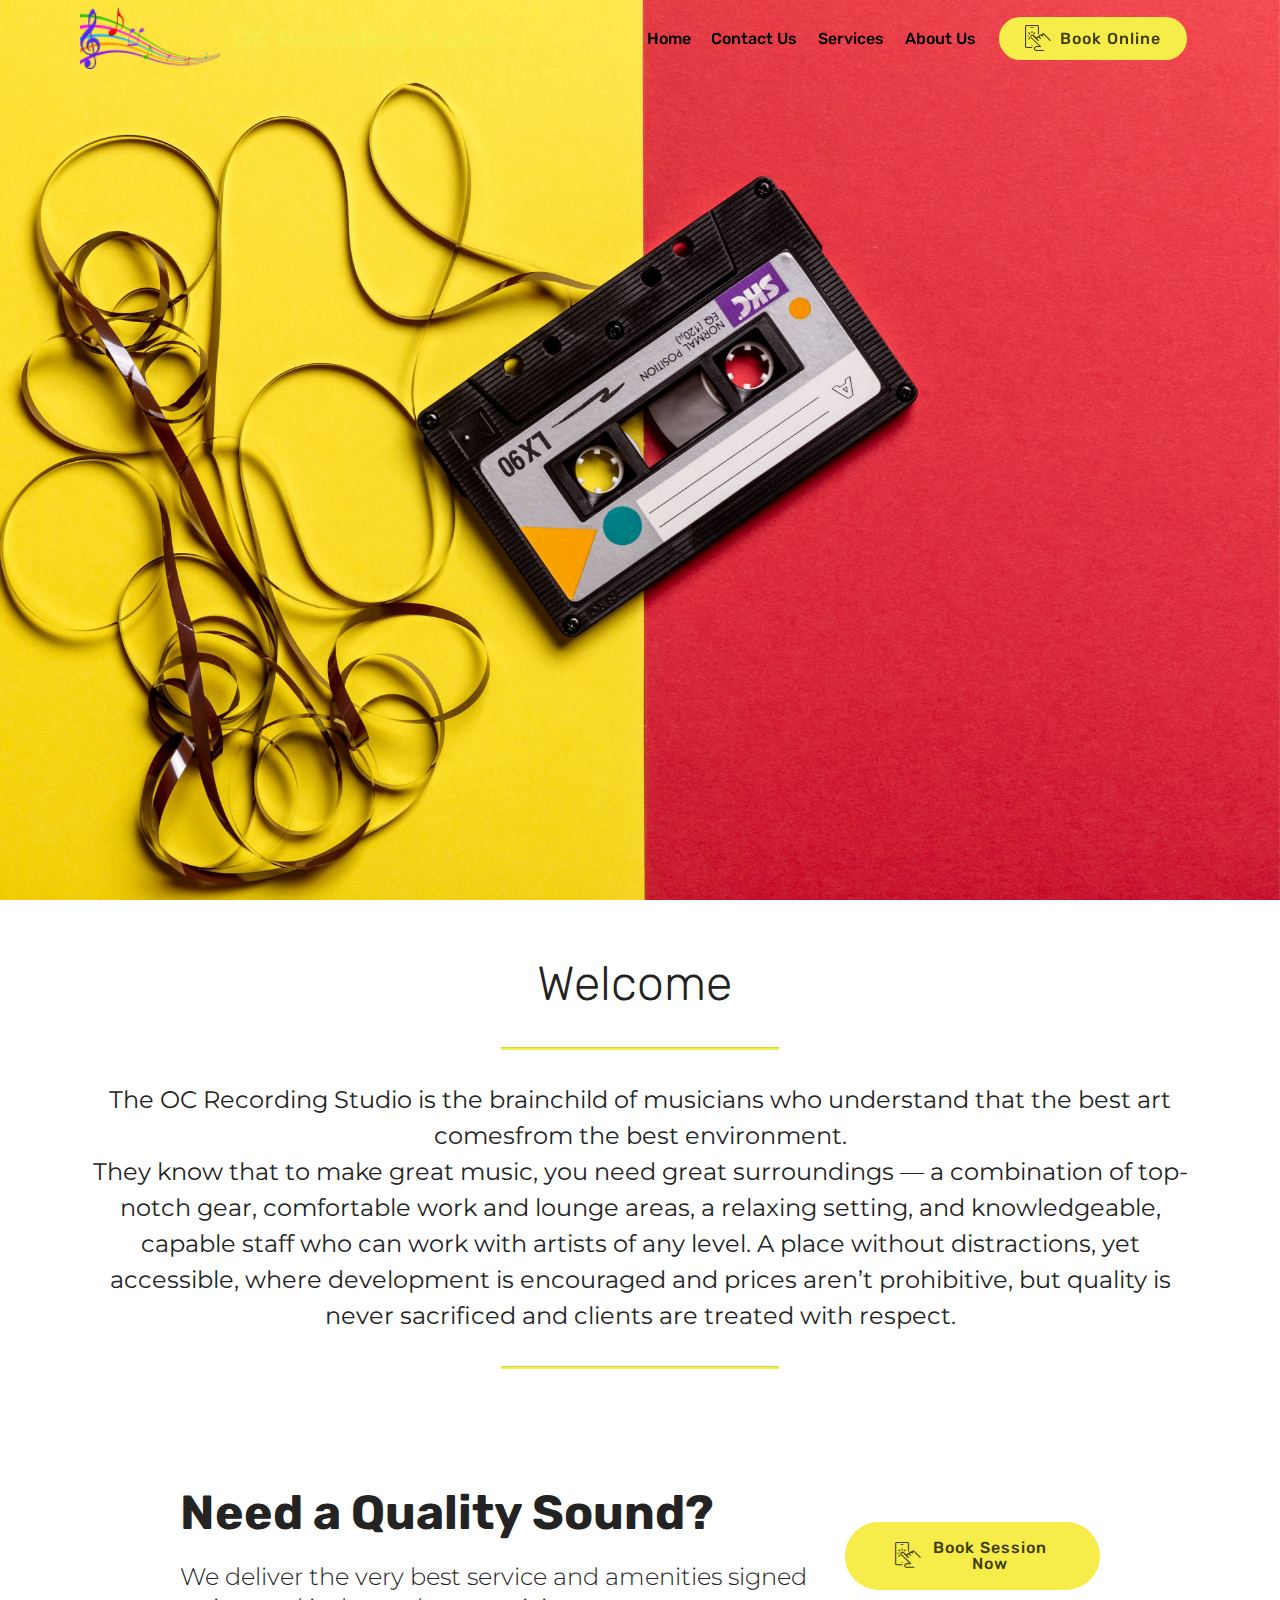
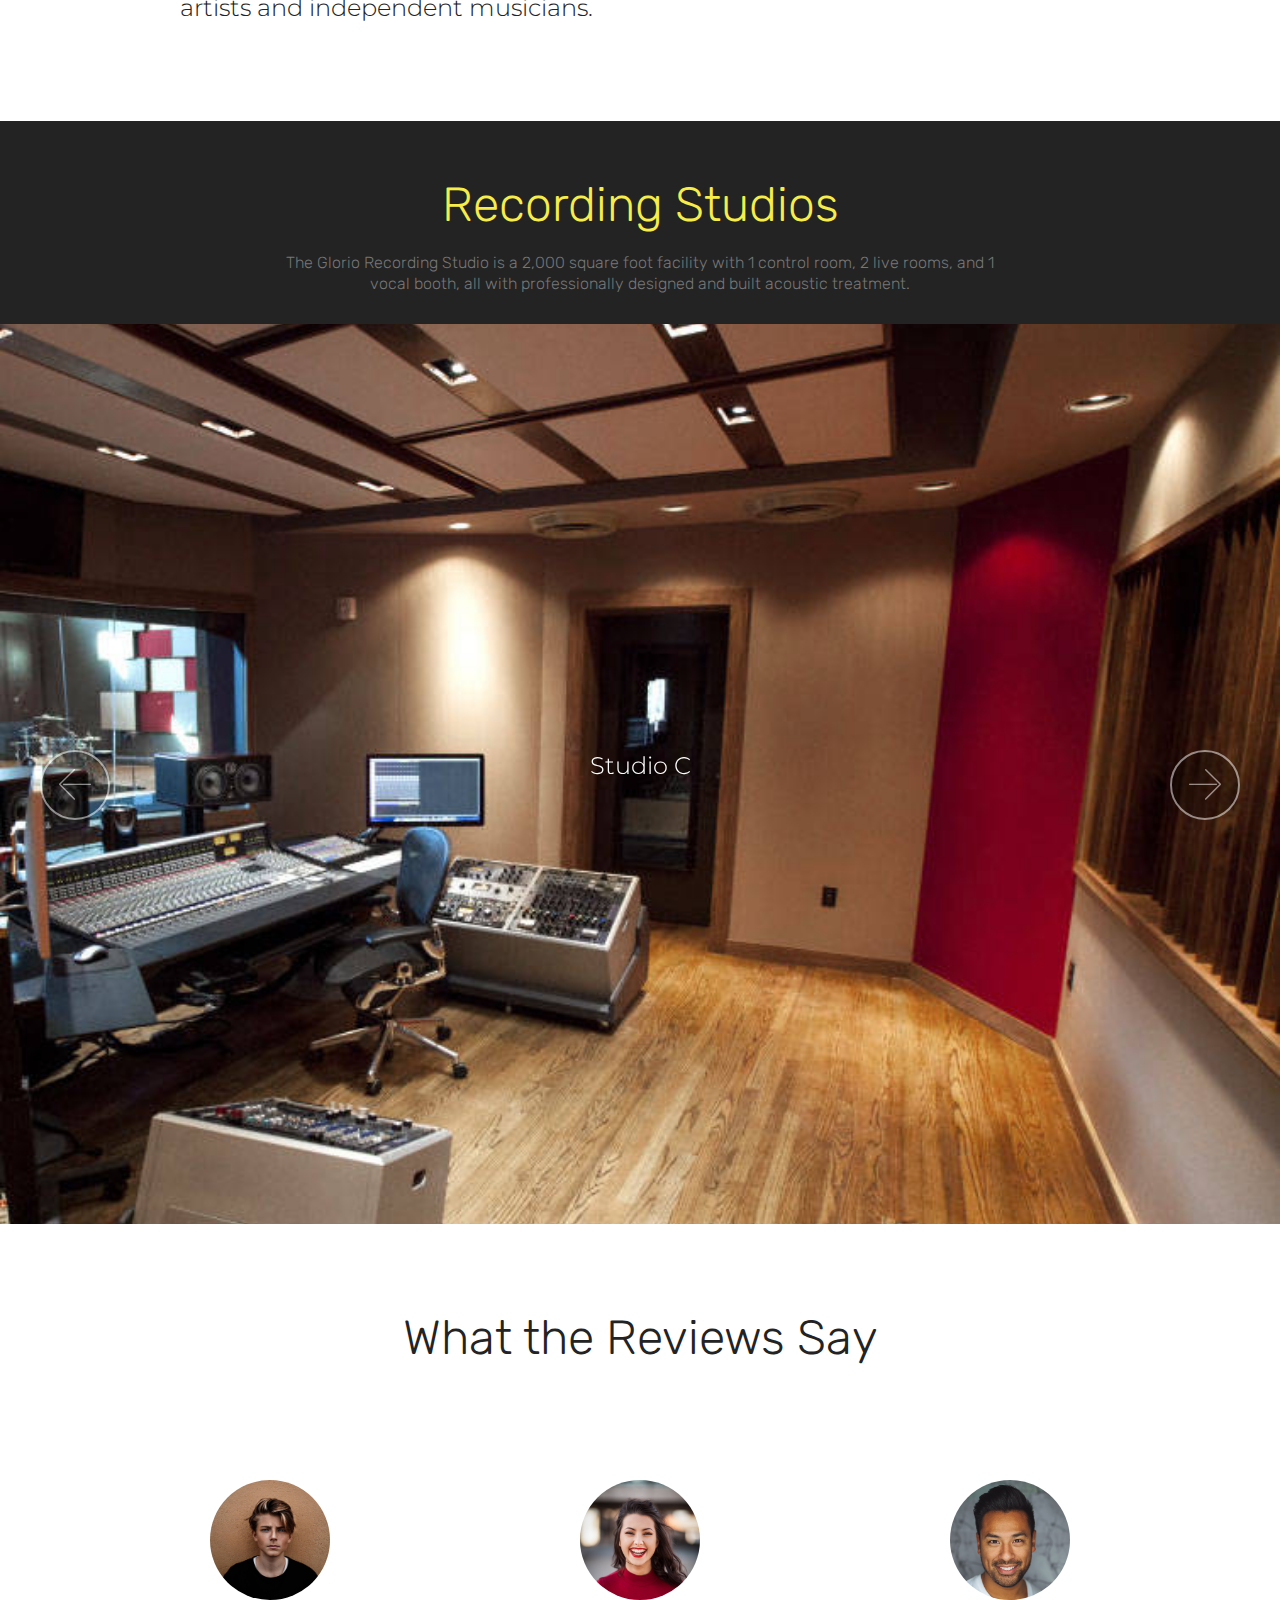
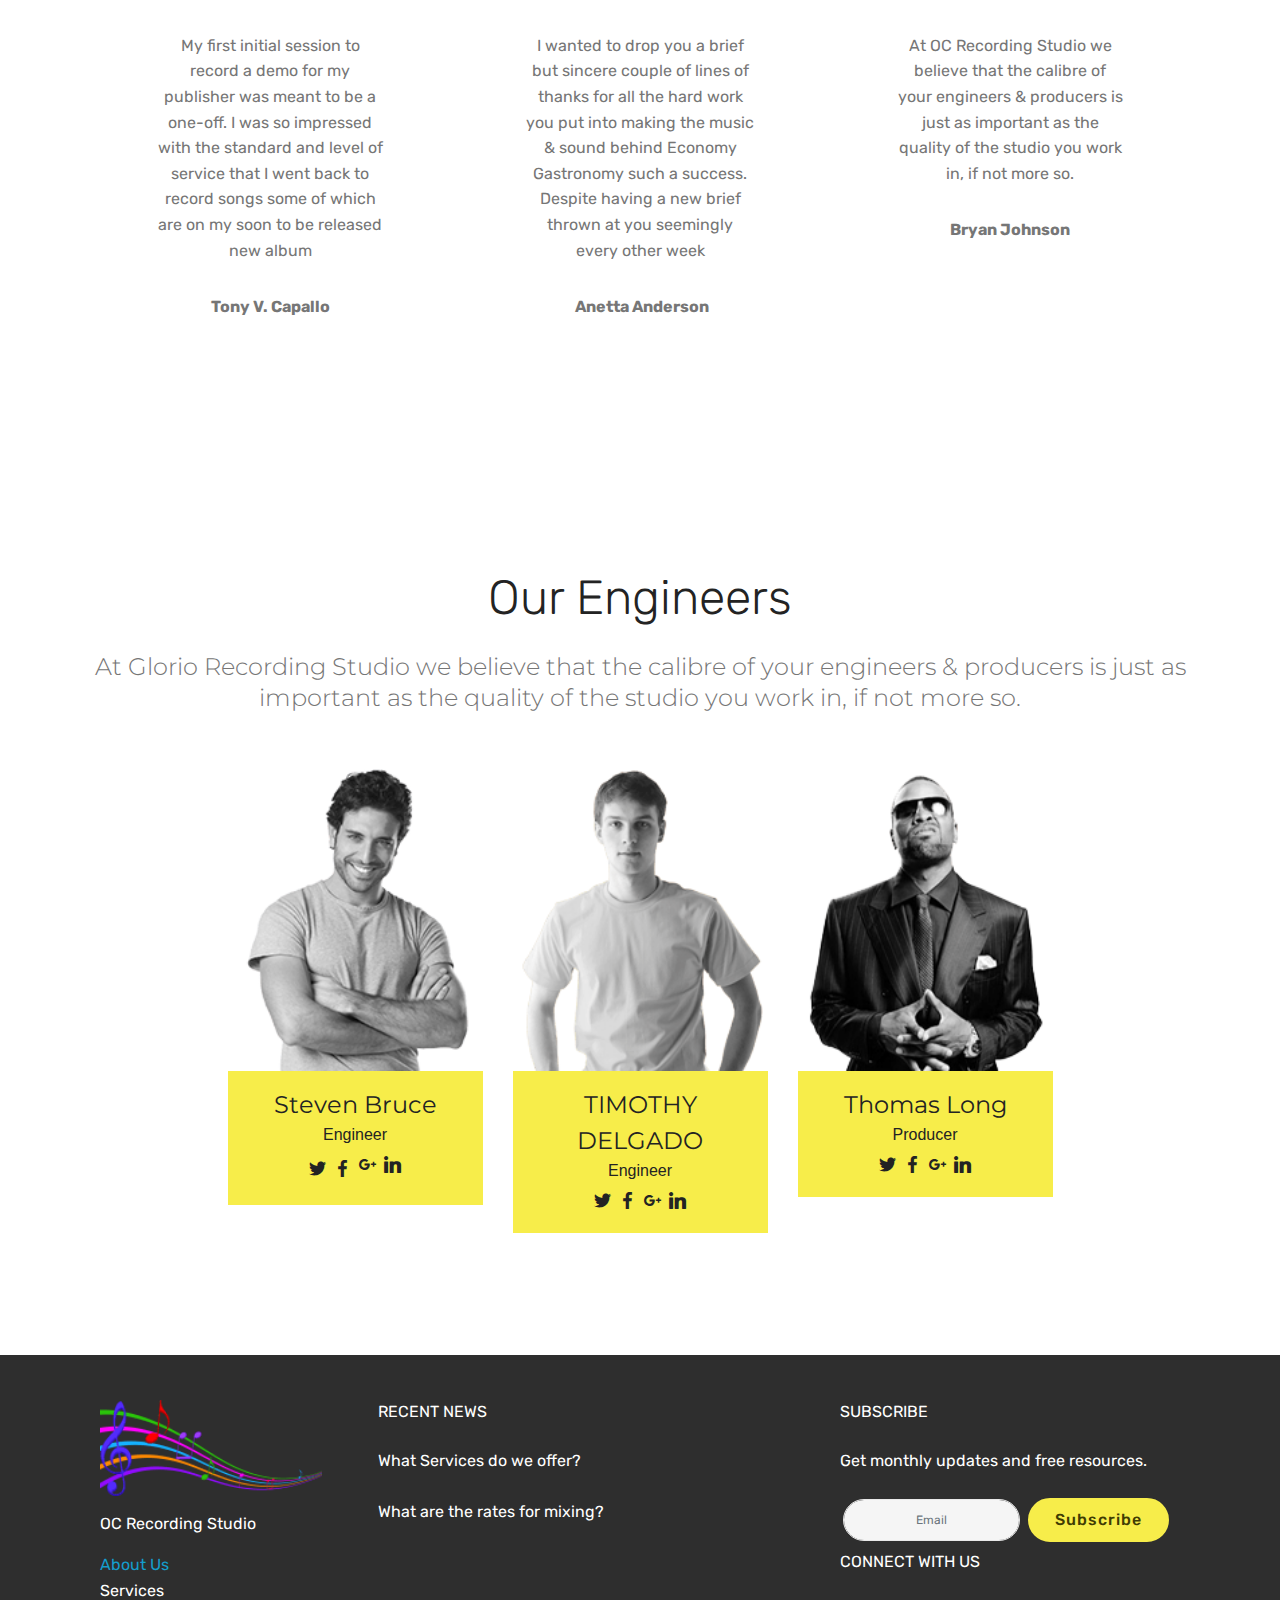
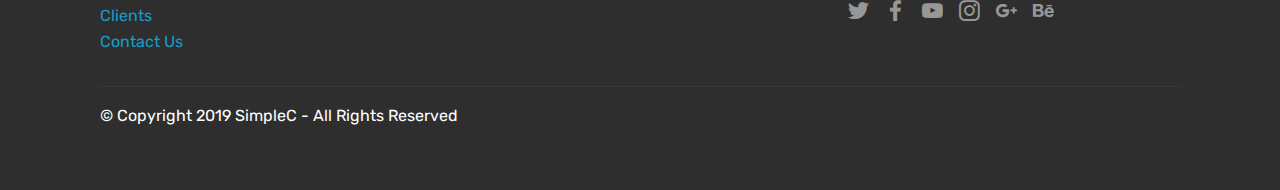
<file: index.html>
<!DOCTYPE html>
<html  >
<head>
  <!-- Site made with Mobirise Website Builder v4.10.7, https://mobirise.com -->
  <meta charset="UTF-8">
  <meta http-equiv="X-UA-Compatible" content="IE=edge">
  <meta name="generator" content="Mobirise v4.10.7, mobirise.com">
  <meta name="viewport" content="width=device-width, initial-scale=1, minimum-scale=1">
  <link rel="shortcut icon" href="assets/images/music-notes-clip-art-122x53.png" type="image/x-icon">
  <meta name="description" content="">
  
  <title>Home</title>
  <link rel="stylesheet" href="assets/web/assets/mobirise-icons/mobirise-icons.css">
  <link rel="stylesheet" href="assets/tether/tether.min.css">
  <link rel="stylesheet" href="assets/soundcloud-plugin/style.css">
  <link rel="stylesheet" href="assets/bootstrap/css/bootstrap.min.css">
  <link rel="stylesheet" href="assets/bootstrap/css/bootstrap-grid.min.css">
  <link rel="stylesheet" href="assets/bootstrap/css/bootstrap-reboot.min.css">
  <link rel="stylesheet" href="assets/dropdown/css/style.css">
  <link rel="stylesheet" href="assets/socicon/css/styles.css">
  <link rel="stylesheet" href="assets/theme/css/style.css">
  <link rel="stylesheet" href="assets/mobirise/css/mbr-additional.css" type="text/css">
  
  
  
</head>
<body>
  <section class="menu cid-rClL3ZWH6R" once="menu" id="menu2-1">

    

    <nav class="navbar navbar-expand beta-menu navbar-dropdown align-items-center navbar-fixed-top navbar-toggleable-sm bg-color transparent">
        <button class="navbar-toggler navbar-toggler-right" type="button" data-toggle="collapse" data-target="#navbarSupportedContent" aria-controls="navbarSupportedContent" aria-expanded="false" aria-label="Toggle navigation">
            <div class="hamburger">
                <span></span>
                <span></span>
                <span></span>
                <span></span>
            </div>
        </button>
        <div class="menu-logo">
            <div class="navbar-brand">
                <span class="navbar-logo">
                    <a href="https://mobirise.co">
                        <img src="assets/images/music-notes-clip-art-122x53.png" alt="Mobirise" title="" style="height: 3.8rem;">
                    </a>
                </span>
                <span class="navbar-caption-wrap"><a class="navbar-caption text-success display-5" href="https://mobirise.co">
                        OC Recording Studio</a></span>
            </div>
        </div>
        <div class="collapse navbar-collapse" id="navbarSupportedContent">
            <ul class="navbar-nav nav-dropdown" data-app-modern-menu="true"><li class="nav-item">
                    <a class="nav-link link text-black display-4" href="index.html">Home</a>
                </li><li class="nav-item"><a class="nav-link link text-black display-4" href="page3.html">Contact Us</a></li><li class="nav-item"><a class="nav-link link text-black display-4" href="page4.html">Services</a></li>
                <li class="nav-item">
                    <a class="nav-link link text-black display-4" href="page2.html">
                        About Us
                    </a>
                </li></ul>
            <div class="navbar-buttons mbr-section-btn"><a class="btn btn-sm btn-success display-4" href="https://calendly.com/jastudio/member" target="_blank"><span class="mbri-touch mbr-iconfont mbr-iconfont-btn"></span>
                    
                    Book Online</a></div>
        </div>
    </nav>
</section>

<section class="engine"><a href="https://mobirise.info/x">free css templates</a></section><section class="header9 cid-rClKZ4uMl5 mbr-fullscreen mbr-parallax-background" id="header9-0">

    

    

    <div class="container">
        <div class="media-container-column mbr-white col-lg-8 col-md-10">
            
            
            
            
        </div>
    </div>

    
</section>

<section class="mbr-section content4 cid-rCrvVRXDWo" id="content4-2">

    

    <div class="container">
        <div class="media-container-row">
            <div class="title col-12 col-md-8">
                <h2 class="align-center pb-3 mbr-fonts-style display-2">
                    Welcome&nbsp;</h2>
                
                
            </div>
        </div>
    </div>
</section>

<section class="mbr-section article content9 cid-rCrw8pLJg1" id="content9-3">
    
     

    <div class="container">
        <div class="inner-container" style="width: 100%;">
            <hr class="line" style="width: 25%;">
            <div class="section-text align-center mbr-fonts-style display-5">The OC Recording Studio is the brainchild of musicians who understand that the best art comesfrom the best environment.
<div>
</div><div>They know that to make great music, you need great surroundings — a combination of top-notch gear, comfortable work and lounge areas, a relaxing setting, and knowledgeable, capable staff who can work with artists of any level. A place without distractions, yet accessible, where development is encouraged and prices aren’t prohibitive, but quality is never sacrificed and clients are treated with respect.</div></div>
            <hr class="line" style="width: 25%;">
        </div>
        </div>
</section>

<section class="mbr-section info2 cid-rCrx8Qpu6S" id="info2-4">

    

    

    <div class="container">
        <div class="row main justify-content-center">
            <div class="media-container-column col-12 col-lg-3 col-md-4">
                <div class="mbr-section-btn align-left py-4"><a class="btn btn-success display-4" href="https://calendly.com/jastudio/" target="_blank"><span class="mbri-touch mbr-iconfont mbr-iconfont-btn"></span>
                    
                    Book Session Now</a></div>
            </div>
            <div class="media-container-column title col-12 col-lg-7 col-md-6">
                <h2 class="align-right mbr-bold mbr-white pb-3 mbr-fonts-style display-2">Need a Quality Sound?</h2>
                <h3 class="mbr-section-subtitle align-right mbr-light mbr-white mbr-fonts-style display-5">We deliver the very best service and amenities signed artists and independent musicians.</h3>
            </div>
        </div>
    </div>
</section>

<section class="mbr-section content4 cid-rCrzgKe5Yh" id="content4-6">

    

    <div class="container">
        <div class="media-container-row">
            <div class="title col-12 col-md-8">
                <h2 class="align-center pb-3 mbr-fonts-style display-2">Recording Studios</h2>
                <h3 class="mbr-section-subtitle align-center mbr-light mbr-fonts-style display-7">The Glorio Recording Studio is a 2,000 square foot facility with 1 control room, 2 live rooms, and 1 vocal booth, all with professionally designed and built acoustic treatment.
<div>
</div><div><br></div></h3>
                
            </div>
        </div>
    </div>
</section>

<section class="carousel slide cid-rCrylMUqvr" data-interval="false" id="slider1-5">

    

    <div class="full-screen"><div class="mbr-slider slide carousel" data-pause="true" data-keyboard="false" data-ride="false" data-interval="false"><div class="carousel-inner" role="listbox"><div class="carousel-item slider-fullscreen-image" data-bg-video-slide="false" style="background-image: url(assets/images/studio-1-2-755x606.jpg);"><div class="container container-slide"><div class="image_wrapper"><div class="mbr-overlay"></div><img src="assets/images/studio-1-2-755x606.jpg"><div class="carousel-caption justify-content-center"><div class="col-10 align-center"><p class="lead mbr-text mbr-fonts-style display-5">Studio A</p></div></div></div></div></div><div class="carousel-item slider-fullscreen-image" data-bg-video-slide="false" style="background-image: url(assets/images/studio-2-2-755x606.jpg);"><div class="container container-slide"><div class="image_wrapper"><div class="mbr-overlay"></div><img src="assets/images/studio-2-2-755x606.jpg"><div class="carousel-caption justify-content-center"><div class="col-10 align-left"><p class="lead mbr-text mbr-fonts-style display-5">Studio B</p></div></div></div></div></div><div class="carousel-item slider-fullscreen-image active" data-bg-video-slide="false" style="background-image: url(assets/images/studio-3-2-755x606.jpg);"><div class="container container-slide"><div class="image_wrapper"><img src="assets/images/studio-3-2-755x606.jpg"><div class="carousel-caption justify-content-center"><div class="col-10 align-right"><p class="lead mbr-text mbr-fonts-style display-5">Studio C</p></div></div></div></div></div></div><a data-app-prevent-settings="" class="carousel-control carousel-control-prev" role="button" data-slide="prev" href="#slider1-5"><span aria-hidden="true" class="mbri-left mbr-iconfont"></span><span class="sr-only">Previous</span></a><a data-app-prevent-settings="" class="carousel-control carousel-control-next" role="button" data-slide="next" href="#slider1-5"><span aria-hidden="true" class="mbri-right mbr-iconfont"></span><span class="sr-only">Next</span></a></div></div>

</section>

<section class="testimonials1 cid-rCrAgB22lx" id="testimonials1-7">

    

    
    <div class="container">
        <div class="media-container-row">
            <div class="title col-12 align-center">
                <h2 class="pb-3 mbr-fonts-style display-2">What the Reviews Say</h2>
                
            </div>
        </div>
    </div>

    <div class="container pt-3 mt-2">
        <div class="media-container-row">
            <div class="mbr-testimonial p-3 align-center col-12 col-md-6 col-lg-4">
                <div class="panel-item p-3">
                    <div class="card-block">
                        <div class="testimonial-photo">
                            <img src="assets/images/face1.jpg">
                        </div>
                        <p class="mbr-text mbr-fonts-style display-7">
                           My first initial session to record a demo for my publisher was meant to be a one-off. I was so impressed with the standard and level of service that I went back to record songs some of which are on my soon to be released new album
                        </p>
                    </div>
                    <div class="card-footer">
                        <div class="mbr-author-name mbr-bold mbr-fonts-style display-7">Tony V. Capallo</div>
                        
                    </div>
                </div>
            </div>

            <div class="mbr-testimonial p-3 align-center col-12 col-md-6 col-lg-4">
                <div class="panel-item p-3">
                    <div class="card-block">
                        <div class="testimonial-photo">
                            <img src="assets/images/face2.jpg">
                        </div>
                        <p class="mbr-text mbr-fonts-style display-7">
                           I wanted to drop you a brief but sincere couple of lines of thanks for all the hard work you put into making the music &amp; sound behind Economy Gastronomy such a success. Despite having a new brief thrown at you seemingly every other week
                        </p>
                    </div>
                    <div class="card-footer">
                        <div class="mbr-author-name mbr-bold mbr-fonts-style display-7">&nbsp;Anetta Anderson</div>
                        
                    </div>
                </div>
            </div>

            <div class="mbr-testimonial p-3 align-center col-12 col-md-6 col-lg-4">
                <div class="panel-item p-3">
                    <div class="card-block">
                        <div class="testimonial-photo">
                            <img src="assets/images/face3.jpg">
                        </div>
                        <p class="mbr-text mbr-fonts-style display-7">
                           At OC Recording Studio we believe that the calibre of your engineers &amp; producers is just as important as the quality of the studio you work in, if not more so.
                        </p>
                    </div>
                    <div class="card-footer">
                        <div class="mbr-author-name mbr-bold mbr-fonts-style display-7">Bryan Johnson</div>
                        
                    </div>
                </div>
            </div>

            

            

            
        </div>
    </div>   
</section>

<section class="team1 cid-rCrBN2BqY4" id="team1-8">
    
    
    
    <div class="container align-center">
        <h2 class="pb-3 mbr-fonts-style mbr-section-title display-2">Our Engineers</h2>
        <h3 class="pb-5 mbr-section-subtitle mbr-fonts-style mbr-light display-5">At Glorio Recording Studio we believe that the calibre of your engineers &amp; producers is just as important as the quality of the studio you work in, if not more so.</h3>
        <div class="row media-row">
            
        <div class="team-item col-lg-3 col-md-6">
                <div class="item-image">
                    <img src="assets/images/team-member-1-2-190x225.png" alt="" title="">
                </div>
                <div class="item-caption py-3">
                    <div class="item-name px-2">
                        <p class="mbr-fonts-style display-5">
                           Steven Bruce</p>
                    </div>
                    <div class="item-role px-2">
                        <p>Engineer</p>
                    </div>
                    <div class="item-social pt-2">
                        
                            <span class="p-1 mbr-iconfont mbr-iconfont-social socicon-twitter socicon"></span>
                        
                        
                            <span class="p-1 mbr-iconfont mbr-iconfont-social socicon-facebook socicon"></span>
                        
                        <a href="https://plus.google.com/u/0/+Mobirise" target="_blank">
                            <span class="p-1 socicon-googleplus socicon mbr-iconfont mbr-iconfont-social"></span>
                        </a>
                        <a href="https://www.linkedin.com/in/mobirise" target="_blank">
                            <span class="p-1 socicon-linkedin socicon mbr-iconfont mbr-iconfont-social"></span>
                        </a>
                        <a href="https://www.instagram.com/mobirise/" target="_blank">
                            
                        </a>
                        <a href="https://www.youtube.com/channel/UCt_tncVAetpK5JeM8L-8jyw" target="_blank">    
                            
                        </a>
                    </div>
                </div>
            </div><div class="team-item col-lg-3 col-md-6">
                <div class="item-image">
                    <img src="assets/images/team-member-2-2-190x225.png" alt="" title="">
                </div>
                <div class="item-caption py-3">
                    <div class="item-name px-2">
                        <p class="mbr-fonts-style display-5">
                           TIMOTHY DELGADO</p>
                    </div>
                    <div class="item-role px-2">
                        <p>Engineer</p>
                    </div>
                    <div class="item-social pt-2">
                        <a href="https://twitter.com/mobirise" target="_blank">
                            <span class="p-1 socicon-twitter socicon mbr-iconfont mbr-iconfont-social"></span>
                        </a>
                        <a href="https://www.facebook.com/pages/Mobirise/1616226671953247" target="_blank">
                            <span class="p-1 socicon-facebook socicon mbr-iconfont mbr-iconfont-social"></span>
                        </a>
                        <a href="https://plus.google.com/u/0/+Mobirise" target="_blank">
                            <span class="p-1 socicon-googleplus socicon mbr-iconfont mbr-iconfont-social"></span>
                        </a>
                        <a href="https://www.linkedin.com/in/mobirise" target="_blank">
                            <span class="p-1 socicon-linkedin socicon mbr-iconfont mbr-iconfont-social"></span>
                        </a>
                        <a href="https://www.instagram.com/mobirise/" target="_blank">
                            
                        </a>
                        <a href="https://www.youtube.com/channel/UCt_tncVAetpK5JeM8L-8jyw" target="_blank">    
                            
                        </a>
                    </div>
                </div>
            </div><div class="team-item col-lg-3 col-md-6">
                <div class="item-image">
                    <img src="assets/images/team-member-4-2-190x225.png" alt="" title="">
                </div>
                <div class="item-caption py-3">
                    <div class="item-name px-2">
                        <p class="mbr-fonts-style display-5">
                           Thomas Long</p>
                    </div>
                    <div class="item-role px-2">
                        <p>Producer</p>
                    </div>
                    <div class="item-social pt-2">
                        <a href="https://twitter.com/mobirise" target="_blank">
                            <span class="p-1 socicon-twitter socicon mbr-iconfont mbr-iconfont-social"></span>
                        </a>
                        <a href="https://www.facebook.com/pages/Mobirise/1616226671953247" target="_blank">
                            <span class="p-1 socicon-facebook socicon mbr-iconfont mbr-iconfont-social"></span>
                        </a>
                        <a href="https://plus.google.com/u/0/+Mobirise" target="_blank">
                            <span class="p-1 socicon-googleplus socicon mbr-iconfont mbr-iconfont-social"></span>
                        </a>
                        <a href="https://www.linkedin.com/in/mobirise" target="_blank">
                            <span class="p-1 socicon-linkedin socicon mbr-iconfont mbr-iconfont-social"></span>
                        </a>
                        <a href="https://www.instagram.com/mobirise/" target="_blank">
                            
                        </a>
                        <a href="https://www.youtube.com/channel/UCt_tncVAetpK5JeM8L-8jyw" target="_blank">    
                            
                        </a>
                    </div>
                </div>
            </div></div>    
    </div>
</section>

<section class="footer4 cid-rCrD7rkBuB" id="footer4-9">

    

    

    <div class="container">
        <div class="media-container-row content mbr-white">
            <div class="col-md-3 col-sm-4">
                <div class="mb-3 img-logo">
                    <a href="https://mobirise.co/">
                        <img src="assets/images/music-notes-clip-art-192x83.png" alt="Mobirise" title="">
                    </a>
                </div>
                <p class="mb-3 mbr-fonts-style foot-title display-7">
                    OC Recording Studio</p>
                <p class="mbr-text mbr-fonts-style mbr-links-column display-7">
                    <a href="page2.html" class="text-white"></a><a href="page2.html">About Us
</a>                    <br><a href="page4.html" class="text-white">Services</a>
                    <br><a href="page1.html">Clients</a><br><a href="page3.html" class="text-white"></a><a href="page3.html">Contact Us</a></p>
            </div>
            <div class="col-md-4 col-sm-8">
                <p class="mb-4 foot-title mbr-fonts-style display-7">
                    RECENT NEWS
                </p>
                <p class="mbr-text mbr-fonts-style foot-text display-7">What Services do we offer?<br>
                    <br>What are the rates for mixing?</p>
            </div>
            <div class="col-md-4 offset-md-1 col-sm-12">
                <p class="mb-4 foot-title mbr-fonts-style display-7">
                    SUBSCRIBE
                </p>
                <p class="mbr-text mbr-fonts-style form-text display-7">
                    Get monthly updates and free resources.
                </p>
                <div class="media-container-column" data-form-type="formoid">
                    <!---Formbuilder Form--->
                    <form action="https://mobirise.com/" method="POST" class="mbr-form form-with-styler" data-form-title="Mobirise Form"><input type="hidden" name="email" data-form-email="true" value="7MZUR8/XJshb2cIs9LQX8DJb38zfnq3WxPEXeeOi9Y9193Y1WWw/11RuStDdjmF0gzVah9v2cIFUYsw/7VjcVv63NdplKgpLkI26bSyqy8lLHsH/QQvCo5eQxuekVwe/">
                        <div class="row form-inline justify-content-center">
                            <div hidden="hidden" data-form-alert="" class="alert alert-success col-12">Thanks for filling out the form!</div>
                            <div hidden="hidden" data-form-alert-danger="" class="alert alert-danger col-12">
                                                    </div>
                        </div>
                        <div class="dragArea row form-inline justify-content-center">
                            <div class="col-auto  form-group " data-for="email">
                                <input type="email" name="email" placeholder="Email" data-form-field="Email" required="required" class="form-control input-sm input-inverse my-2 display-7" id="email-footer4-9">
                            </div>
                            <div class="col-auto  input-group-btn  m-2"><button type="submit" class="btn m-0 btn-success display-4">Subscribe</button></div>
                        </div>
                    </form><!---Formbuilder Form--->
                </div>
                <p class="mb-4 mbr-fonts-style foot-title display-7">
                    CONNECT WITH US
                </p>
                <div class="social-list pl-0 mb-0">
                        <div class="soc-item">
                            <a href="https://twitter.com/mobirise" target="_blank">
                                <span class="socicon-twitter socicon mbr-iconfont mbr-iconfont-social"></span>
                            </a>
                        </div>
                        <div class="soc-item">
                            <a href="https://www.facebook.com/pages/Mobirise/1616226671953247" target="_blank">
                                <span class="socicon-facebook socicon mbr-iconfont mbr-iconfont-social"></span>
                            </a>
                        </div>
                        <div class="soc-item">
                            <a href="https://www.youtube.com/c/mobirise" target="_blank">
                                <span class="socicon-youtube socicon mbr-iconfont mbr-iconfont-social"></span>
                            </a>
                        </div>
                        <div class="soc-item">
                            <a href="https://instagram.com/mobirise" target="_blank">
                                <span class="socicon-instagram socicon mbr-iconfont mbr-iconfont-social"></span>
                            </a>
                        </div>
                        <div class="soc-item">
                            <a href="https://plus.google.com/u/0/+Mobirise" target="_blank">
                                <span class="socicon-googleplus socicon mbr-iconfont mbr-iconfont-social"></span>
                            </a>
                        </div>
                        <div class="soc-item">
                            <a href="https://www.behance.net/Mobirise" target="_blank">
                                <span class="socicon-behance socicon mbr-iconfont mbr-iconfont-social"></span>
                            </a>
                        </div>
                </div>
            </div>
        </div>
        <div class="footer-lower">
            <div class="media-container-row">
                <div class="col-sm-12">
                    <hr>
                </div>
            </div>
            <div class="media-container-row mbr-white">
                <div class="col-sm-12 copyright">
                    <p class="mbr-text mbr-fonts-style display-7">
                        © Copyright 2019 SimpleC - All Rights Reserved
                    </p>
                </div>
            </div>
        </div>
    </div>
</section>


  <script src="assets/web/assets/jquery/jquery.min.js"></script>
  <script src="assets/popper/popper.min.js"></script>
  <script src="assets/tether/tether.min.js"></script>
  <script src="assets/bootstrap/js/bootstrap.min.js"></script>
  <script src="assets/dropdown/js/nav-dropdown.js"></script>
  <script src="assets/dropdown/js/navbar-dropdown.js"></script>
  <script src="assets/parallax/jarallax.min.js"></script>
  <script src="assets/touchswipe/jquery.touch-swipe.min.js"></script>
  <script src="assets/ytplayer/jquery.mb.ytplayer.min.js"></script>
  <script src="assets/vimeoplayer/jquery.mb.vimeo_player.js"></script>
  <script src="assets/smoothscroll/smooth-scroll.js"></script>
  <script src="assets/bootstrapcarouselswipe/bootstrap-carousel-swipe.js"></script>
  <script src="assets/theme/js/script.js"></script>
  <script src="assets/slidervideo/script.js"></script>
  <script src="assets/formoid/formoid.min.js"></script>
  
  
</body>
</html>
</file>
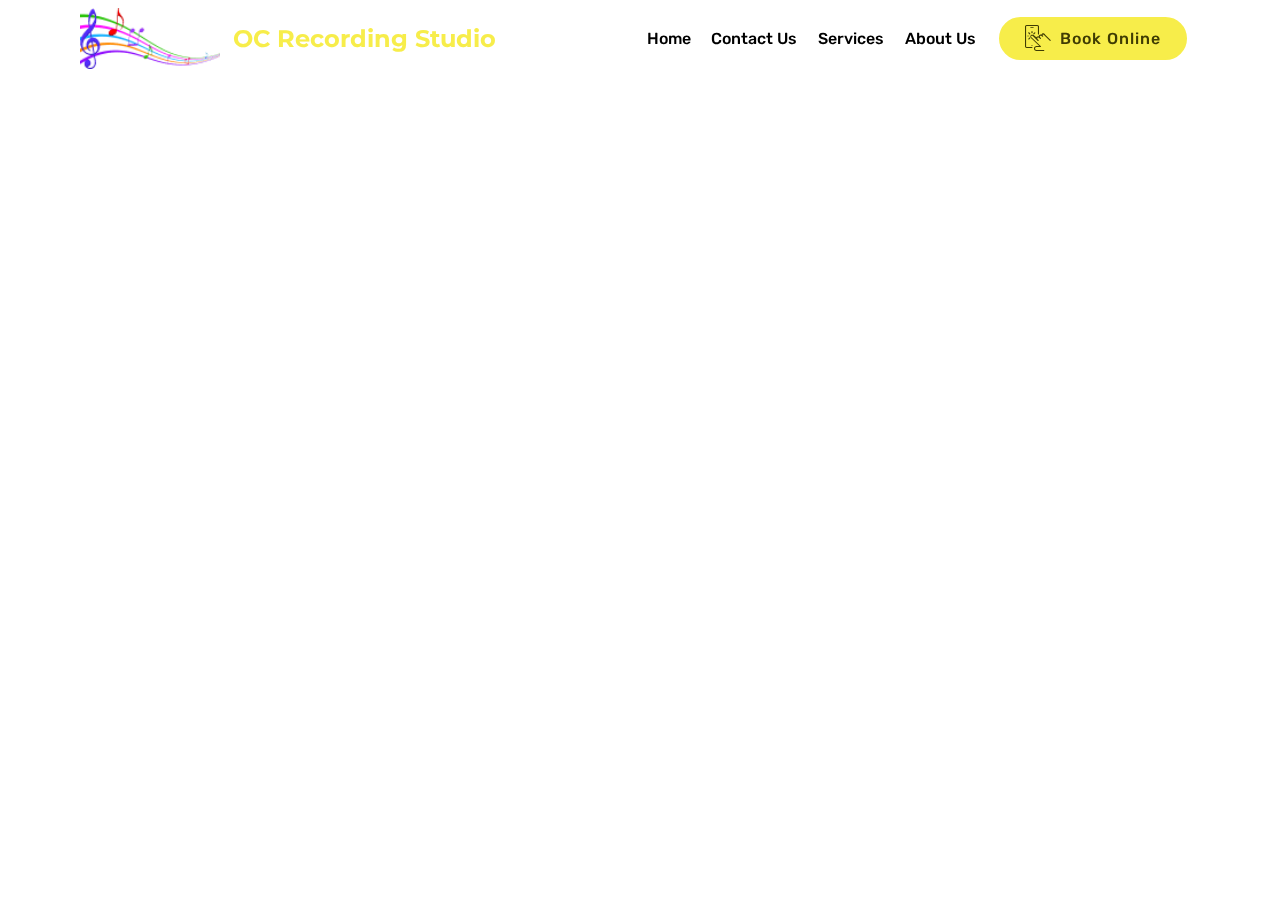
<file: page1.html>
<!DOCTYPE html>
<html  >
<head>
  <!-- Site made with Mobirise Website Builder v4.10.7, https://mobirise.com -->
  <meta charset="UTF-8">
  <meta http-equiv="X-UA-Compatible" content="IE=edge">
  <meta name="generator" content="Mobirise v4.10.7, mobirise.com">
  <meta name="viewport" content="width=device-width, initial-scale=1, minimum-scale=1">
  <link rel="shortcut icon" href="assets/images/music-notes-clip-art-122x53.png" type="image/x-icon">
  <meta name="description" content="Website Builder Description">
  
  <title>Our Clients</title>
  <link rel="stylesheet" href="assets/web/assets/mobirise-icons/mobirise-icons.css">
  <link rel="stylesheet" href="assets/tether/tether.min.css">
  <link rel="stylesheet" href="assets/bootstrap/css/bootstrap.min.css">
  <link rel="stylesheet" href="assets/bootstrap/css/bootstrap-grid.min.css">
  <link rel="stylesheet" href="assets/bootstrap/css/bootstrap-reboot.min.css">
  <link rel="stylesheet" href="assets/soundcloud-plugin/style.css">
  <link rel="stylesheet" href="assets/dropdown/css/style.css">
  <link rel="stylesheet" href="assets/theme/css/style.css">
  <link rel="stylesheet" href="assets/mobirise/css/mbr-additional.css" type="text/css">
  
  
  
</head>
<body>
  <section class="menu cid-rClL3ZWH6R" once="menu" id="menu2-a">

    

    <nav class="navbar navbar-expand beta-menu navbar-dropdown align-items-center navbar-fixed-top navbar-toggleable-sm bg-color transparent">
        <button class="navbar-toggler navbar-toggler-right" type="button" data-toggle="collapse" data-target="#navbarSupportedContent" aria-controls="navbarSupportedContent" aria-expanded="false" aria-label="Toggle navigation">
            <div class="hamburger">
                <span></span>
                <span></span>
                <span></span>
                <span></span>
            </div>
        </button>
        <div class="menu-logo">
            <div class="navbar-brand">
                <span class="navbar-logo">
                    <a href="https://mobirise.co">
                        <img src="assets/images/music-notes-clip-art-122x53.png" alt="Mobirise" title="" style="height: 3.8rem;">
                    </a>
                </span>
                <span class="navbar-caption-wrap"><a class="navbar-caption text-success display-5" href="https://mobirise.co">
                        OC Recording Studio</a></span>
            </div>
        </div>
        <div class="collapse navbar-collapse" id="navbarSupportedContent">
            <ul class="navbar-nav nav-dropdown" data-app-modern-menu="true"><li class="nav-item">
                    <a class="nav-link link text-black display-4" href="index.html">Home</a>
                </li><li class="nav-item"><a class="nav-link link text-black display-4" href="page3.html">Contact Us</a></li><li class="nav-item"><a class="nav-link link text-black display-4" href="page4.html">Services</a></li>
                <li class="nav-item">
                    <a class="nav-link link text-black display-4" href="page2.html">
                        About Us
                    </a>
                </li></ul>
            <div class="navbar-buttons mbr-section-btn"><a class="btn btn-sm btn-success display-4" href="https://calendly.com/jastudio/member" target="_blank"><span class="mbri-touch mbr-iconfont mbr-iconfont-btn"></span>
                    
                    Book Online</a></div>
        </div>
    </nav>
</section>


  <section class="engine"><a href="https://mobirise.info">Mobirise</a></section><script src="assets/web/assets/jquery/jquery.min.js"></script>
  <script src="assets/popper/popper.min.js"></script>
  <script src="assets/tether/tether.min.js"></script>
  <script src="assets/bootstrap/js/bootstrap.min.js"></script>
  <script src="assets/smoothscroll/smooth-scroll.js"></script>
  <script src="assets/dropdown/js/nav-dropdown.js"></script>
  <script src="assets/dropdown/js/navbar-dropdown.js"></script>
  <script src="assets/touchswipe/jquery.touch-swipe.min.js"></script>
  <script src="assets/theme/js/script.js"></script>
  
  
</body>
</html>
</file>
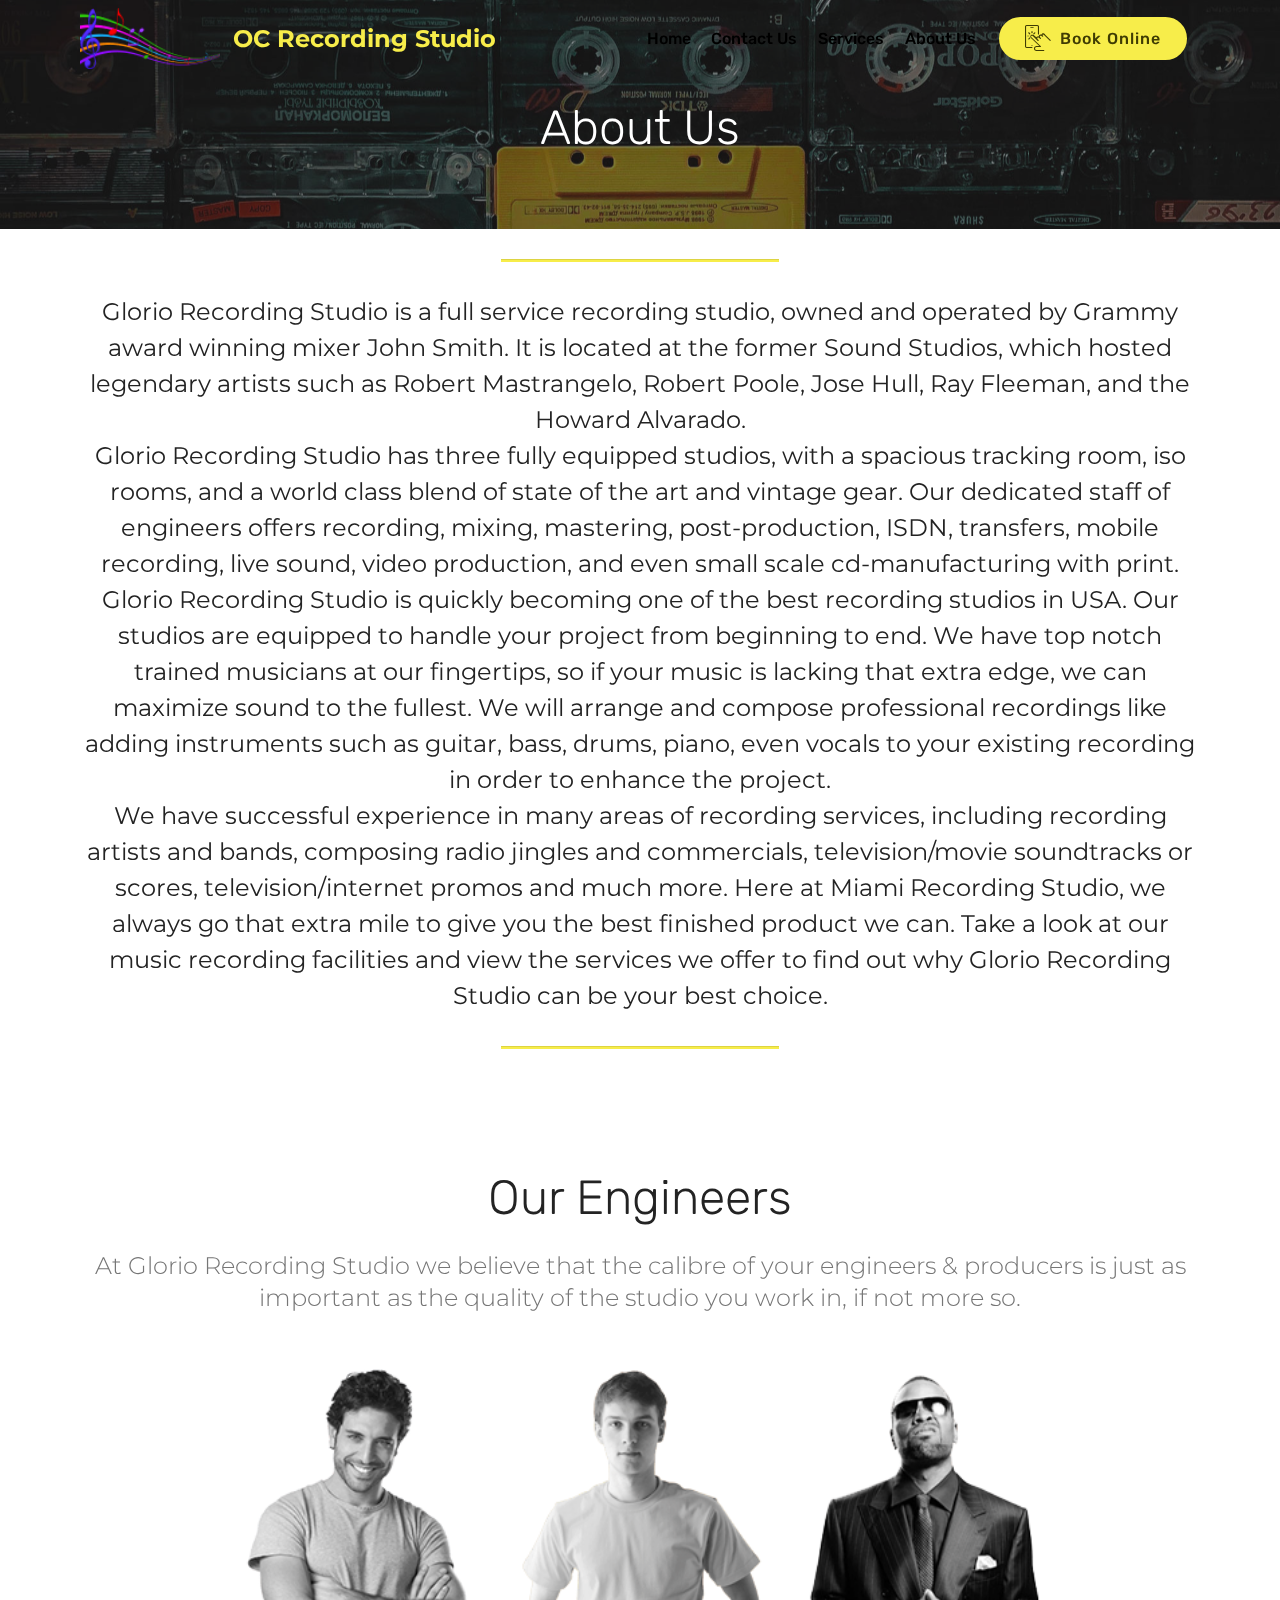
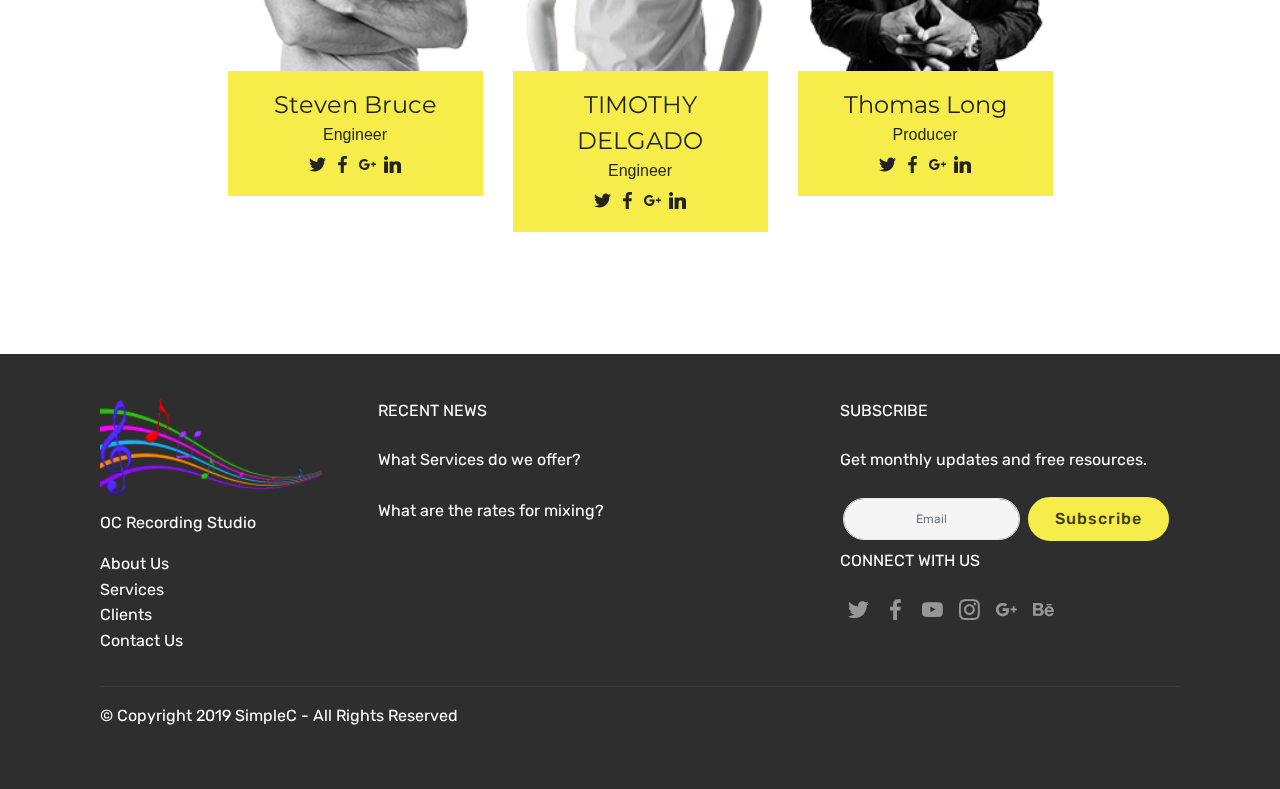
<file: page2.html>
<!DOCTYPE html>
<html  >
<head>
  <!-- Site made with Mobirise Website Builder v4.10.7, https://mobirise.com -->
  <meta charset="UTF-8">
  <meta http-equiv="X-UA-Compatible" content="IE=edge">
  <meta name="generator" content="Mobirise v4.10.7, mobirise.com">
  <meta name="viewport" content="width=device-width, initial-scale=1, minimum-scale=1">
  <link rel="shortcut icon" href="assets/images/music-notes-clip-art-122x53.png" type="image/x-icon">
  <meta name="description" content="Web Creator Description">
  
  <title>About Us</title>
  <link rel="stylesheet" href="assets/web/assets/mobirise-icons/mobirise-icons.css">
  <link rel="stylesheet" href="assets/tether/tether.min.css">
  <link rel="stylesheet" href="assets/soundcloud-plugin/style.css">
  <link rel="stylesheet" href="assets/bootstrap/css/bootstrap.min.css">
  <link rel="stylesheet" href="assets/bootstrap/css/bootstrap-grid.min.css">
  <link rel="stylesheet" href="assets/bootstrap/css/bootstrap-reboot.min.css">
  <link rel="stylesheet" href="assets/dropdown/css/style.css">
  <link rel="stylesheet" href="assets/socicon/css/styles.css">
  <link rel="stylesheet" href="assets/theme/css/style.css">
  <link rel="stylesheet" href="assets/mobirise/css/mbr-additional.css" type="text/css">
  
  
  
</head>
<body>
  <section class="menu cid-rClL3ZWH6R" once="menu" id="menu2-b">

    

    <nav class="navbar navbar-expand beta-menu navbar-dropdown align-items-center navbar-fixed-top navbar-toggleable-sm bg-color transparent">
        <button class="navbar-toggler navbar-toggler-right" type="button" data-toggle="collapse" data-target="#navbarSupportedContent" aria-controls="navbarSupportedContent" aria-expanded="false" aria-label="Toggle navigation">
            <div class="hamburger">
                <span></span>
                <span></span>
                <span></span>
                <span></span>
            </div>
        </button>
        <div class="menu-logo">
            <div class="navbar-brand">
                <span class="navbar-logo">
                    <a href="https://mobirise.co">
                        <img src="assets/images/music-notes-clip-art-122x53.png" alt="Mobirise" title="" style="height: 3.8rem;">
                    </a>
                </span>
                <span class="navbar-caption-wrap"><a class="navbar-caption text-success display-5" href="https://mobirise.co">
                        OC Recording Studio</a></span>
            </div>
        </div>
        <div class="collapse navbar-collapse" id="navbarSupportedContent">
            <ul class="navbar-nav nav-dropdown" data-app-modern-menu="true"><li class="nav-item">
                    <a class="nav-link link text-black display-4" href="index.html">Home</a>
                </li><li class="nav-item"><a class="nav-link link text-black display-4" href="page3.html">Contact Us</a></li><li class="nav-item"><a class="nav-link link text-black display-4" href="page4.html">Services</a></li>
                <li class="nav-item">
                    <a class="nav-link link text-black display-4" href="page2.html">
                        About Us
                    </a>
                </li></ul>
            <div class="navbar-buttons mbr-section-btn"><a class="btn btn-sm btn-success display-4" href="https://calendly.com/jastudio/member" target="_blank"><span class="mbri-touch mbr-iconfont mbr-iconfont-btn"></span>
                    
                    Book Online</a></div>
        </div>
    </nav>
</section>

<section class="engine"><a href="https://mobirise.info/i">free web creation software</a></section><section class="cid-rCrFSDMVcX mbr-parallax-background" id="header2-f">

    

    <div class="mbr-overlay" style="opacity: 0.5; background-color: rgb(35, 35, 35);"></div>

    <div class="container align-center">
        <div class="row justify-content-md-center">
            <div class="mbr-white col-md-10">
                
                
                <p class="mbr-text pb-3 mbr-fonts-style display-2">
                    About Us</p>
                
            </div>
        </div>
    </div>
    
</section>

<section class="mbr-section article content9 cid-rCrHCvR5mV" id="content9-h">
    
     

    <div class="container">
        <div class="inner-container" style="width: 100%;">
            <hr class="line" style="width: 25%;">
            <div class="section-text align-center mbr-fonts-style display-5">Glorio Recording Studio is a full service recording studio, owned and operated by Grammy award winning mixer John Smith. It is located at the former Sound Studios, which hosted legendary artists such as Robert Mastrangelo, Robert Poole, Jose Hull, Ray Fleeman, and the Howard Alvarado.
<div>
</div><div>Glorio Recording Studio has three fully equipped studios, with a spacious tracking room, iso rooms, and a world class blend of state of the art and vintage gear. Our dedicated staff of engineers offers recording, mixing, mastering, post-production, ISDN, transfers, mobile recording, live sound, video production, and even small scale cd-manufacturing with print.
</div><div>
</div><div>Glorio Recording Studio is quickly becoming one of the best recording studios in USA. Our studios are equipped to handle your project from beginning to end. We have top notch trained musicians at our fingertips, so if your music is lacking that extra edge, we can maximize sound to the fullest. We will arrange and compose professional recordings like adding instruments such as guitar, bass, drums, piano, even vocals to your existing recording in order to enhance the project.
</div><div>
</div><div>We have successful experience in many areas of recording services, including recording artists and bands, composing radio jingles and commercials, television/movie soundtracks or scores, television/internet promos and much more. Here at Miami Recording Studio, we always go that extra mile to give you the best finished product we can. Take a look at our music recording facilities and view the services we offer to find out why Glorio Recording Studio can be your best choice.</div></div>
            <hr class="line" style="width: 25%;">
        </div>
        </div>
</section>

<section class="team1 cid-rCrI0eUSgF" id="team1-i">
    
    
    
    <div class="container align-center">
        <h2 class="pb-3 mbr-fonts-style mbr-section-title display-2">Our Engineers</h2>
        <h3 class="pb-5 mbr-section-subtitle mbr-fonts-style mbr-light display-5">At Glorio Recording Studio we believe that the calibre of your engineers &amp; producers is just as important as the quality of the studio you work in, if not more so.</h3>
        <div class="row media-row">
            
        <div class="team-item col-lg-3 col-md-6">
                <div class="item-image">
                    <img src="assets/images/team-member-1-2-190x225.png" alt="" title="">
                </div>
                <div class="item-caption py-3">
                    <div class="item-name px-2">
                        <p class="mbr-fonts-style display-5">
                           Steven Bruce</p>
                    </div>
                    <div class="item-role px-2">
                        <p>Engineer</p>
                    </div>
                    <div class="item-social pt-2">
                        <a href="https://twitter.com/mobirise" target="_blank">
                            <span class="p-1 socicon-twitter socicon mbr-iconfont mbr-iconfont-social"></span>
                        </a>
                        <a href="https://www.facebook.com/pages/Mobirise/1616226671953247" target="_blank">
                            <span class="p-1 socicon-facebook socicon mbr-iconfont mbr-iconfont-social"></span>
                        </a>
                        <a href="https://plus.google.com/u/0/+Mobirise" target="_blank">
                            <span class="p-1 socicon-googleplus socicon mbr-iconfont mbr-iconfont-social"></span>
                        </a>
                        <a href="https://www.linkedin.com/in/mobirise" target="_blank">
                            <span class="p-1 socicon-linkedin socicon mbr-iconfont mbr-iconfont-social"></span>
                        </a>
                        <a href="https://www.instagram.com/mobirise/" target="_blank">
                            
                        </a>
                        <a href="https://www.youtube.com/channel/UCt_tncVAetpK5JeM8L-8jyw" target="_blank">    
                            
                        </a>
                    </div>
                </div>
            </div><div class="team-item col-lg-3 col-md-6">
                <div class="item-image">
                    <img src="assets/images/team-member-2-2-190x225.png" alt="" title="">
                </div>
                <div class="item-caption py-3">
                    <div class="item-name px-2">
                        <p class="mbr-fonts-style display-5">
                           TIMOTHY DELGADO</p>
                    </div>
                    <div class="item-role px-2">
                        <p>Engineer</p>
                    </div>
                    <div class="item-social pt-2">
                        <a href="https://twitter.com/mobirise" target="_blank">
                            <span class="p-1 socicon-twitter socicon mbr-iconfont mbr-iconfont-social"></span>
                        </a>
                        <a href="https://www.facebook.com/pages/Mobirise/1616226671953247" target="_blank">
                            <span class="p-1 socicon-facebook socicon mbr-iconfont mbr-iconfont-social"></span>
                        </a>
                        <a href="https://plus.google.com/u/0/+Mobirise" target="_blank">
                            <span class="p-1 socicon-googleplus socicon mbr-iconfont mbr-iconfont-social"></span>
                        </a>
                        <a href="https://www.linkedin.com/in/mobirise" target="_blank">
                            <span class="p-1 socicon-linkedin socicon mbr-iconfont mbr-iconfont-social"></span>
                        </a>
                        <a href="https://www.instagram.com/mobirise/" target="_blank">
                            
                        </a>
                        <a href="https://www.youtube.com/channel/UCt_tncVAetpK5JeM8L-8jyw" target="_blank">    
                            
                        </a>
                    </div>
                </div>
            </div><div class="team-item col-lg-3 col-md-6">
                <div class="item-image">
                    <img src="assets/images/team-member-4-2-190x225.png" alt="" title="">
                </div>
                <div class="item-caption py-3">
                    <div class="item-name px-2">
                        <p class="mbr-fonts-style display-5">
                           Thomas Long</p>
                    </div>
                    <div class="item-role px-2">
                        <p>Producer</p>
                    </div>
                    <div class="item-social pt-2">
                        <a href="https://twitter.com/mobirise" target="_blank">
                            <span class="p-1 socicon-twitter socicon mbr-iconfont mbr-iconfont-social"></span>
                        </a>
                        <a href="https://www.facebook.com/pages/Mobirise/1616226671953247" target="_blank">
                            <span class="p-1 socicon-facebook socicon mbr-iconfont mbr-iconfont-social"></span>
                        </a>
                        <a href="https://plus.google.com/u/0/+Mobirise" target="_blank">
                            <span class="p-1 socicon-googleplus socicon mbr-iconfont mbr-iconfont-social"></span>
                        </a>
                        <a href="https://www.linkedin.com/in/mobirise" target="_blank">
                            <span class="p-1 socicon-linkedin socicon mbr-iconfont mbr-iconfont-social"></span>
                        </a>
                        <a href="https://www.instagram.com/mobirise/" target="_blank">
                            
                        </a>
                        <a href="https://www.youtube.com/channel/UCt_tncVAetpK5JeM8L-8jyw" target="_blank">    
                            
                        </a>
                    </div>
                </div>
            </div></div>    
    </div>
</section>

<section class="footer4 cid-rCrIaL40mw" id="footer4-j">

    

    

    <div class="container">
        <div class="media-container-row content mbr-white">
            <div class="col-md-3 col-sm-4">
                <div class="mb-3 img-logo">
                    <a href="https://mobirise.co/">
                        <img src="assets/images/music-notes-clip-art-192x83.png" alt="Mobirise" title="">
                    </a>
                </div>
                <p class="mb-3 mbr-fonts-style foot-title display-7">
                    OC Recording Studio</p>
                <p class="mbr-text mbr-fonts-style mbr-links-column display-7">
                    <a href="#" class="text-white">About Us</a>
                    <br><a href="#" class="text-white">Services</a>
                    <br>Clients<br><a href="#" class="text-white">C</a>ontact Us</p>
            </div>
            <div class="col-md-4 col-sm-8">
                <p class="mb-4 foot-title mbr-fonts-style display-7">
                    RECENT NEWS
                </p>
                <p class="mbr-text mbr-fonts-style foot-text display-7">What Services do we offer?<br>
                    <br>What are the rates for mixing?</p>
            </div>
            <div class="col-md-4 offset-md-1 col-sm-12">
                <p class="mb-4 foot-title mbr-fonts-style display-7">
                    SUBSCRIBE
                </p>
                <p class="mbr-text mbr-fonts-style form-text display-7">
                    Get monthly updates and free resources.
                </p>
                <div class="media-container-column" data-form-type="formoid">
                    <!---Formbuilder Form--->
                    <form action="https://mobirise.com/" method="POST" class="mbr-form form-with-styler" data-form-title="Mobirise Form"><input type="hidden" name="email" data-form-email="true" value="uILPV9S2NXQnH8lO3PNgGhj3GI7aYI+qY1SnjccxAUGv5tBiJNZdb684cIDfFf595132BrwUt3xmjf6amikuffehKiu9mY9CpNYYJvo0RBjz0ykns3KwcbP88jDSWb7m">
                        <div class="row form-inline justify-content-center">
                            <div hidden="hidden" data-form-alert="" class="alert alert-success col-12">Thanks for filling out the form!</div>
                            <div hidden="hidden" data-form-alert-danger="" class="alert alert-danger col-12">
                                                    </div>
                        </div>
                        <div class="dragArea row form-inline justify-content-center">
                            <div class="col-auto  form-group " data-for="email">
                                <input type="email" name="email" placeholder="Email" data-form-field="Email" required="required" class="form-control input-sm input-inverse my-2 display-7" id="email-footer4-j">
                            </div>
                            <div class="col-auto  input-group-btn  m-2"><button type="submit" class="btn m-0 btn-success display-4">Subscribe</button></div>
                        </div>
                    </form><!---Formbuilder Form--->
                </div>
                <p class="mb-4 mbr-fonts-style foot-title display-7">
                    CONNECT WITH US
                </p>
                <div class="social-list pl-0 mb-0">
                        <div class="soc-item">
                            <a href="https://twitter.com/mobirise" target="_blank">
                                <span class="socicon-twitter socicon mbr-iconfont mbr-iconfont-social"></span>
                            </a>
                        </div>
                        <div class="soc-item">
                            <a href="https://www.facebook.com/pages/Mobirise/1616226671953247" target="_blank">
                                <span class="socicon-facebook socicon mbr-iconfont mbr-iconfont-social"></span>
                            </a>
                        </div>
                        <div class="soc-item">
                            <a href="https://www.youtube.com/c/mobirise" target="_blank">
                                <span class="socicon-youtube socicon mbr-iconfont mbr-iconfont-social"></span>
                            </a>
                        </div>
                        <div class="soc-item">
                            <a href="https://instagram.com/mobirise" target="_blank">
                                <span class="socicon-instagram socicon mbr-iconfont mbr-iconfont-social"></span>
                            </a>
                        </div>
                        <div class="soc-item">
                            <a href="https://plus.google.com/u/0/+Mobirise" target="_blank">
                                <span class="socicon-googleplus socicon mbr-iconfont mbr-iconfont-social"></span>
                            </a>
                        </div>
                        <div class="soc-item">
                            <a href="https://www.behance.net/Mobirise" target="_blank">
                                <span class="socicon-behance socicon mbr-iconfont mbr-iconfont-social"></span>
                            </a>
                        </div>
                </div>
            </div>
        </div>
        <div class="footer-lower">
            <div class="media-container-row">
                <div class="col-sm-12">
                    <hr>
                </div>
            </div>
            <div class="media-container-row mbr-white">
                <div class="col-sm-12 copyright">
                    <p class="mbr-text mbr-fonts-style display-7">
                        © Copyright 2019 SimpleC - All Rights Reserved
                    </p>
                </div>
            </div>
        </div>
    </div>
</section>


  <script src="assets/web/assets/jquery/jquery.min.js"></script>
  <script src="assets/popper/popper.min.js"></script>
  <script src="assets/tether/tether.min.js"></script>
  <script src="assets/bootstrap/js/bootstrap.min.js"></script>
  <script src="assets/smoothscroll/smooth-scroll.js"></script>
  <script src="assets/dropdown/js/nav-dropdown.js"></script>
  <script src="assets/dropdown/js/navbar-dropdown.js"></script>
  <script src="assets/touchswipe/jquery.touch-swipe.min.js"></script>
  <script src="assets/parallax/jarallax.min.js"></script>
  <script src="assets/theme/js/script.js"></script>
  <script src="assets/formoid/formoid.min.js"></script>
  
  
</body>
</html>
</file>
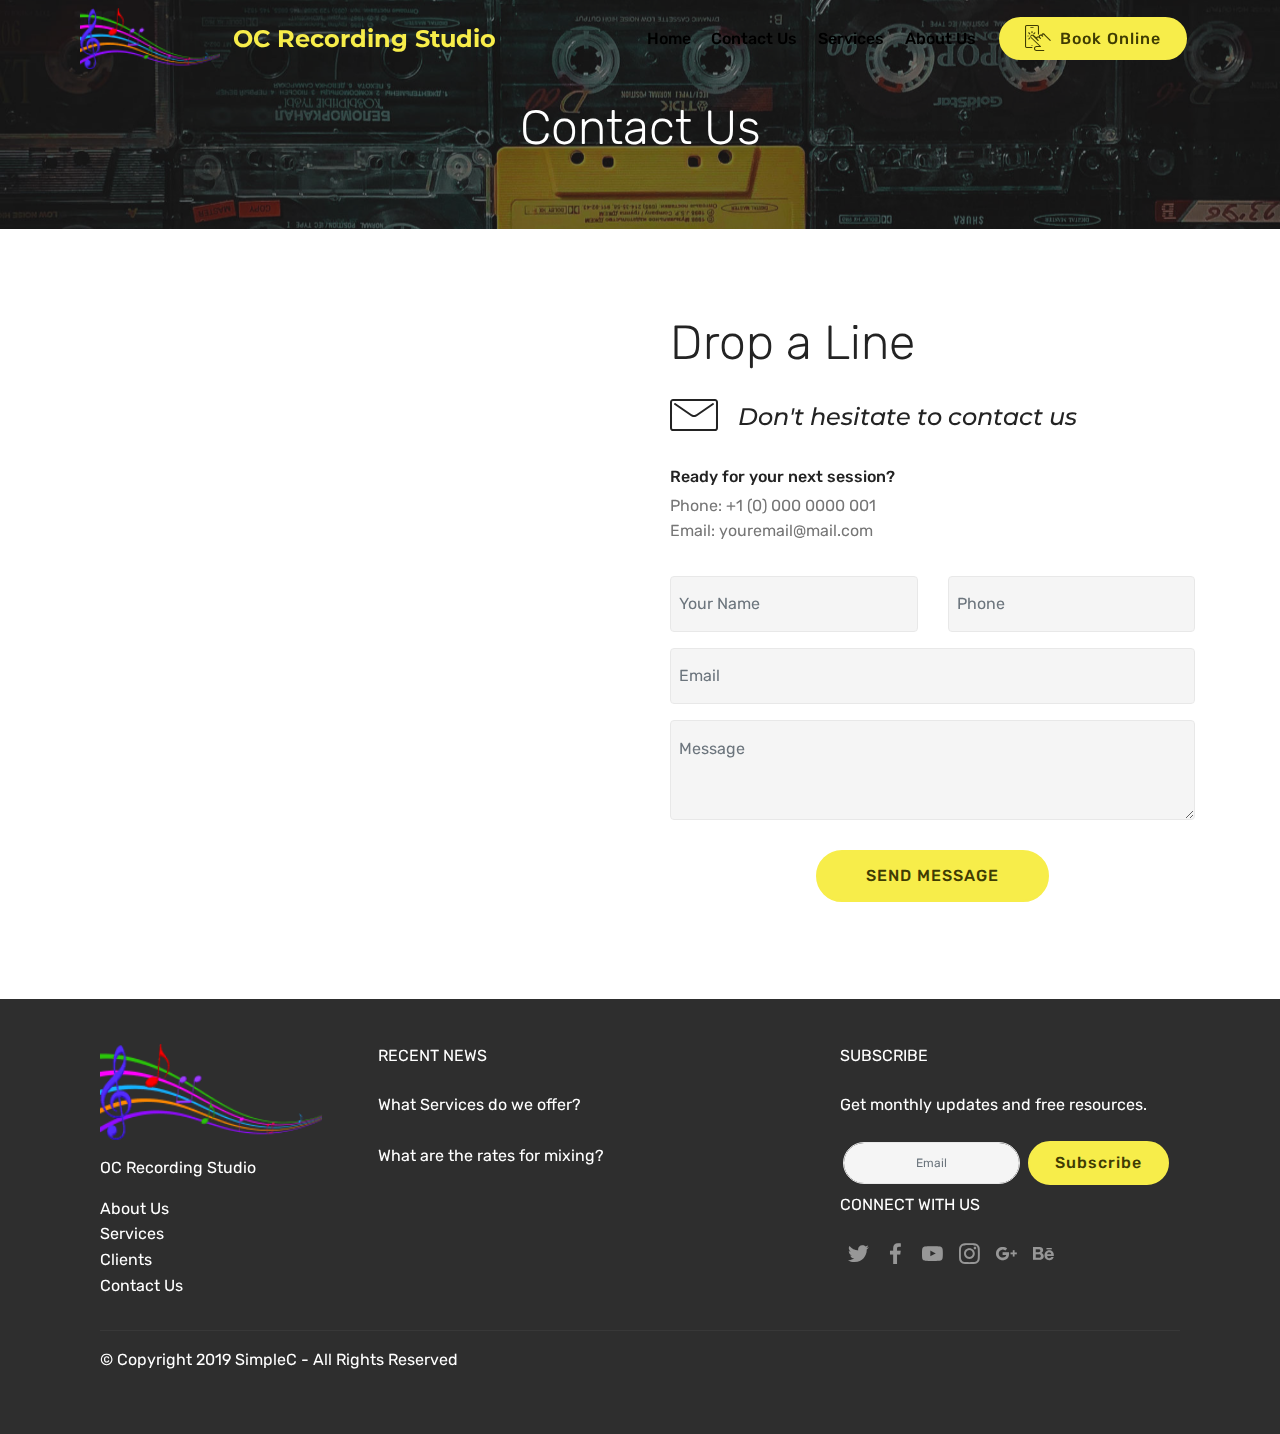
<file: page3.html>
<!DOCTYPE html>
<html  >
<head>
  <!-- Site made with Mobirise Website Builder v4.10.7, https://mobirise.com -->
  <meta charset="UTF-8">
  <meta http-equiv="X-UA-Compatible" content="IE=edge">
  <meta name="generator" content="Mobirise v4.10.7, mobirise.com">
  <meta name="viewport" content="width=device-width, initial-scale=1, minimum-scale=1">
  <link rel="shortcut icon" href="assets/images/music-notes-clip-art-122x53.png" type="image/x-icon">
  <meta name="description" content="Site Maker Description">
  
  <title>Contact US</title>
  <link rel="stylesheet" href="assets/web/assets/mobirise-icons/mobirise-icons.css">
  <link rel="stylesheet" href="assets/tether/tether.min.css">
  <link rel="stylesheet" href="assets/soundcloud-plugin/style.css">
  <link rel="stylesheet" href="assets/bootstrap/css/bootstrap.min.css">
  <link rel="stylesheet" href="assets/bootstrap/css/bootstrap-grid.min.css">
  <link rel="stylesheet" href="assets/bootstrap/css/bootstrap-reboot.min.css">
  <link rel="stylesheet" href="assets/dropdown/css/style.css">
  <link rel="stylesheet" href="assets/socicon/css/styles.css">
  <link rel="stylesheet" href="assets/theme/css/style.css">
  <link rel="stylesheet" href="assets/mobirise/css/mbr-additional.css" type="text/css">
  
  
  
</head>
<body>
  <section class="menu cid-rClL3ZWH6R" once="menu" id="menu2-c">

    

    <nav class="navbar navbar-expand beta-menu navbar-dropdown align-items-center navbar-fixed-top navbar-toggleable-sm bg-color transparent">
        <button class="navbar-toggler navbar-toggler-right" type="button" data-toggle="collapse" data-target="#navbarSupportedContent" aria-controls="navbarSupportedContent" aria-expanded="false" aria-label="Toggle navigation">
            <div class="hamburger">
                <span></span>
                <span></span>
                <span></span>
                <span></span>
            </div>
        </button>
        <div class="menu-logo">
            <div class="navbar-brand">
                <span class="navbar-logo">
                    <a href="https://mobirise.co">
                        <img src="assets/images/music-notes-clip-art-122x53.png" alt="Mobirise" title="" style="height: 3.8rem;">
                    </a>
                </span>
                <span class="navbar-caption-wrap"><a class="navbar-caption text-success display-5" href="https://mobirise.co">
                        OC Recording Studio</a></span>
            </div>
        </div>
        <div class="collapse navbar-collapse" id="navbarSupportedContent">
            <ul class="navbar-nav nav-dropdown" data-app-modern-menu="true"><li class="nav-item">
                    <a class="nav-link link text-black display-4" href="index.html">Home</a>
                </li><li class="nav-item"><a class="nav-link link text-black display-4" href="page3.html">Contact Us</a></li><li class="nav-item"><a class="nav-link link text-black display-4" href="page4.html">Services</a></li>
                <li class="nav-item">
                    <a class="nav-link link text-black display-4" href="page2.html">
                        About Us
                    </a>
                </li></ul>
            <div class="navbar-buttons mbr-section-btn"><a class="btn btn-sm btn-success display-4" href="https://calendly.com/jastudio/member" target="_blank"><span class="mbri-touch mbr-iconfont mbr-iconfont-btn"></span>
                    
                    Book Online</a></div>
        </div>
    </nav>
</section>

<section class="engine"><a href="https://mobirise.info/g">build your own website</a></section><section class="cid-rCrIxpmtRs mbr-parallax-background" id="header2-k">

    

    <div class="mbr-overlay" style="opacity: 0.5; background-color: rgb(35, 35, 35);"></div>

    <div class="container align-center">
        <div class="row justify-content-md-center">
            <div class="mbr-white col-md-10">
                
                
                <p class="mbr-text pb-3 mbr-fonts-style display-2">
                    Contact Us</p>
                
            </div>
        </div>
    </div>
    
</section>

<section class="mbr-section form4 cid-rCrIIjhUWE" id="form4-l">

    

    
    <div class="container">
        <div class="row">
            <div class="col-md-6">
                <div class="google-map"><iframe frameborder="0" style="border:0" src="https://www.google.com/maps/embed/v1/place?key=AIzaSyCy9r70T3NYf3PhvVflTo0_zdif2_IoIYs&amp;q=place_id:ChIJn6wOs6lZwokRLKy1iqRcoKw" allowfullscreen=""></iframe></div>
            </div>
            <div class="col-md-6">
                <h2 class="pb-3 align-left mbr-fonts-style display-2">
                    Drop a Line
                </h2>
                <div>
                    <div class="icon-block pb-3 align-left">
                        <span class="icon-block__icon">
                            <span class="mbri-letter mbr-iconfont"></span>
                        </span>
                        <h4 class="icon-block__title align-left mbr-fonts-style display-5">
                            Don't hesitate to contact us
                        </h4>
                    </div>
                    <div class="icon-contacts pb-3">
                        <h5 class="align-left mbr-fonts-style display-7">
                            Ready for your next session?</h5>
                        <p class="mbr-text align-left mbr-fonts-style display-7">
                            Phone: +1 (0) 000 0000 001 <br>
                            Email: youremail@mail.com
                        </p>
                    </div>
                </div>
                <div data-form-type="formoid">
                    <!---Formbuilder Form--->
                    <form action="https://mobirise.com/" method="POST" class="mbr-form form-with-styler" data-form-title="Mobirise Form"><input type="hidden" name="email" data-form-email="true" value="yWUtBO9zGRY23Dm/7yk9tStb5IXif8gZBNZAGRHjPSUMtkzJ+Khj5JkKJ+1d0teuQ9DKZEUcsvVcYIRGQkI5atuYIwz69Qv+VcM34y9yQH/ZMLbhvAfgR6ZJm0kI3RfX">
                        <div class="row">
                            <div hidden="hidden" data-form-alert="" class="alert alert-success col-12">Thanks for filling out the form!</div>
                            <div hidden="hidden" data-form-alert-danger="" class="alert alert-danger col-12">
                            </div>
                        </div>
                        <div class="dragArea row">
                            <div class="col-md-6  form-group" data-for="name">
                                <input type="text" name="name" placeholder="Your Name" data-form-field="Name" required="required" class="form-control input display-7" id="name-form4-l">
                            </div>
                            <div class="col-md-6  form-group" data-for="phone">
                                <input type="text" name="phone" placeholder="Phone" data-form-field="Phone" required="required" class="form-control input display-7" id="phone-form4-l">
                            </div>
                            <div data-for="email" class="col-md-12  form-group">
                                <input type="text" name="email" placeholder="Email" data-form-field="Email" class="form-control input display-7" required="required" id="email-form4-l">
                            </div>
                            <div data-for="message" class="col-md-12  form-group">
                                <textarea name="message" placeholder="Message" data-form-field="Message" class="form-control input display-7" id="message-form4-l"></textarea>
                            </div>
                            <div class="col-md-12 input-group-btn  mt-2 align-center"><button type="submit" class="btn btn-form btn-success display-4">SEND MESSAGE</button></div>
                        </div>
                    </form><!---Formbuilder Form--->
                </div>
            </div>
        </div>
    </div>
</section>

<section class="footer4 cid-rCrJ8fTx2x" id="footer4-m">

    

    

    <div class="container">
        <div class="media-container-row content mbr-white">
            <div class="col-md-3 col-sm-4">
                <div class="mb-3 img-logo">
                    <a href="https://mobirise.co/">
                        <img src="assets/images/music-notes-clip-art-192x83.png" alt="Mobirise" title="">
                    </a>
                </div>
                <p class="mb-3 mbr-fonts-style foot-title display-7">
                    OC Recording Studio</p>
                <p class="mbr-text mbr-fonts-style mbr-links-column display-7">
                    <a href="#" class="text-white">About Us</a>
                    <br><a href="#" class="text-white">Services</a>
                    <br>Clients<br><a href="#" class="text-white">C</a>ontact Us</p>
            </div>
            <div class="col-md-4 col-sm-8">
                <p class="mb-4 foot-title mbr-fonts-style display-7">
                    RECENT NEWS
                </p>
                <p class="mbr-text mbr-fonts-style foot-text display-7">What Services do we offer?<br>
                    <br>What are the rates for mixing?</p>
            </div>
            <div class="col-md-4 offset-md-1 col-sm-12">
                <p class="mb-4 foot-title mbr-fonts-style display-7">
                    SUBSCRIBE
                </p>
                <p class="mbr-text mbr-fonts-style form-text display-7">
                    Get monthly updates and free resources.
                </p>
                <div class="media-container-column" data-form-type="formoid">
                    <!---Formbuilder Form--->
                    <form action="https://mobirise.com/" method="POST" class="mbr-form form-with-styler" data-form-title="Mobirise Form"><input type="hidden" name="email" data-form-email="true" value="6Vn6AQpOtIcijPGgBGyVSO3HuMoATQD9upgslkPC2FQVPTN77OtCABupL8DxJ+3j9AuJhtRg/ME7tUW69O4PfchhfbyiF8t3XwWcDVy0oYcmd2dGM3i2MWM+L2/suFNc">
                        <div class="row form-inline justify-content-center">
                            <div hidden="hidden" data-form-alert="" class="alert alert-success col-12">Thanks for filling out the form!</div>
                            <div hidden="hidden" data-form-alert-danger="" class="alert alert-danger col-12">
                                                    </div>
                        </div>
                        <div class="dragArea row form-inline justify-content-center">
                            <div class="col-auto  form-group " data-for="email">
                                <input type="email" name="email" placeholder="Email" data-form-field="Email" required="required" class="form-control input-sm input-inverse my-2 display-7" id="email-footer4-m">
                            </div>
                            <div class="col-auto  input-group-btn  m-2"><button type="submit" class="btn m-0 btn-success display-4">Subscribe</button></div>
                        </div>
                    </form><!---Formbuilder Form--->
                </div>
                <p class="mb-4 mbr-fonts-style foot-title display-7">
                    CONNECT WITH US
                </p>
                <div class="social-list pl-0 mb-0">
                        <div class="soc-item">
                            <a href="https://twitter.com/mobirise" target="_blank">
                                <span class="socicon-twitter socicon mbr-iconfont mbr-iconfont-social"></span>
                            </a>
                        </div>
                        <div class="soc-item">
                            <a href="https://www.facebook.com/pages/Mobirise/1616226671953247" target="_blank">
                                <span class="socicon-facebook socicon mbr-iconfont mbr-iconfont-social"></span>
                            </a>
                        </div>
                        <div class="soc-item">
                            <a href="https://www.youtube.com/c/mobirise" target="_blank">
                                <span class="socicon-youtube socicon mbr-iconfont mbr-iconfont-social"></span>
                            </a>
                        </div>
                        <div class="soc-item">
                            <a href="https://instagram.com/mobirise" target="_blank">
                                <span class="socicon-instagram socicon mbr-iconfont mbr-iconfont-social"></span>
                            </a>
                        </div>
                        <div class="soc-item">
                            <a href="https://plus.google.com/u/0/+Mobirise" target="_blank">
                                <span class="socicon-googleplus socicon mbr-iconfont mbr-iconfont-social"></span>
                            </a>
                        </div>
                        <div class="soc-item">
                            <a href="https://www.behance.net/Mobirise" target="_blank">
                                <span class="socicon-behance socicon mbr-iconfont mbr-iconfont-social"></span>
                            </a>
                        </div>
                </div>
            </div>
        </div>
        <div class="footer-lower">
            <div class="media-container-row">
                <div class="col-sm-12">
                    <hr>
                </div>
            </div>
            <div class="media-container-row mbr-white">
                <div class="col-sm-12 copyright">
                    <p class="mbr-text mbr-fonts-style display-7">
                        © Copyright 2019 SimpleC - All Rights Reserved
                    </p>
                </div>
            </div>
        </div>
    </div>
</section>


  <script src="assets/web/assets/jquery/jquery.min.js"></script>
  <script src="assets/popper/popper.min.js"></script>
  <script src="assets/tether/tether.min.js"></script>
  <script src="assets/bootstrap/js/bootstrap.min.js"></script>
  <script src="assets/smoothscroll/smooth-scroll.js"></script>
  <script src="assets/dropdown/js/nav-dropdown.js"></script>
  <script src="assets/dropdown/js/navbar-dropdown.js"></script>
  <script src="assets/touchswipe/jquery.touch-swipe.min.js"></script>
  <script src="assets/parallax/jarallax.min.js"></script>
  <script src="assets/theme/js/script.js"></script>
  <script src="assets/formoid/formoid.min.js"></script>
  
  
</body>
</html>
</file>
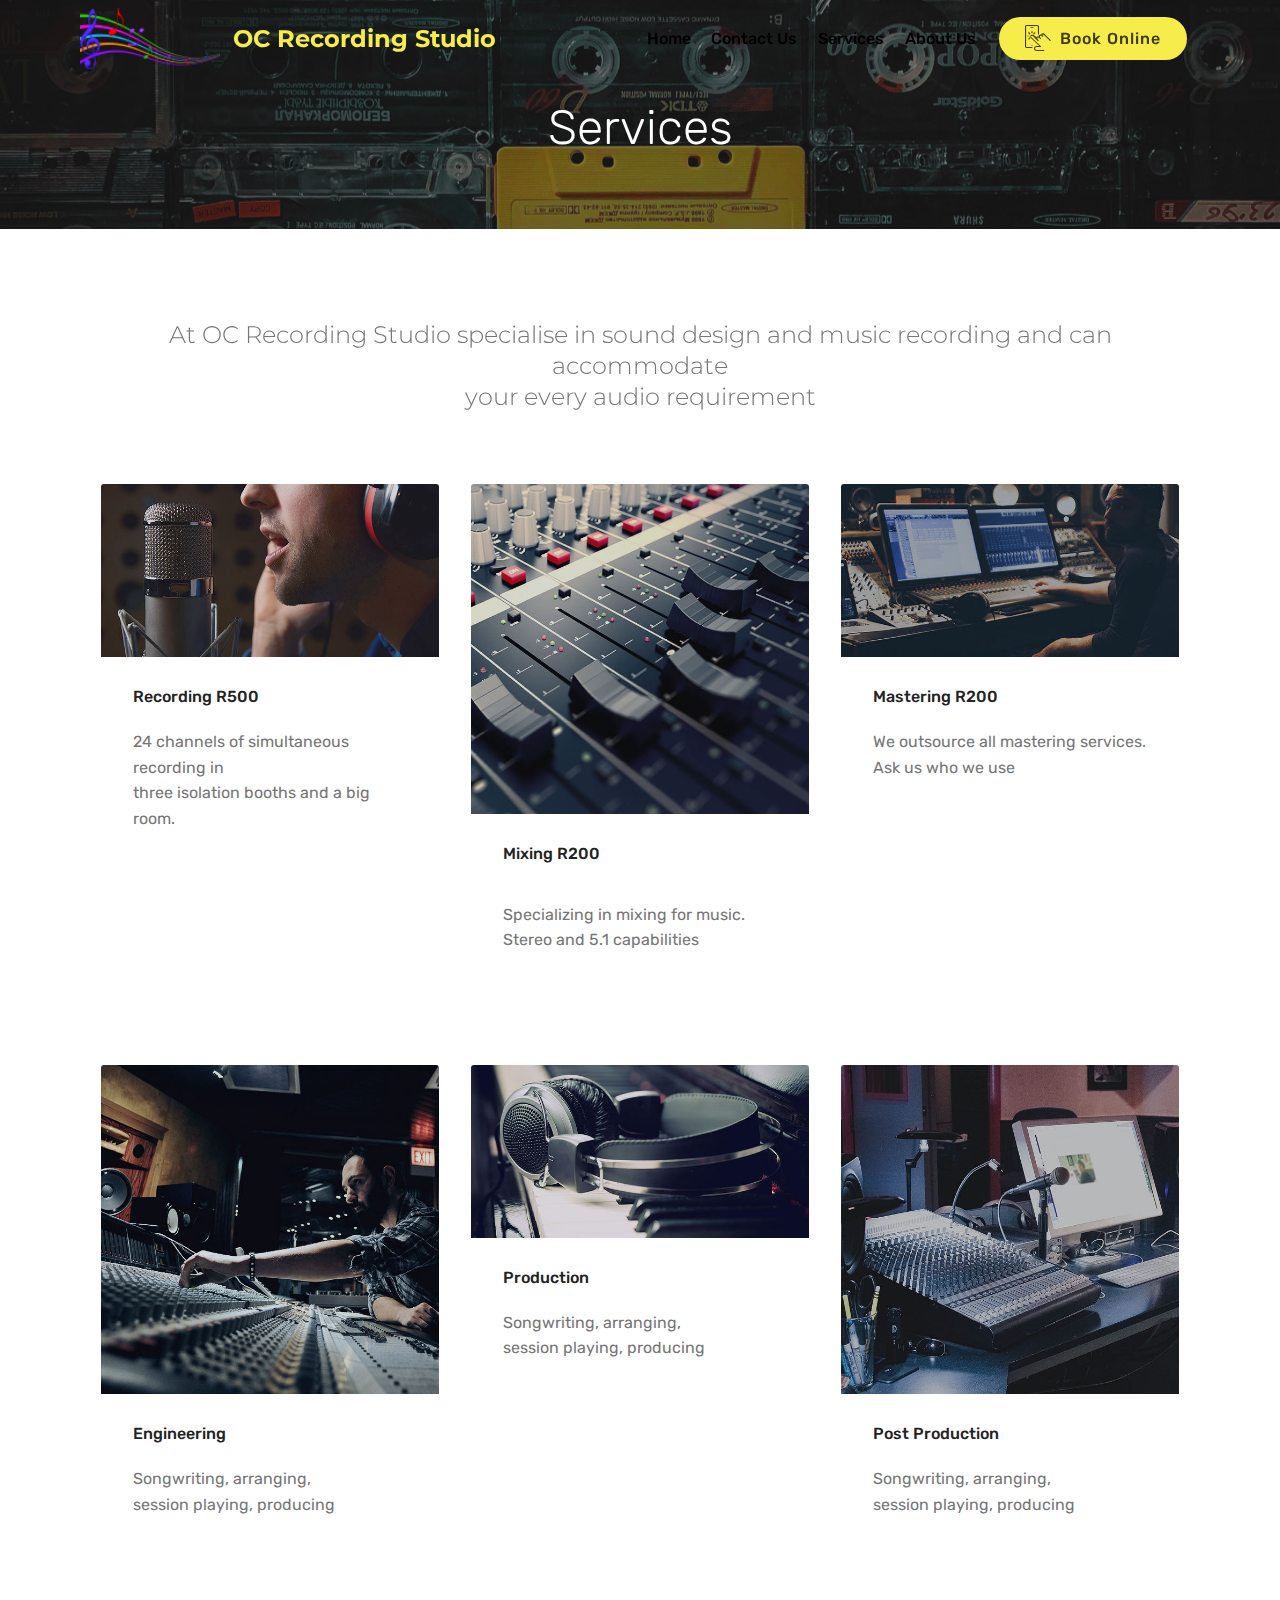
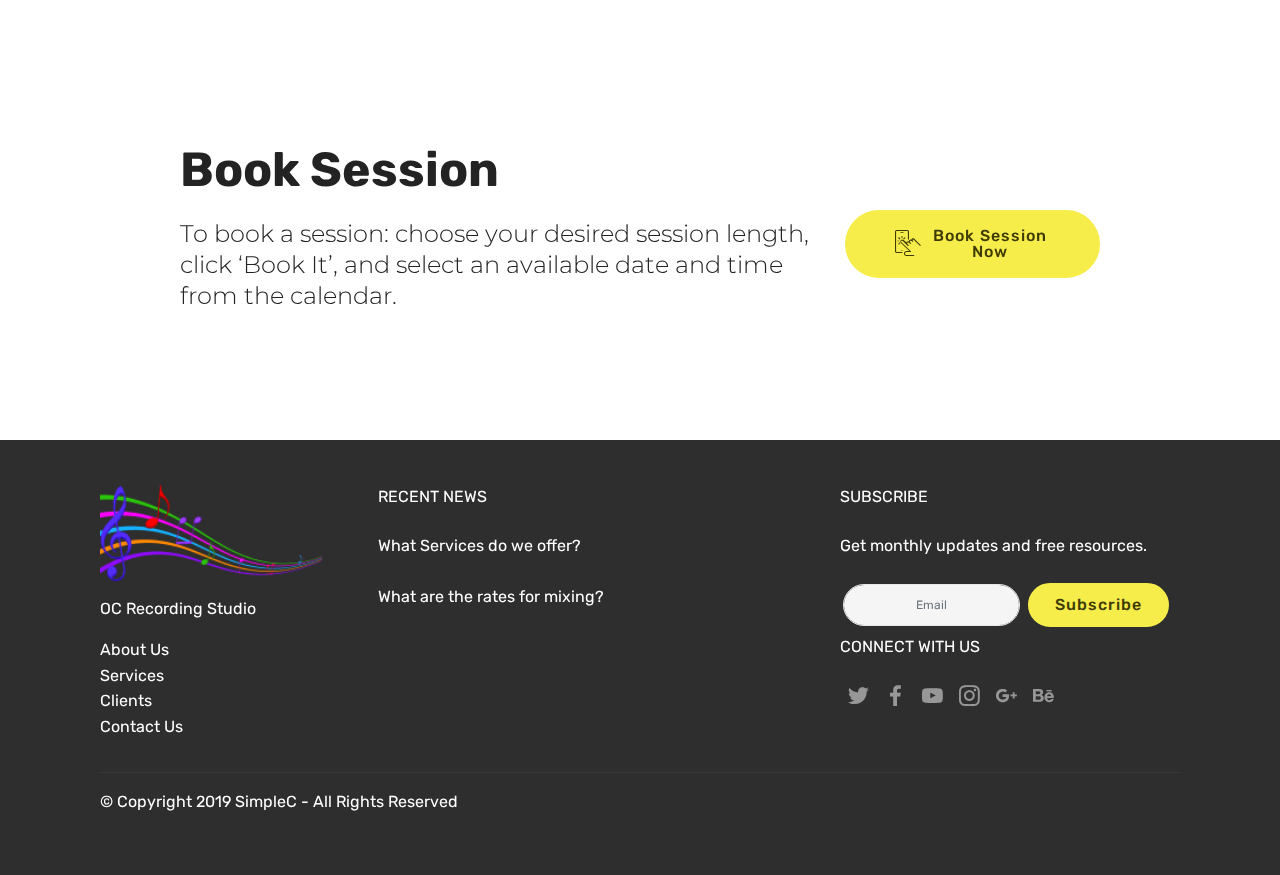
<file: page4.html>
<!DOCTYPE html>
<html  >
<head>
  <!-- Site made with Mobirise Website Builder v4.10.7, https://mobirise.com -->
  <meta charset="UTF-8">
  <meta http-equiv="X-UA-Compatible" content="IE=edge">
  <meta name="generator" content="Mobirise v4.10.7, mobirise.com">
  <meta name="viewport" content="width=device-width, initial-scale=1, minimum-scale=1">
  <link rel="shortcut icon" href="assets/images/music-notes-clip-art-122x53.png" type="image/x-icon">
  <meta name="description" content="Website Builder Description">
  
  <title>Services</title>
  <link rel="stylesheet" href="assets/web/assets/mobirise-icons/mobirise-icons.css">
  <link rel="stylesheet" href="assets/tether/tether.min.css">
  <link rel="stylesheet" href="assets/soundcloud-plugin/style.css">
  <link rel="stylesheet" href="assets/bootstrap/css/bootstrap.min.css">
  <link rel="stylesheet" href="assets/bootstrap/css/bootstrap-grid.min.css">
  <link rel="stylesheet" href="assets/bootstrap/css/bootstrap-reboot.min.css">
  <link rel="stylesheet" href="assets/dropdown/css/style.css">
  <link rel="stylesheet" href="assets/socicon/css/styles.css">
  <link rel="stylesheet" href="assets/theme/css/style.css">
  <link rel="stylesheet" href="assets/mobirise/css/mbr-additional.css" type="text/css">
  
  
  
</head>
<body>
  <section class="menu cid-rClL3ZWH6R" once="menu" id="menu2-n">

    

    <nav class="navbar navbar-expand beta-menu navbar-dropdown align-items-center navbar-fixed-top navbar-toggleable-sm bg-color transparent">
        <button class="navbar-toggler navbar-toggler-right" type="button" data-toggle="collapse" data-target="#navbarSupportedContent" aria-controls="navbarSupportedContent" aria-expanded="false" aria-label="Toggle navigation">
            <div class="hamburger">
                <span></span>
                <span></span>
                <span></span>
                <span></span>
            </div>
        </button>
        <div class="menu-logo">
            <div class="navbar-brand">
                <span class="navbar-logo">
                    <a href="https://mobirise.co">
                        <img src="assets/images/music-notes-clip-art-122x53.png" alt="Mobirise" title="" style="height: 3.8rem;">
                    </a>
                </span>
                <span class="navbar-caption-wrap"><a class="navbar-caption text-success display-5" href="https://mobirise.co">
                        OC Recording Studio</a></span>
            </div>
        </div>
        <div class="collapse navbar-collapse" id="navbarSupportedContent">
            <ul class="navbar-nav nav-dropdown" data-app-modern-menu="true"><li class="nav-item">
                    <a class="nav-link link text-black display-4" href="index.html">Home</a>
                </li><li class="nav-item"><a class="nav-link link text-black display-4" href="page3.html">Contact Us</a></li><li class="nav-item"><a class="nav-link link text-black display-4" href="page4.html">Services</a></li>
                <li class="nav-item">
                    <a class="nav-link link text-black display-4" href="page2.html">
                        About Us
                    </a>
                </li></ul>
            <div class="navbar-buttons mbr-section-btn"><a class="btn btn-sm btn-success display-4" href="https://calendly.com/jastudio/member" target="_blank"><span class="mbri-touch mbr-iconfont mbr-iconfont-btn"></span>
                    
                    Book Online</a></div>
        </div>
    </nav>
</section>

<section class="engine"><a href="https://mobirise.info/j">website templates</a></section><section class="cid-rCrJHaLbWx mbr-parallax-background" id="header2-o">

    

    <div class="mbr-overlay" style="opacity: 0.5; background-color: rgb(35, 35, 35);"></div>

    <div class="container align-center">
        <div class="row justify-content-md-center">
            <div class="mbr-white col-md-10">
                
                
                <p class="mbr-text pb-3 mbr-fonts-style display-2">
                    Services</p>
                
            </div>
        </div>
    </div>
    
</section>

<section class="features18 popup-btn-cards cid-rCrKbnd1HT" id="features18-q">

    

    
    <div class="container">
        
        <h3 class="mbr-section-subtitle display-5 align-center mbr-fonts-style mbr-light">At OC Recording Studio specialise in sound design and music recording and can accommodate
<div>your every audio requirement</div></h3>
        <div class="media-container-row pt-5 ">
            <div class="card p-3 col-12 col-md-6 col-lg-4">
                <div class="card-wrapper ">
                    <div class="card-img">
                        <div class="mbr-overlay"></div>
                        <div class="mbr-section-btn text-center"><a href="https://mobirise.co" class="btn btn-success display-4">Book Now</a></div>
                        <img src="assets/images/services-grid-1-2-630x322.jpg" alt="Mobirise" title="">
                    </div>
                    <div class="card-box">
                        <h4 class="card-title mbr-fonts-style display-7">
                            Recording R500</h4>
                        <p class="mbr-text mbr-fonts-style align-left display-7">24 channels of simultaneous recording in
<br>three isolation booths and a big room.</p>
                    </div>
                </div>
            </div>
            <div class="card p-3 col-12 col-md-6 col-lg-4">
                <div class="card-wrapper">
                    <div class="card-img">
                        <div class="mbr-overlay"></div>
                        <div class="mbr-section-btn text-center"><a href="https://mobirise.co" class="btn btn-success display-4">Book Now</a></div>
                        <img src="assets/images/services-grid-3-2-630x614.jpg" alt="Mobirise" title="">
                    </div>
                    <div class="card-box">
                        <h4 class="card-title mbr-fonts-style display-7">
                            Mixing R200<div><br></div></h4>
                        <p class="mbr-text mbr-fonts-style display-7">Specializing in mixing for music.
<br>Stereo and 5.1 capabilities</p>
                    </div>
                </div>
            </div>

            <div class="card p-3 col-12 col-md-6 col-lg-4">
                <div class="card-wrapper">
                    <div class="card-img">
                        <div class="mbr-overlay"></div>
                        <div class="mbr-section-btn text-center"><a href="https://mobirise.co" class="btn btn-success display-4">Book Now</a></div>
                        <img src="assets/images/services-grid-5-2-630x322.jpg" alt="Mobirise" title="">
                    </div>
                    <div class="card-box">
                        <h4 class="card-title mbr-fonts-style display-7">
                            Mastering R200</h4>
                        <p class="mbr-text mbr-fonts-style display-7">We outsource all mastering services.
<br>Ask us who we use</p>
                    </div>
                </div>
            </div>

            
        </div>
    </div>
</section>

<section class="features18 popup-btn-cards cid-rCrLSuHxjU" id="features18-r">

    

    
    <div class="container">
        
        
        <div class="media-container-row pt-5 ">
            <div class="card p-3 col-12 col-md-6 col-lg-4">
                <div class="card-wrapper ">
                    <div class="card-img">
                        <div class="mbr-overlay"></div>
                        <div class="mbr-section-btn text-center"><a href="https://mobirise.co" class="btn btn-success display-4">Book Now</a></div>
                        <img src="assets/images/services-grid-2-2-630x614.jpg" alt="Mobirise" title="">
                    </div>
                    <div class="card-box">
                        <h4 class="card-title mbr-fonts-style display-7">
                            Engineering
                        </h4>
                        <p class="mbr-text mbr-fonts-style align-left display-7">Songwriting, arranging,
<br>session playing, producing</p>
                    </div>
                </div>
            </div>
            <div class="card p-3 col-12 col-md-6 col-lg-4">
                <div class="card-wrapper">
                    <div class="card-img">
                        <div class="mbr-overlay"></div>
                        <div class="mbr-section-btn text-center"><a href="https://mobirise.co" class="btn btn-success display-4">Book Now</a></div>
                        <img src="assets/images/services-grid-4-2-630x322.jpg" alt="Mobirise" title="">
                    </div>
                    <div class="card-box">
                        <h4 class="card-title mbr-fonts-style display-7">
                            Production
                        </h4>
                        <p class="mbr-text mbr-fonts-style display-7">Songwriting, arranging,
<br>session playing, producing</p>
                    </div>
                </div>
            </div>

            <div class="card p-3 col-12 col-md-6 col-lg-4">
                <div class="card-wrapper">
                    <div class="card-img">
                        <div class="mbr-overlay"></div>
                        <div class="mbr-section-btn text-center"><a href="https://mobirise.co" class="btn btn-success display-4">Book Now</a></div>
                        <img src="assets/images/services-grid-6-2-630x614.jpg" alt="Mobirise" title="">
                    </div>
                    <div class="card-box">
                        <h4 class="card-title mbr-fonts-style display-7">Post Production</h4>
                        <p class="mbr-text mbr-fonts-style display-7">Songwriting, arranging,
<br>session playing, producing</p>
                    </div>
                </div>
            </div>

            
        </div>
    </div>
</section>

<section class="mbr-section info2 cid-rCrMVtZUAR" id="info2-s">

    

    

    <div class="container">
        <div class="row main justify-content-center">
            <div class="media-container-column col-12 col-lg-3 col-md-4">
                <div class="mbr-section-btn align-left py-4"><a class="btn btn-success display-4" href="https://calendly.com/jastudio"><span class="mbri-touch mbr-iconfont mbr-iconfont-btn"></span>
                    
                    Book Session Now</a></div>
            </div>
            <div class="media-container-column title col-12 col-lg-7 col-md-6">
                <h2 class="align-right mbr-bold mbr-white pb-3 mbr-fonts-style display-2">Book Session</h2>
                <h3 class="mbr-section-subtitle align-right mbr-light mbr-white mbr-fonts-style display-5">To book a session: choose your desired session length, click ‘Book It’, and select an available date and time from the calendar.
<div>
</div><div><br></div></h3>
            </div>
        </div>
    </div>
</section>

<section class="footer4 cid-rCrN8YxRq9" id="footer4-t">

    

    

    <div class="container">
        <div class="media-container-row content mbr-white">
            <div class="col-md-3 col-sm-4">
                <div class="mb-3 img-logo">
                    <a href="https://mobirise.co/">
                        <img src="assets/images/music-notes-clip-art-192x83.png" alt="Mobirise" title="">
                    </a>
                </div>
                <p class="mb-3 mbr-fonts-style foot-title display-7">
                    OC Recording Studio</p>
                <p class="mbr-text mbr-fonts-style mbr-links-column display-7">
                    <a href="#" class="text-white">About Us</a>
                    <br><a href="#" class="text-white">Services</a>
                    <br>Clients<br><a href="#" class="text-white">C</a>ontact Us</p>
            </div>
            <div class="col-md-4 col-sm-8">
                <p class="mb-4 foot-title mbr-fonts-style display-7">
                    RECENT NEWS
                </p>
                <p class="mbr-text mbr-fonts-style foot-text display-7">What Services do we offer?<br>
                    <br>What are the rates for mixing?</p>
            </div>
            <div class="col-md-4 offset-md-1 col-sm-12">
                <p class="mb-4 foot-title mbr-fonts-style display-7">
                    SUBSCRIBE
                </p>
                <p class="mbr-text mbr-fonts-style form-text display-7">
                    Get monthly updates and free resources.
                </p>
                <div class="media-container-column" data-form-type="formoid">
                    <!---Formbuilder Form--->
                    <form action="https://mobirise.com/" method="POST" class="mbr-form form-with-styler" data-form-title="Mobirise Form"><input type="hidden" name="email" data-form-email="true" value="Wy5H3DeMDFSFuCQZyYxerrJl1eugOzofuCI/EqBxWBbukTvZqk5yZ3jtZAfkqSUdL+le/X4wLtbmxGQBhuryNhXeLc7rkcoQIlm5T6sfqcemwATsfJAdQNGTyGCRGdQN">
                        <div class="row form-inline justify-content-center">
                            <div hidden="hidden" data-form-alert="" class="alert alert-success col-12">Thanks for filling out the form!</div>
                            <div hidden="hidden" data-form-alert-danger="" class="alert alert-danger col-12">
                                                    </div>
                        </div>
                        <div class="dragArea row form-inline justify-content-center">
                            <div class="col-auto  form-group " data-for="email">
                                <input type="email" name="email" placeholder="Email" data-form-field="Email" required="required" class="form-control input-sm input-inverse my-2 display-7" id="email-footer4-t">
                            </div>
                            <div class="col-auto  input-group-btn  m-2"><button type="submit" class="btn m-0 btn-success display-4">Subscribe</button></div>
                        </div>
                    </form><!---Formbuilder Form--->
                </div>
                <p class="mb-4 mbr-fonts-style foot-title display-7">
                    CONNECT WITH US
                </p>
                <div class="social-list pl-0 mb-0">
                        <div class="soc-item">
                            <a href="https://twitter.com/mobirise" target="_blank">
                                <span class="socicon-twitter socicon mbr-iconfont mbr-iconfont-social"></span>
                            </a>
                        </div>
                        <div class="soc-item">
                            <a href="https://www.facebook.com/pages/Mobirise/1616226671953247" target="_blank">
                                <span class="socicon-facebook socicon mbr-iconfont mbr-iconfont-social"></span>
                            </a>
                        </div>
                        <div class="soc-item">
                            <a href="https://www.youtube.com/c/mobirise" target="_blank">
                                <span class="socicon-youtube socicon mbr-iconfont mbr-iconfont-social"></span>
                            </a>
                        </div>
                        <div class="soc-item">
                            <a href="https://instagram.com/mobirise" target="_blank">
                                <span class="socicon-instagram socicon mbr-iconfont mbr-iconfont-social"></span>
                            </a>
                        </div>
                        <div class="soc-item">
                            <a href="https://plus.google.com/u/0/+Mobirise" target="_blank">
                                <span class="socicon-googleplus socicon mbr-iconfont mbr-iconfont-social"></span>
                            </a>
                        </div>
                        <div class="soc-item">
                            <a href="https://www.behance.net/Mobirise" target="_blank">
                                <span class="socicon-behance socicon mbr-iconfont mbr-iconfont-social"></span>
                            </a>
                        </div>
                </div>
            </div>
        </div>
        <div class="footer-lower">
            <div class="media-container-row">
                <div class="col-sm-12">
                    <hr>
                </div>
            </div>
            <div class="media-container-row mbr-white">
                <div class="col-sm-12 copyright">
                    <p class="mbr-text mbr-fonts-style display-7">
                        © Copyright 2019 SimpleC - All Rights Reserved
                    </p>
                </div>
            </div>
        </div>
    </div>
</section>


  <script src="assets/web/assets/jquery/jquery.min.js"></script>
  <script src="assets/popper/popper.min.js"></script>
  <script src="assets/tether/tether.min.js"></script>
  <script src="assets/bootstrap/js/bootstrap.min.js"></script>
  <script src="assets/dropdown/js/nav-dropdown.js"></script>
  <script src="assets/dropdown/js/navbar-dropdown.js"></script>
  <script src="assets/touchswipe/jquery.touch-swipe.min.js"></script>
  <script src="assets/parallax/jarallax.min.js"></script>
  <script src="assets/mbr-popup-btns/mbr-popup-btns.js"></script>
  <script src="assets/smoothscroll/smooth-scroll.js"></script>
  <script src="assets/theme/js/script.js"></script>
  <script src="assets/formoid/formoid.min.js"></script>
  
  
</body>
</html>
</file>
<file: assets/web/assets/mobirise-icons/mobirise-icons.css>
@font-face {
  font-family: 'MobiriseIcons';
  src:  url('mobirise-icons.eot?spat4u');
  src:  url('mobirise-icons.eot?spat4u#iefix') format('embedded-opentype'),
    url('mobirise-icons.ttf?spat4u') format('truetype'),
    url('mobirise-icons.woff?spat4u') format('woff'),
    url('mobirise-icons.svg?spat4u#MobiriseIcons') format('svg');
  font-weight: normal;
  font-style: normal;
}

[class^="mbri-"], [class*=" mbri-"] {
  /* use !important to prevent issues with browser extensions that change fonts */
  font-family: MobiriseIcons !important;
  speak: none;
  font-style: normal;
  font-weight: normal;
  font-variant: normal;
  text-transform: none;
  line-height: 1;

  /* Better Font Rendering =========== */
  -webkit-font-smoothing: antialiased;
  -moz-osx-font-smoothing: grayscale;
}

.mbri-add-submenu:before {
  content: "\e900";
}
.mbri-alert:before {
  content: "\e901";
}
.mbri-align-center:before {
  content: "\e902";
}
.mbri-align-justify:before {
  content: "\e903";
}
.mbri-align-left:before {
  content: "\e904";
}
.mbri-align-right:before {
  content: "\e905";
}
.mbri-android:before {
  content: "\e906";
}
.mbri-apple:before {
  content: "\e907";
}
.mbri-arrow-down:before {
  content: "\e908";
}
.mbri-arrow-next:before {
  content: "\e909";
}
.mbri-arrow-prev:before {
  content: "\e90a";
}
.mbri-arrow-up:before {
  content: "\e90b";
}
.mbri-bold:before {
  content: "\e90c";
}
.mbri-bookmark:before {
  content: "\e90d";
}
.mbri-bootstrap:before {
  content: "\e90e";
}
.mbri-briefcase:before {
  content: "\e90f";
}
.mbri-browse:before {
  content: "\e910";
}
.mbri-bulleted-list:before {
  content: "\e911";
}
.mbri-calendar:before {
  content: "\e912";
}
.mbri-camera:before {
  content: "\e913";
}
.mbri-cart-add:before {
  content: "\e914";
}
.mbri-cart-full:before {
  content: "\e915";
}
.mbri-cash:before {
  content: "\e916";
}
.mbri-change-style:before {
  content: "\e917";
}
.mbri-chat:before {
  content: "\e918";
}
.mbri-clock:before {
  content: "\e919";
}
.mbri-close:before {
  content: "\e91a";
}
.mbri-cloud:before {
  content: "\e91b";
}
.mbri-code:before {
  content: "\e91c";
}
.mbri-contact-form:before {
  content: "\e91d";
}
.mbri-credit-card:before {
  content: "\e91e";
}
.mbri-cursor-click:before {
  content: "\e91f";
}
.mbri-cust-feedback:before {
  content: "\e920";
}
.mbri-database:before {
  content: "\e921";
}
.mbri-delivery:before {
  content: "\e922";
}
.mbri-desktop:before {
  content: "\e923";
}
.mbri-devices:before {
  content: "\e924";
}
.mbri-down:before {
  content: "\e925";
}
.mbri-download:before {
  content: "\e989";
}
.mbri-drag-n-drop:before {
  content: "\e927";
}
.mbri-drag-n-drop2:before {
  content: "\e928";
}
.mbri-edit:before {
  content: "\e929";
}
.mbri-edit2:before {
  content: "\e92a";
}
.mbri-error:before {
  content: "\e92b";
}
.mbri-extension:before {
  content: "\e92c";
}
.mbri-features:before {
  content: "\e92d";
}
.mbri-file:before {
  content: "\e92e";
}
.mbri-flag:before {
  content: "\e92f";
}
.mbri-folder:before {
  content: "\e930";
}
.mbri-gift:before {
  content: "\e931";
}
.mbri-github:before {
  content: "\e932";
}
.mbri-globe:before {
  content: "\e933";
}
.mbri-globe-2:before {
  content: "\e934";
}
.mbri-growing-chart:before {
  content: "\e935";
}
.mbri-hearth:before {
  content: "\e936";
}
.mbri-help:before {
  content: "\e937";
}
.mbri-home:before {
  content: "\e938";
}
.mbri-hot-cup:before {
  content: "\e939";
}
.mbri-idea:before {
  content: "\e93a";
}
.mbri-image-gallery:before {
  content: "\e93b";
}
.mbri-image-slider:before {
  content: "\e93c";
}
.mbri-info:before {
  content: "\e93d";
}
.mbri-italic:before {
  content: "\e93e";
}
.mbri-key:before {
  content: "\e93f";
}
.mbri-laptop:before {
  content: "\e940";
}
.mbri-layers:before {
  content: "\e941";
}
.mbri-left-right:before {
  content: "\e942";
}
.mbri-left:before {
  content: "\e943";
}
.mbri-letter:before {
  content: "\e944";
}
.mbri-like:before {
  content: "\e945";
}
.mbri-link:before {
  content: "\e946";
}
.mbri-lock:before {
  content: "\e947";
}
.mbri-login:before {
  content: "\e948";
}
.mbri-logout:before {
  content: "\e949";
}
.mbri-magic-stick:before {
  content: "\e94a";
}
.mbri-map-pin:before {
  content: "\e94b";
}
.mbri-menu:before {
  content: "\e94c";
}
.mbri-mobile:before {
  content: "\e94d";
}
.mbri-mobile2:before {
  content: "\e94e";
}
.mbri-mobirise:before {
  content: "\e94f";
}
.mbri-more-horizontal:before {
  content: "\e950";
}
.mbri-more-vertical:before {
  content: "\e951";
}
.mbri-music:before {
  content: "\e952";
}
.mbri-new-file:before {
  content: "\e953";
}
.mbri-numbered-list:before {
  content: "\e954";
}
.mbri-opened-folder:before {
  content: "\e955";
}
.mbri-pages:before {
  content: "\e956";
}
.mbri-paper-plane:before {
  content: "\e957";
}
.mbri-paperclip:before {
  content: "\e958";
}
.mbri-photo:before {
  content: "\e959";
}
.mbri-photos:before {
  content: "\e95a";
}
.mbri-pin:before {
  content: "\e95b";
}
.mbri-play:before {
  content: "\e95c";
}
.mbri-plus:before {
  content: "\e95d";
}
.mbri-preview:before {
  content: "\e95e";
}
.mbri-print:before {
  content: "\e95f";
}
.mbri-protect:before {
  content: "\e960";
}
.mbri-question:before {
  content: "\e961";
}
.mbri-quote-left:before {
  content: "\e962";
}
.mbri-quote-right:before {
  content: "\e963";
}
.mbri-refresh:before {
  content: "\e964";
}
.mbri-responsive:before {
  content: "\e965";
}
.mbri-right:before {
  content: "\e966";
}
.mbri-rocket:before {
  content: "\e967";
}
.mbri-sad-face:before {
  content: "\e968";
}
.mbri-sale:before {
  content: "\e969";
}
.mbri-save:before {
  content: "\e96a";
}
.mbri-search:before {
  content: "\e96b";
}
.mbri-setting:before {
  content: "\e96c";
}
.mbri-setting2:before {
  content: "\e96d";
}
.mbri-setting3:before {
  content: "\e96e";
}
.mbri-share:before {
  content: "\e96f";
}
.mbri-shopping-bag:before {
  content: "\e970";
}
.mbri-shopping-basket:before {
  content: "\e971";
}
.mbri-shopping-cart:before {
  content: "\e972";
}
.mbri-sites:before {
  content: "\e973";
}
.mbri-smile-face:before {
  content: "\e974";
}
.mbri-speed:before {
  content: "\e975";
}
.mbri-star:before {
  content: "\e976";
}
.mbri-success:before {
  content: "\e977";
}
.mbri-sun:before {
  content: "\e978";
}
.mbri-sun2:before {
  content: "\e979";
}
.mbri-tablet:before {
  content: "\e97a";
}
.mbri-tablet-vertical:before {
  content: "\e97b";
}
.mbri-target:before {
  content: "\e97c";
}
.mbri-timer:before {
  content: "\e97d";
}
.mbri-to-ftp:before {
  content: "\e97e";
}
.mbri-to-local-drive:before {
  content: "\e97f";
}
.mbri-touch-swipe:before {
  content: "\e980";
}
.mbri-touch:before {
  content: "\e981";
}
.mbri-trash:before {
  content: "\e982";
}
.mbri-underline:before {
  content: "\e983";
}
.mbri-unlink:before {
  content: "\e984";
}
.mbri-unlock:before {
  content: "\e985";
}
.mbri-up-down:before {
  content: "\e986";
}
.mbri-up:before {
  content: "\e987";
}
.mbri-update:before {
  content: "\e988";
}
.mbri-upload:before {
 content: "\e926"; 
}
.mbri-user:before {
  content: "\e98a";
}
.mbri-user2:before {
  content: "\e98b";
}
.mbri-users:before {
  content: "\e98c";
}
.mbri-video:before {
  content: "\e98d";
}
.mbri-video-play:before {
  content: "\e98e";
}
.mbri-watch:before {
  content: "\e98f";
}
.mbri-website-theme:before {
  content: "\e990";
}
.mbri-wifi:before {
  content: "\e991";
}
.mbri-windows:before {
  content: "\e992";
}
.mbri-zoom-out:before {
  content: "\e993";
}
.mbri-redo:before {
  content: "\e994";
}
.mbri-undo:before {
  content: "\e995";
}
</file>
<file: assets/soundcloud-plugin/style.css>
.addons-container {
  position: relative;
  margin-left: auto;
  margin-right: auto;
  padding-right: 15px;
  padding-left: 15px; }
  @media (min-width: 576px) {
    .addons-container {
      padding-right: 15px;
      padding-left: 15px; } }
  @media (min-width: 768px) {
    .addons-container {
      padding-right: 15px;
      padding-left: 15px; } }
  @media (min-width: 992px) {
    .addons-container {
      padding-right: 15px;
      padding-left: 15px; } }
  @media (min-width: 1200px) {
    .addons-container {
      padding-right: 15px;
      padding-left: 15px; } }
  @media (min-width: 576px) {
    .addons-container {
      width: 540px;
      max-width: 100%; } }
  @media (min-width: 768px) {
    .addons-container {
      width: 720px;
      max-width: 100%; } }
  @media (min-width: 992px) {
    .addons-container {
      width: 960px;
      max-width: 100%; } }
  @media (min-width: 1200px) {
    .addons-container {
      width: 1140px;
      max-width: 100%; } }

.addons-container-inner{
    position: relative;
    width: 100%;
    min-height: 1px;
    padding-right: 15px;
    padding-left: 15px;
}
@media (min-width: 567px) {
    .addons-container-inner{
        -ms-flex: 0 0 66.666667%;
        flex: 0 0 66.666667%;
        max-width: 66.666667%;
    }
}
.addons-row{
    display: flex;
    justify-content:center;
}
</file>
<file: assets/dropdown/css/style.css>
.navbar-dropdown {
  left: 0;
  padding: 0;
  position: absolute;
  right: 0;
  top: 0;
  transition: all 0.45s ease;
  z-index: 1030;
  background: #282828; }
  .navbar-dropdown .navbar-logo {
    margin-right: 0.8rem;
    transition: margin 0.3s ease-in-out;
    vertical-align: middle; }
    .navbar-dropdown .navbar-logo img {
      height: 3.125rem;
      transition: all 0.3s ease-in-out; }
    .navbar-dropdown .navbar-logo.mbr-iconfont {
      font-size: 3.125rem;
      line-height: 3.125rem; }
  .navbar-dropdown .navbar-caption {
    font-weight: 700;
    white-space: normal;
    vertical-align: -4px;
    line-height: 3.125rem !important; }
    .navbar-dropdown .navbar-caption, .navbar-dropdown .navbar-caption:hover {
      color: inherit;
      text-decoration: none; }
  .navbar-dropdown .mbr-iconfont + .navbar-caption {
    vertical-align: -1px; }
  .navbar-dropdown.navbar-fixed-top {
    position: fixed; }
  .navbar-dropdown .navbar-brand span {
    vertical-align: -4px; }
  .navbar-dropdown.bg-color.transparent {
    background: none; }
  .navbar-dropdown.navbar-short .navbar-brand {
    padding: 0.625rem 0; }
    .navbar-dropdown.navbar-short .navbar-brand span {
      vertical-align: -1px; }
  .navbar-dropdown.navbar-short .navbar-caption {
    line-height: 2.375rem !important;
    vertical-align: -2px; }
  .navbar-dropdown.navbar-short .navbar-logo {
    margin-right: 0.5rem; }
    .navbar-dropdown.navbar-short .navbar-logo img {
      height: 2.375rem; }
    .navbar-dropdown.navbar-short .navbar-logo.mbr-iconfont {
      font-size: 2.375rem;
      line-height: 2.375rem; }
  .navbar-dropdown.navbar-short .mbr-table-cell {
    height: 3.625rem; }
  .navbar-dropdown .navbar-close {
    left: 0.6875rem;
    position: fixed;
    top: 0.75rem;
    z-index: 1000; }
  .navbar-dropdown .hamburger-icon {
    content: "";
    display: inline-block;
    vertical-align: middle;
    width: 16px;
    -webkit-box-shadow: 0 -6px 0 1px #282828,0 0 0 1px #282828,0 6px 0 1px #282828;
    -moz-box-shadow: 0 -6px 0 1px #282828,0 0 0 1px #282828,0 6px 0 1px #282828;
    box-shadow: 0 -6px 0 1px #282828,0 0 0 1px #282828,0 6px 0 1px #282828; }

.dropdown-menu .dropdown-toggle[data-toggle="dropdown-submenu"]::after {
  border-bottom: 0.35em solid transparent;
  border-left: 0.35em solid;
  border-right: 0;
  border-top: 0.35em solid transparent;
  margin-left: 0.3rem; }

.dropdown-menu .dropdown-item:focus {
  outline: 0; }

.nav-dropdown {
  font-size: 0.75rem;
  font-weight: 500;
  height: auto !important; }
  .nav-dropdown .nav-btn {
    padding-left: 1rem; }
  .nav-dropdown .link {
    margin: .667em 1.667em;
    font-weight: 500;
    padding: 0;
    transition: color .2s ease-in-out; }
    .nav-dropdown .link.dropdown-toggle {
      margin-right: 2.583em; }
      .nav-dropdown .link.dropdown-toggle::after {
        margin-left: .25rem;
        border-top: 0.35em solid;
        border-right: 0.35em solid transparent;
        border-left: 0.35em solid transparent;
        border-bottom: 0; }
      .nav-dropdown .link.dropdown-toggle[aria-expanded="true"] {
        margin: 0;
        padding: 0.667em 3.263em  0.667em 1.667em; }
  .nav-dropdown .link::after,
  .nav-dropdown .dropdown-item::after {
    color: inherit; }
  .nav-dropdown .btn {
    font-size: 0.75rem;
    font-weight: 700;
    letter-spacing: 0;
    margin-bottom: 0;
    padding-left: 1.25rem;
    padding-right: 1.25rem; }
  .nav-dropdown .dropdown-menu {
    border-radius: 0;
    border: 0;
    left: 0;
    margin: 0;
    padding-bottom: 1.25rem;
    padding-top: 1.25rem;
    position: relative; }
  .nav-dropdown .dropdown-submenu {
    margin-left: 0.125rem;
    top: 0; }
  .nav-dropdown .dropdown-item {
    font-weight: 500;
    line-height: 2;
    padding: 0.3846em 4.615em 0.3846em 1.5385em;
    position: relative;
    transition: color .2s ease-in-out, background-color .2s ease-in-out; }
    .nav-dropdown .dropdown-item::after {
      margin-top: -0.3077em;
      position: absolute;
      right: 1.1538em;
      top: 50%; }
    .nav-dropdown .dropdown-item:focus, .nav-dropdown .dropdown-item:hover {
      background: none; }

@media (max-width: 767px) {
  .nav-dropdown.navbar-toggleable-sm {
    bottom: 0;
    display: none;
    left: 0;
    overflow-x: hidden;
    position: fixed;
    top: 0;
    transform: translateX(-100%);
    -ms-transform: translateX(-100%);
    -webkit-transform: translateX(-100%);
    width: 18.75rem;
    z-index: 999; } }
.nav-dropdown.navbar-toggleable-xl {
  bottom: 0;
  display: none;
  left: 0;
  overflow-x: hidden;
  position: fixed;
  top: 0;
  transform: translateX(-100%);
  -ms-transform: translateX(-100%);
  -webkit-transform: translateX(-100%);
  width: 18.75rem;
  z-index: 999; }

.nav-dropdown-sm {
  display: block !important;
  overflow-x: hidden;
  overflow: auto;
  padding-top: 3.875rem; }
  .nav-dropdown-sm::after {
    content: "";
    display: block;
    height: 3rem;
    width: 100%; }
  .nav-dropdown-sm.collapse.in ~ .navbar-close {
    display: block !important; }
  .nav-dropdown-sm.collapsing, .nav-dropdown-sm.collapse.in {
    transform: translateX(0);
    -ms-transform: translateX(0);
    -webkit-transform: translateX(0);
    transition: all 0.25s ease-out;
    -webkit-transition: all 0.25s ease-out;
    background: #282828; }
  .nav-dropdown-sm.collapsing[aria-expanded="false"] {
    transform: translateX(-100%);
    -ms-transform: translateX(-100%);
    -webkit-transform: translateX(-100%); }
  .nav-dropdown-sm .nav-item {
    display: block;
    margin-left: 0 !important;
    padding-left: 0; }
  .nav-dropdown-sm .link,
  .nav-dropdown-sm .dropdown-item {
    border-top: 1px dotted rgba(255, 255, 255, 0.1);
    font-size: 0.8125rem;
    line-height: 1.6;
    margin: 0 !important;
    padding: 0.875rem 2.4rem 0.875rem 1.5625rem !important;
    position: relative;
    white-space: normal; }
    .nav-dropdown-sm .link:focus, .nav-dropdown-sm .link:hover,
    .nav-dropdown-sm .dropdown-item:focus,
    .nav-dropdown-sm .dropdown-item:hover {
      background: rgba(0, 0, 0, 0.2) !important;
      color: #c0a375; }
  .nav-dropdown-sm .nav-btn {
    position: relative;
    padding: 1.5625rem 1.5625rem 0 1.5625rem; }
    .nav-dropdown-sm .nav-btn::before {
      border-top: 1px dotted rgba(255, 255, 255, 0.1);
      content: "";
      left: 0;
      position: absolute;
      top: 0;
      width: 100%; }
    .nav-dropdown-sm .nav-btn + .nav-btn {
      padding-top: 0.625rem; }
      .nav-dropdown-sm .nav-btn + .nav-btn::before {
        display: none; }
  .nav-dropdown-sm .btn {
    padding: 0.625rem 0; }
  .nav-dropdown-sm .dropdown-toggle[data-toggle="dropdown-submenu"]::after {
    margin-left: .25rem;
    border-top: 0.35em solid;
    border-right: 0.35em solid transparent;
    border-left: 0.35em solid transparent;
    border-bottom: 0; }
  .nav-dropdown-sm .dropdown-toggle[data-toggle="dropdown-submenu"][aria-expanded="true"]::after {
    border-top: 0;
    border-right: 0.35em solid transparent;
    border-left: 0.35em solid transparent;
    border-bottom: 0.35em solid; }
  .nav-dropdown-sm .dropdown-menu {
    margin: 0;
    padding: 0;
    position: relative;
    top: 0;
    left: 0;
    width: 100%;
    border: 0;
    float: none;
    border-radius: 0;
    background: none; }
  .nav-dropdown-sm .dropdown-submenu {
    left: 100%;
    margin-left: 0.125rem;
    margin-top: -1.25rem;
    top: 0; }

.navbar-toggleable-sm .nav-dropdown .dropdown-menu {
  position: absolute; }

.navbar-toggleable-sm .nav-dropdown .dropdown-submenu {
  left: 100%;
  margin-left: 0.125rem;
  margin-top: -1.25rem;
  top: 0; }

.navbar-toggleable-sm.opened .nav-dropdown .dropdown-menu {
  position: relative; }

.navbar-toggleable-sm.opened .nav-dropdown .dropdown-submenu {
  left: 0;
  margin-left: 00rem;
  margin-top: 0rem;
  top: 0; }

.is-builder .nav-dropdown.collapsing {
  transition: none !important; }

/*# sourceMappingURL=style.css.map */
</file>
<file: assets/socicon/css/styles.css>
@charset "UTF-8";

@font-face {
  font-family: "socicon";
  src:url("../fonts/socicon.eot");
  src:url("../fonts/socicon.eot?#iefix") format("embedded-opentype"),
    url("../fonts/socicon.woff") format("woff"),
    url("../fonts/socicon.ttf") format("truetype"),
    url("../fonts/socicon.svg#socicon") format("svg");
  font-weight: normal;
  font-style: normal;

}

[data-icon]:before {
  font-family: "socicon" !important;
  content: attr(data-icon);
  font-style: normal !important;
  font-weight: normal !important;
  font-variant: normal !important;
  text-transform: none !important;
  speak: none;
  line-height: 1;
  -webkit-font-smoothing: antialiased;
  -moz-osx-font-smoothing: grayscale;
}

[class^="socicon-"]:before,
[class*=" socicon-"]:before {
  font-family: "socicon" !important;
  font-style: normal !important;
  font-weight: normal !important;
  font-variant: normal !important;
  text-transform: none !important;
  speak: none;
  line-height: 1;
  -webkit-font-smoothing: antialiased;
  -moz-osx-font-smoothing: grayscale;
}

.socicon-modelmayhem:before {
  content: "\e000";
}
.socicon-mixcloud:before {
  content: "\e001";
}
.socicon-drupal:before {
  content: "\e002";
}
.socicon-swarm:before {
  content: "\e003";
}
.socicon-istock:before {
  content: "\e004";
}
.socicon-yammer:before {
  content: "\e005";
}
.socicon-ello:before {
  content: "\e006";
}
.socicon-stackoverflow:before {
  content: "\e007";
}
.socicon-persona:before {
  content: "\e008";
}
.socicon-triplej:before {
  content: "\e009";
}
.socicon-houzz:before {
  content: "\e00a";
}
.socicon-rss:before {
  content: "\e00b";
}
.socicon-paypal:before {
  content: "\e00c";
}
.socicon-odnoklassniki:before {
  content: "\e00d";
}
.socicon-airbnb:before {
  content: "\e00e";
}
.socicon-periscope:before {
  content: "\e00f";
}
.socicon-outlook:before {
  content: "\e010";
}
.socicon-coderwall:before {
  content: "\e011";
}
.socicon-tripadvisor:before {
  content: "\e012";
}
.socicon-appnet:before {
  content: "\e013";
}
.socicon-goodreads:before {
  content: "\e014";
}
.socicon-tripit:before {
  content: "\e015";
}
.socicon-lanyrd:before {
  content: "\e016";
}
.socicon-slideshare:before {
  content: "\e017";
}
.socicon-buffer:before {
  content: "\e018";
}
.socicon-disqus:before {
  content: "\e019";
}
.socicon-vkontakte:before {
  content: "\e01a";
}
.socicon-whatsapp:before {
  content: "\e01b";
}
.socicon-patreon:before {
  content: "\e01c";
}
.socicon-storehouse:before {
  content: "\e01d";
}
.socicon-pocket:before {
  content: "\e01e";
}
.socicon-mail:before {
  content: "\e01f";
}
.socicon-blogger:before {
  content: "\e020";
}
.socicon-technorati:before {
  content: "\e021";
}
.socicon-reddit:before {
  content: "\e022";
}
.socicon-dribbble:before {
  content: "\e023";
}
.socicon-stumbleupon:before {
  content: "\e024";
}
.socicon-digg:before {
  content: "\e025";
}
.socicon-envato:before {
  content: "\e026";
}
.socicon-behance:before {
  content: "\e027";
}
.socicon-delicious:before {
  content: "\e028";
}
.socicon-deviantart:before {
  content: "\e029";
}
.socicon-forrst:before {
  content: "\e02a";
}
.socicon-play:before {
  content: "\e02b";
}
.socicon-zerply:before {
  content: "\e02c";
}
.socicon-wikipedia:before {
  content: "\e02d";
}
.socicon-apple:before {
  content: "\e02e";
}
.socicon-flattr:before {
  content: "\e02f";
}
.socicon-github:before {
  content: "\e030";
}
.socicon-renren:before {
  content: "\e031";
}
.socicon-friendfeed:before {
  content: "\e032";
}
.socicon-newsvine:before {
  content: "\e033";
}
.socicon-identica:before {
  content: "\e034";
}
.socicon-bebo:before {
  content: "\e035";
}
.socicon-zynga:before {
  content: "\e036";
}
.socicon-steam:before {
  content: "\e037";
}
.socicon-xbox:before {
  content: "\e038";
}
.socicon-windows:before {
  content: "\e039";
}
.socicon-qq:before {
  content: "\e03a";
}
.socicon-douban:before {
  content: "\e03b";
}
.socicon-meetup:before {
  content: "\e03c";
}
.socicon-playstation:before {
  content: "\e03d";
}
.socicon-android:before {
  content: "\e03e";
}
.socicon-snapchat:before {
  content: "\e03f";
}
.socicon-twitter:before {
  content: "\e040";
}
.socicon-facebook:before {
  content: "\e041";
}
.socicon-googleplus:before {
  content: "\e042";
}
.socicon-pinterest:before {
  content: "\e043";
}
.socicon-foursquare:before {
  content: "\e044";
}
.socicon-yahoo:before {
  content: "\e045";
}
.socicon-skype:before {
  content: "\e046";
}
.socicon-yelp:before {
  content: "\e047";
}
.socicon-feedburner:before {
  content: "\e048";
}
.socicon-linkedin:before {
  content: "\e049";
}
.socicon-viadeo:before {
  content: "\e04a";
}
.socicon-xing:before {
  content: "\e04b";
}
.socicon-myspace:before {
  content: "\e04c";
}
.socicon-soundcloud:before {
  content: "\e04d";
}
.socicon-spotify:before {
  content: "\e04e";
}
.socicon-grooveshark:before {
  content: "\e04f";
}
.socicon-lastfm:before {
  content: "\e050";
}
.socicon-youtube:before {
  content: "\e051";
}
.socicon-vimeo:before {
  content: "\e052";
}
.socicon-dailymotion:before {
  content: "\e053";
}
.socicon-vine:before {
  content: "\e054";
}
.socicon-flickr:before {
  content: "\e055";
}
.socicon-500px:before {
  content: "\e056";
}
.socicon-wordpress:before {
  content: "\e058";
}
.socicon-tumblr:before {
  content: "\e059";
}
.socicon-twitch:before {
  content: "\e05a";
}
.socicon-8tracks:before {
  content: "\e05b";
}
.socicon-amazon:before {
  content: "\e05c";
}
.socicon-icq:before {
  content: "\e05d";
}
.socicon-smugmug:before {
  content: "\e05e";
}
.socicon-ravelry:before {
  content: "\e05f";
}
.socicon-weibo:before {
  content: "\e060";
}
.socicon-baidu:before {
  content: "\e061";
}
.socicon-angellist:before {
  content: "\e062";
}
.socicon-ebay:before {
  content: "\e063";
}
.socicon-imdb:before {
  content: "\e064";
}
.socicon-stayfriends:before {
  content: "\e065";
}
.socicon-residentadvisor:before {
  content: "\e066";
}
.socicon-google:before {
  content: "\e067";
}
.socicon-yandex:before {
  content: "\e068";
}
.socicon-sharethis:before {
  content: "\e069";
}
.socicon-bandcamp:before {
  content: "\e06a";
}
.socicon-itunes:before {
  content: "\e06b";
}
.socicon-deezer:before {
  content: "\e06c";
}
.socicon-telegram:before {
  content: "\e06e";
}
.socicon-openid:before {
  content: "\e06f";
}
.socicon-amplement:before {
  content: "\e070";
}
.socicon-viber:before {
  content: "\e071";
}
.socicon-zomato:before {
  content: "\e072";
}
.socicon-draugiem:before {
  content: "\e074";
}
.socicon-endomodo:before {
  content: "\e075";
}
.socicon-filmweb:before {
  content: "\e076";
}
.socicon-stackexchange:before {
  content: "\e077";
}
.socicon-wykop:before {
  content: "\e078";
}
.socicon-teamspeak:before {
  content: "\e079";
}
.socicon-teamviewer:before {
  content: "\e07a";
}
.socicon-ventrilo:before {
  content: "\e07b";
}
.socicon-younow:before {
  content: "\e07c";
}
.socicon-raidcall:before {
  content: "\e07d";
}
.socicon-mumble:before {
  content: "\e07e";
}
.socicon-medium:before {
  content: "\e06d";
}
.socicon-bebee:before {
  content: "\e07f";
}
.socicon-hitbox:before {
  content: "\e080";
}
.socicon-reverbnation:before {
  content: "\e081";
}
.socicon-formulr:before {
  content: "\e082";
}
.socicon-instagram:before {
  content: "\e057";
}
.socicon-battlenet:before {
  content: "\e083";
}
.socicon-chrome:before {
  content: "\e084";
}
.socicon-discord:before {
  content: "\e086";
}
.socicon-issuu:before {
  content: "\e087";
}
.socicon-macos:before {
  content: "\e088";
}
.socicon-firefox:before {
  content: "\e089";
}
.socicon-opera:before {
  content: "\e08d";
}
.socicon-keybase:before {
  content: "\e090";
}
.socicon-alliance:before {
  content: "\e091";
}
.socicon-livejournal:before {
  content: "\e092";
}
.socicon-googlephotos:before {
  content: "\e093";
}
.socicon-horde:before {
  content: "\e094";
}
.socicon-etsy:before {
  content: "\e095";
}
.socicon-zapier:before {
  content: "\e096";
}
.socicon-google-scholar:before {
  content: "\e097";
}
.socicon-researchgate:before {
  content: "\e098";
}
.socicon-wechat:before {
  content: "\e099";
}
.socicon-strava:before {
  content: "\e09a";
}
.socicon-line:before {
  content: "\e09b";
}
.socicon-lyft:before {
  content: "\e09c";
}
.socicon-uber:before {
  content: "\e09d";
}
.socicon-songkick:before {
  content: "\e09e";
}
.socicon-viewbug:before {
  content: "\e09f";
}
.socicon-googlegroups:before {
  content: "\e0a0";
}
.socicon-quora:before {
  content: "\e073";
}
.socicon-diablo:before {
  content: "\e085";
}
.socicon-blizzard:before {
  content: "\e0a1";
}
.socicon-hearthstone:before {
  content: "\e08b";
}
.socicon-heroes:before {
  content: "\e08a";
}
.socicon-overwatch:before {
  content: "\e08c";
}
.socicon-warcraft:before {
  content: "\e08e";
}
.socicon-starcraft:before {
  content: "\e08f";
}
.socicon-beam:before {
  content: "\e0a2";
}
.socicon-curse:before {
  content: "\e0a3";
}
.socicon-player:before {
  content: "\e0a4";
}
.socicon-streamjar:before {
  content: "\e0a5";
}
.socicon-nintendo:before {
  content: "\e0a6";
}
.socicon-hellocoton:before {
  content: "\e0a7";
}
</file>
<file: assets/theme/css/style.css>
/*!
 * Mobirise v4 theme (https://mobirise.com/)
 * Copyright 2017 Mobirise
 */
section {
  background-color: #eeeeee;
}

section,
.container,
.container-fluid {
  position: relative;
  word-wrap: break-word;
}

a.mbr-iconfont:hover {
  text-decoration: none;
}

.article .lead p, .article .lead ul, .article .lead ol, .article .lead pre, .article .lead blockquote {
  margin-bottom: 0;
}

a {
  font-style: normal;
  font-weight: 400;
  cursor: pointer;
}

a, a:hover {
  text-decoration: none;
}

figure {
  margin-bottom: 0;
}

body {
  color: #232323;
}

h1, h2, h3, h4, h5, h6,
.h1, .h2, .h3, .h4, .h5, .h6,
.display-1, .display-2, .display-3, .display-4 {
  line-height: 1;
  word-break: break-word;
  word-wrap: break-word;
}

b, strong {
  font-weight: bold;
}

blockquote {
  padding: 10px 0 10px 20px;
  position: relative;
  border-left: 2px solid;
  border-color: #ff3366;
}

input:-webkit-autofill, input:-webkit-autofill:hover, input:-webkit-autofill:focus, input:-webkit-autofill:active {
  transition-delay: 9999s;
  transition-property: background-color, color;
}

textarea[type="hidden"] {
  display: none;
}

body {
  position: relative;
}

section {
  background-position: 50% 50%;
  background-repeat: no-repeat;
  background-size: cover;
}

section .mbr-background-video,
section .mbr-background-video-preview {
  position: absolute;
  bottom: 0;
  left: 0;
  right: 0;
  top: 0;
}

.hidden {
  visibility: hidden;
}

.mbr-z-index20 {
  z-index: 20;
}

/*! Base colors */
.mbr-white {
  color: #ffffff;
}

.mbr-black {
  color: #000000;
}

.mbr-bg-white {
  background-color: #ffffff;
}

.mbr-bg-black {
  background-color: #000000;
}

/*! Text-aligns */
.align-left {
  text-align: left;
}

.align-center {
  text-align: center;
}

.align-right {
  text-align: right;
}

@media (max-width: 767px) {
  .align-left, .align-center, .align-right, .mbr-section-btn, .mbr-section-title {
    text-align: center;
  }
}

/*! Font-weight  */
.mbr-light {
  font-weight: 300;
}

.mbr-regular {
  font-weight: 400;
}

.mbr-semibold {
  font-weight: 500;
}

.mbr-bold {
  font-weight: 700;
}

/*! Media  */
.media-size-item {
  -webkit-flex: 1 1 auto;
  -moz-flex: 1 1 auto;
  -ms-flex: 1 1 auto;
  -o-flex: 1 1 auto;
  flex: 1 1 auto;
}

.media-content {
  -webkit-flex-basis: 100%;
  flex-basis: 100%;
}

.media-container-row {
  display: -ms-flexbox;
  display: -webkit-flex;
  display: flex;
  -webkit-flex-direction: row;
  -ms-flex-direction: row;
  flex-direction: row;
  -webkit-flex-wrap: wrap;
  -ms-flex-wrap: wrap;
  flex-wrap: wrap;
  -webkit-justify-content: center;
  -ms-flex-pack: center;
  justify-content: center;
  -webkit-align-content: center;
  -ms-flex-line-pack: center;
  align-content: center;
  -webkit-align-items: start;
  -ms-flex-align: start;
  align-items: start;
}

.media-container-row .media-size-item {
  width: 400px;
}

.media-container-column {
  display: -ms-flexbox;
  display: -webkit-flex;
  display: flex;
  -webkit-flex-direction: column;
  -ms-flex-direction: column;
  flex-direction: column;
  -webkit-flex-wrap: wrap;
  -ms-flex-wrap: wrap;
  flex-wrap: wrap;
  -webkit-justify-content: center;
  -ms-flex-pack: center;
  justify-content: center;
  -webkit-align-content: center;
  -ms-flex-line-pack: center;
  align-content: center;
  -webkit-align-items: stretch;
  -ms-flex-align: stretch;
  align-items: stretch;
}

.media-container-column > * {
  width: 100%;
}

@media (min-width: 992px) {
  .media-container-row {
    -webkit-flex-wrap: nowrap;
    -ms-flex-wrap: nowrap;
    flex-wrap: nowrap;
  }
}

figure {
  overflow: hidden;
}

figure[mbr-media-size] {
  transition: width 0.1s;
}

.mbr-figure img, .mbr-figure iframe {
  display: block;
  width: 100%;
}

.card {
  background-color: transparent;
  border: none;
}

.card-box {
  width: 100%;
}

.card-img {
  text-align: center;
  flex-shrink: 0;
  -webkit-flex-shrink: 0;
}

.media {
  max-width: 100%;
  margin: 0 auto;
}

.mbr-figure {
  -ms-flex-item-align: center;
  -ms-grid-row-align: center;
  -webkit-align-self: center;
  align-self: center;
}

.media-container > div {
  max-width: 100%;
}

.mbr-figure img, .card-img img {
  width: 100%;
}

@media (max-width: 991px) {
  .media-size-item {
    width: auto !important;
  }
  .media {
    width: auto;
  }
  .mbr-figure {
    width: 100% !important;
  }
}

/*! Buttons */
.mbr-section-btn {
  margin-left: -.25rem;
  margin-right: -.25rem;
  font-size: 0;
}

nav .mbr-section-btn {
  margin-left: 0rem;
  margin-right: 0rem;
}

/*! Btn icon margin */
.btn .mbr-iconfont, .btn.btn-sm .mbr-iconfont {
  cursor: pointer;
  margin-right: 0.5rem;
}

.btn.btn-md .mbr-iconfont, .btn.btn-md .mbr-iconfont {
  margin-right: 0.8rem;
}

.mbr-regular {
  font-weight: 400;
}

.mbr-semibold {
  font-weight: 500;
}

.mbr-bold {
  font-weight: 700;
}

[type="submit"] {
  -webkit-appearance: none;
}

/*! Full-screen */
.mbr-fullscreen .mbr-overlay {
  min-height: 100vh;
}

.mbr-fullscreen {
  display: flex;
  display: -webkit-flex;
  display: -moz-flex;
  display: -ms-flex;
  display: -o-flex;
  align-items: center;
  -webkit-align-items: center;
  min-height: 100vh;
  padding-top: 3rem;
  padding-bottom: 3rem;
}

/*! Map */
.map {
  height: 25rem;
  position: relative;
}

.map iframe {
  width: 100%;
  height: 100%;
}

/* Form */
.form-asterisk {
  font-family: initial;
  position: absolute;
  top: -2px;
  font-weight: normal;
}

/*! Scroll to top arrow */
.mbr-arrow-up {
  bottom: 25px;
  right: 90px;
  position: fixed;
  text-align: right;
  z-index: 5000;
  color: #ffffff;
  font-size: 32px;
  transform: rotate(180deg);
  -webkit-transform: rotate(180deg);
}

.mbr-arrow-up a {
  background: rgba(0, 0, 0, 0.2);
  border-radius: 3px;
  color: #fff;
  display: inline-block;
  height: 60px;
  width: 60px;
  outline-style: none !important;
  position: relative;
  text-decoration: none;
  transition: all .3s ease-in-out;
  cursor: pointer;
  text-align: center;
}

.mbr-arrow-up a:hover {
  background-color: rgba(0, 0, 0, 0.4);
}

.mbr-arrow-up a i {
  line-height: 60px;
}

.mbr-arrow-up-icon {
  display: block;
  color: #fff;
}

.mbr-arrow-up-icon::before {
  content: "\203a";
  display: inline-block;
  font-family: serif;
  font-size: 32px;
  line-height: 1;
  font-style: normal;
  position: relative;
  top: 6px;
  left: -4px;
  -webkit-transform: rotate(-90deg);
  transform: rotate(-90deg);
}

/*! Arrow Down */
.mbr-arrow {
  position: absolute;
  bottom: 45px;
  left: 50%;
  width: 60px;
  height: 60px;
  cursor: pointer;
  background-color: rgba(80, 80, 80, 0.5);
  border-radius: 50%;
  -webkit-transform: translateX(-50%);
  transform: translateX(-50%);
}

.mbr-arrow > a {
  display: inline-block;
  text-decoration: none;
  outline-style: none;
  -webkit-animation: arrowdown 1.7s ease-in-out infinite;
  animation: arrowdown 1.7s ease-in-out infinite;
}

.mbr-arrow > a > i {
  position: absolute;
  top: -2px;
  left: 15px;
  font-size: 2rem;
}

@keyframes arrowdown {
  0% {
    transform: translateY(0px);
    -webkit-transform: translateY(0px);
  }
  50% {
    transform: translateY(-5px);
    -webkit-transform: translateY(-5px);
  }
  100% {
    transform: translateY(0px);
    -webkit-transform: translateY(0px);
  }
}

@-webkit-keyframes arrowdown {
  0% {
    transform: translateY(0px);
    -webkit-transform: translateY(0px);
  }
  50% {
    transform: translateY(-5px);
    -webkit-transform: translateY(-5px);
  }
  100% {
    transform: translateY(0px);
    -webkit-transform: translateY(0px);
  }
}

@media (max-width: 500px) {
  .mbr-arrow-up {
    left: 50%;
    right: auto;
    transform: translateX(-50%) rotate(180deg);
    -webkit-transform: translateX(-50%) rotate(180deg);
  }
}

/*Gradients animation*/
@keyframes gradient-animation {
  from {
    background-position: 0% 100%;
    animation-timing-function: ease-in-out;
  }
  to {
    background-position: 100% 0%;
    animation-timing-function: ease-in-out;
  }
}

@-webkit-keyframes gradient-animation {
  from {
    background-position: 0% 100%;
    animation-timing-function: ease-in-out;
  }
  to {
    background-position: 100% 0%;
    animation-timing-function: ease-in-out;
  }
}

.bg-gradient {
  background-size: 200% 200%;
  animation: gradient-animation 5s infinite alternate;
  -webkit-animation: gradient-animation 5s infinite alternate;
}

.menu .navbar-brand {
  display: -webkit-flex;
}

.menu .navbar-brand span {
  display: flex;
  display: -webkit-flex;
}

.menu .navbar-brand .navbar-caption-wrap {
  display: -webkit-flex;
}

.menu .navbar-brand .navbar-logo img {
  display: -webkit-flex;
}

@media (min-width: 768px) and (max-width: 1023px) {
  .menu .navbar-toggleable-sm .navbar-nav {
    display: -webkit-box;
    display: -webkit-flex;
    display: -ms-flexbox;
  }
}

@media (max-width: 1023px) {
  .menu .navbar-collapse {
    max-height: 93.5vh;
  }
  .menu .navbar-collapse.show {
    overflow: auto;
  }
}

@media (min-width: 1024px) {
  .menu .navbar-nav.nav-dropdown {
    display: -webkit-flex;
  }
  .menu .navbar-toggleable-sm .navbar-collapse {
    display: -webkit-flex !important;
  }
  .menu .collapsed .navbar-collapse {
    max-height: 93.5vh;
  }
  .menu .collapsed .navbar-collapse.show {
    overflow: auto;
  }
}

@media (max-width: 767px) {
  .menu .navbar-collapse {
    max-height: 80vh;
  }
}

.navbar {
  display: -webkit-flex;
  -webkit-flex-wrap: wrap;
  -webkit-align-items: center;
  -webkit-justify-content: space-between;
}

.navbar-collapse {
  -webkit-flex-basis: 100%;
  -webkit-flex-grow: 1;
  -webkit-align-items: center;
}

.nav-dropdown .link {
  padding: .667em 1.667em !important;
  margin: 0 !important;
}

.nav {
  display: -webkit-flex;
  -webkit-flex-wrap: wrap;
}

.row {
  display: -webkit-flex;
  -webkit-flex-wrap: wrap;
}

.justify-content-center {
  -webkit-justify-content: center;
}

.form-inline {
  display: -webkit-flex;
  -webkit-flex-flow: row wrap;
  -webkit-align-items: center;
}

.card-wrapper {
  -webkit-flex: 1;
}

.carousel-control {
  z-index: 10;
  display: -webkit-flex;
  -webkit-align-items: center;
  -webkit-justify-content: center;
}

.carousel-controls {
  display: -webkit-flex;
}

.media {
  display: -webkit-flex;
}

.form-group:focus {
  outline: none;
}

.jq-selectbox__select {
  padding: 1.07em .5em;
  position: absolute;
  top: 0;
  left: 0;
  width: 100%;
}

.jq-selectbox__dropdown {
  position: absolute;
  top: 100% !important;
  left: 0 !important;
  width: 100% !important;
}

.jq-selectbox__trigger-arrow {
  transform: translateY(-50%);
}

.jq-selectbox li {
  padding: 1.07em .5em;
}

input[type="range"] {
  padding-left: 0 !important;
  padding-right: 0 !important;
}

.modal-dialog, .modal-content {
  height: 100%;
}

.modal-dialog .carousel-inner {
  height: 100%;
  height: -webkit-fill-available;
  height: fill-available;
}

.carousel-item {
  text-align: center;
}

.carousel-item img {
  margin: auto;
}
.engine {
	position: absolute;
	text-indent: -2400px;
	text-align: center;
	padding: 0;
	top: 0;
	left: -2400px;
}
</file>
<file: assets/mobirise/css/mbr-additional.css>
@import url(https://fonts.googleapis.com/css?family=Rubik:300,300i,400,400i,500,500i,700,700i,900,900i);
@import url(https://fonts.googleapis.com/css?family=Montserrat:100,100i,200,200i,300,300i,400,400i,500,500i,600,600i,700,700i,800,800i,900,900i);





body {
  font-style: normal;
  line-height: 1.5;
}
.mbr-section-title {
  font-style: normal;
  line-height: 1.2;
}
.mbr-section-subtitle {
  line-height: 1.3;
}
.mbr-text {
  font-style: normal;
  line-height: 1.6;
}
.display-1 {
  font-family: 'Rubik', sans-serif;
  font-size: 4.25rem;
}
.display-1 > .mbr-iconfont {
  font-size: 6.8rem;
}
.display-2 {
  font-family: 'Rubik', sans-serif;
  font-size: 3rem;
}
.display-2 > .mbr-iconfont {
  font-size: 4.8rem;
}
.display-4 {
  font-family: 'Rubik', sans-serif;
  font-size: 1rem;
}
.display-4 > .mbr-iconfont {
  font-size: 1.6rem;
}
.display-5 {
  font-family: 'Montserrat', sans-serif;
  font-size: 1.5rem;
}
.display-5 > .mbr-iconfont {
  font-size: 2.4rem;
}
.display-7 {
  font-family: 'Rubik', sans-serif;
  font-size: 1rem;
}
.display-7 > .mbr-iconfont {
  font-size: 1.6rem;
}
/* ---- Fluid typography for mobile devices ---- */
/* 1.4 - font scale ratio ( bootstrap == 1.42857 ) */
/* 100vw - current viewport width */
/* (48 - 20)  48 == 48rem == 768px, 20 == 20rem == 320px(minimal supported viewport) */
/* 0.65 - min scale variable, may vary */
@media (max-width: 768px) {
  .display-1 {
    font-size: 3.4rem;
    font-size: calc( 2.1374999999999997rem + (4.25 - 2.1374999999999997) * ((100vw - 20rem) / (48 - 20)));
    line-height: calc( 1.4 * (2.1374999999999997rem + (4.25 - 2.1374999999999997) * ((100vw - 20rem) / (48 - 20))));
  }
  .display-2 {
    font-size: 2.4rem;
    font-size: calc( 1.7rem + (3 - 1.7) * ((100vw - 20rem) / (48 - 20)));
    line-height: calc( 1.4 * (1.7rem + (3 - 1.7) * ((100vw - 20rem) / (48 - 20))));
  }
  .display-4 {
    font-size: 0.8rem;
    font-size: calc( 1rem + (1 - 1) * ((100vw - 20rem) / (48 - 20)));
    line-height: calc( 1.4 * (1rem + (1 - 1) * ((100vw - 20rem) / (48 - 20))));
  }
  .display-5 {
    font-size: 1.2rem;
    font-size: calc( 1.175rem + (1.5 - 1.175) * ((100vw - 20rem) / (48 - 20)));
    line-height: calc( 1.4 * (1.175rem + (1.5 - 1.175) * ((100vw - 20rem) / (48 - 20))));
  }
}
/* Buttons */
.btn {
  font-weight: 500;
  border-width: 2px;
  font-style: normal;
  letter-spacing: 1px;
  margin: .4rem .8rem;
  white-space: normal;
  -webkit-transition: all 0.3s ease-in-out;
  -moz-transition: all 0.3s ease-in-out;
  transition: all 0.3s ease-in-out;
  display: inline-flex;
  align-items: center;
  justify-content: center;
  word-break: break-word;
  -webkit-align-items: center;
  -webkit-justify-content: center;
  display: -webkit-inline-flex;
  padding: 1rem 3rem;
  border-radius: 3px;
}
.btn-sm {
  font-weight: 500;
  letter-spacing: 1px;
  -webkit-transition: all 0.3s ease-in-out;
  -moz-transition: all 0.3s ease-in-out;
  transition: all 0.3s ease-in-out;
  padding: 0.6rem 1.5rem;
  border-radius: 3px;
}
.btn-md {
  font-weight: 500;
  letter-spacing: 1px;
  margin: .4rem .8rem !important;
  -webkit-transition: all 0.3s ease-in-out;
  -moz-transition: all 0.3s ease-in-out;
  transition: all 0.3s ease-in-out;
  padding: 1rem 3rem;
  border-radius: 3px;
}
.btn-lg {
  font-weight: 500;
  letter-spacing: 1px;
  margin: .4rem .8rem !important;
  -webkit-transition: all 0.3s ease-in-out;
  -moz-transition: all 0.3s ease-in-out;
  transition: all 0.3s ease-in-out;
  padding: 1.2rem 3.2rem;
  border-radius: 3px;
}
.bg-primary {
  background-color: #149dcc !important;
}
.bg-success {
  background-color: #f7ed4a !important;
}
.bg-info {
  background-color: #82786e !important;
}
.bg-warning {
  background-color: #879a9f !important;
}
.bg-danger {
  background-color: #b1a374 !important;
}
.btn-primary,
.btn-primary:active {
  background-color: #149dcc !important;
  border-color: #149dcc !important;
  color: #ffffff !important;
}
.btn-primary:hover,
.btn-primary:focus,
.btn-primary.focus,
.btn-primary.active {
  color: #ffffff !important;
  background-color: #0d6786 !important;
  border-color: #0d6786 !important;
}
.btn-primary.disabled,
.btn-primary:disabled {
  color: #ffffff !important;
  background-color: #0d6786 !important;
  border-color: #0d6786 !important;
}
.btn-secondary,
.btn-secondary:active {
  background-color: #ff3366 !important;
  border-color: #ff3366 !important;
  color: #ffffff !important;
}
.btn-secondary:hover,
.btn-secondary:focus,
.btn-secondary.focus,
.btn-secondary.active {
  color: #ffffff !important;
  background-color: #e50039 !important;
  border-color: #e50039 !important;
}
.btn-secondary.disabled,
.btn-secondary:disabled {
  color: #ffffff !important;
  background-color: #e50039 !important;
  border-color: #e50039 !important;
}
.btn-info,
.btn-info:active {
  background-color: #82786e !important;
  border-color: #82786e !important;
  color: #ffffff !important;
}
.btn-info:hover,
.btn-info:focus,
.btn-info.focus,
.btn-info.active {
  color: #ffffff !important;
  background-color: #59524b !important;
  border-color: #59524b !important;
}
.btn-info.disabled,
.btn-info:disabled {
  color: #ffffff !important;
  background-color: #59524b !important;
  border-color: #59524b !important;
}
.btn-success,
.btn-success:active {
  background-color: #f7ed4a !important;
  border-color: #f7ed4a !important;
  color: #3f3c03 !important;
}
.btn-success:hover,
.btn-success:focus,
.btn-success.focus,
.btn-success.active {
  color: #3f3c03 !important;
  background-color: #eadd0a !important;
  border-color: #eadd0a !important;
}
.btn-success.disabled,
.btn-success:disabled {
  color: #3f3c03 !important;
  background-color: #eadd0a !important;
  border-color: #eadd0a !important;
}
.btn-warning,
.btn-warning:active {
  background-color: #879a9f !important;
  border-color: #879a9f !important;
  color: #ffffff !important;
}
.btn-warning:hover,
.btn-warning:focus,
.btn-warning.focus,
.btn-warning.active {
  color: #ffffff !important;
  background-color: #617479 !important;
  border-color: #617479 !important;
}
.btn-warning.disabled,
.btn-warning:disabled {
  color: #ffffff !important;
  background-color: #617479 !important;
  border-color: #617479 !important;
}
.btn-danger,
.btn-danger:active {
  background-color: #b1a374 !important;
  border-color: #b1a374 !important;
  color: #ffffff !important;
}
.btn-danger:hover,
.btn-danger:focus,
.btn-danger.focus,
.btn-danger.active {
  color: #ffffff !important;
  background-color: #8b7d4e !important;
  border-color: #8b7d4e !important;
}
.btn-danger.disabled,
.btn-danger:disabled {
  color: #ffffff !important;
  background-color: #8b7d4e !important;
  border-color: #8b7d4e !important;
}
.btn-white {
  color: #333333 !important;
}
.btn-white,
.btn-white:active {
  background-color: #ffffff !important;
  border-color: #ffffff !important;
  color: #808080 !important;
}
.btn-white:hover,
.btn-white:focus,
.btn-white.focus,
.btn-white.active {
  color: #808080 !important;
  background-color: #d9d9d9 !important;
  border-color: #d9d9d9 !important;
}
.btn-white.disabled,
.btn-white:disabled {
  color: #808080 !important;
  background-color: #d9d9d9 !important;
  border-color: #d9d9d9 !important;
}
.btn-black,
.btn-black:active {
  background-color: #333333 !important;
  border-color: #333333 !important;
  color: #ffffff !important;
}
.btn-black:hover,
.btn-black:focus,
.btn-black.focus,
.btn-black.active {
  color: #ffffff !important;
  background-color: #0d0d0d !important;
  border-color: #0d0d0d !important;
}
.btn-black.disabled,
.btn-black:disabled {
  color: #ffffff !important;
  background-color: #0d0d0d !important;
  border-color: #0d0d0d !important;
}
.btn-primary-outline,
.btn-primary-outline:active {
  background: none;
  border-color: #0b566f;
  color: #0b566f;
}
.btn-primary-outline:hover,
.btn-primary-outline:focus,
.btn-primary-outline.focus,
.btn-primary-outline.active {
  color: #ffffff;
  background-color: #149dcc;
  border-color: #149dcc;
}
.btn-primary-outline.disabled,
.btn-primary-outline:disabled {
  color: #ffffff !important;
  background-color: #149dcc !important;
  border-color: #149dcc !important;
}
.btn-secondary-outline,
.btn-secondary-outline:active {
  background: none;
  border-color: #cc0033;
  color: #cc0033;
}
.btn-secondary-outline:hover,
.btn-secondary-outline:focus,
.btn-secondary-outline.focus,
.btn-secondary-outline.active {
  color: #ffffff;
  background-color: #ff3366;
  border-color: #ff3366;
}
.btn-secondary-outline.disabled,
.btn-secondary-outline:disabled {
  color: #ffffff !important;
  background-color: #ff3366 !important;
  border-color: #ff3366 !important;
}
.btn-info-outline,
.btn-info-outline:active {
  background: none;
  border-color: #4b453f;
  color: #4b453f;
}
.btn-info-outline:hover,
.btn-info-outline:focus,
.btn-info-outline.focus,
.btn-info-outline.active {
  color: #ffffff;
  background-color: #82786e;
  border-color: #82786e;
}
.btn-info-outline.disabled,
.btn-info-outline:disabled {
  color: #ffffff !important;
  background-color: #82786e !important;
  border-color: #82786e !important;
}
.btn-success-outline,
.btn-success-outline:active {
  background: none;
  border-color: #d2c609;
  color: #d2c609;
}
.btn-success-outline:hover,
.btn-success-outline:focus,
.btn-success-outline.focus,
.btn-success-outline.active {
  color: #3f3c03;
  background-color: #f7ed4a;
  border-color: #f7ed4a;
}
.btn-success-outline.disabled,
.btn-success-outline:disabled {
  color: #3f3c03 !important;
  background-color: #f7ed4a !important;
  border-color: #f7ed4a !important;
}
.btn-warning-outline,
.btn-warning-outline:active {
  background: none;
  border-color: #55666b;
  color: #55666b;
}
.btn-warning-outline:hover,
.btn-warning-outline:focus,
.btn-warning-outline.focus,
.btn-warning-outline.active {
  color: #ffffff;
  background-color: #879a9f;
  border-color: #879a9f;
}
.btn-warning-outline.disabled,
.btn-warning-outline:disabled {
  color: #ffffff !important;
  background-color: #879a9f !important;
  border-color: #879a9f !important;
}
.btn-danger-outline,
.btn-danger-outline:active {
  background: none;
  border-color: #7a6e45;
  color: #7a6e45;
}
.btn-danger-outline:hover,
.btn-danger-outline:focus,
.btn-danger-outline.focus,
.btn-danger-outline.active {
  color: #ffffff;
  background-color: #b1a374;
  border-color: #b1a374;
}
.btn-danger-outline.disabled,
.btn-danger-outline:disabled {
  color: #ffffff !important;
  background-color: #b1a374 !important;
  border-color: #b1a374 !important;
}
.btn-black-outline,
.btn-black-outline:active {
  background: none;
  border-color: #000000;
  color: #000000;
}
.btn-black-outline:hover,
.btn-black-outline:focus,
.btn-black-outline.focus,
.btn-black-outline.active {
  color: #ffffff;
  background-color: #333333;
  border-color: #333333;
}
.btn-black-outline.disabled,
.btn-black-outline:disabled {
  color: #ffffff !important;
  background-color: #333333 !important;
  border-color: #333333 !important;
}
.btn-white-outline,
.btn-white-outline:active,
.btn-white-outline.active {
  background: none;
  border-color: #ffffff;
  color: #ffffff;
}
.btn-white-outline:hover,
.btn-white-outline:focus,
.btn-white-outline.focus {
  color: #333333;
  background-color: #ffffff;
  border-color: #ffffff;
}
.text-primary {
  color: #149dcc !important;
}
.text-secondary {
  color: #ff3366 !important;
}
.text-success {
  color: #f7ed4a !important;
}
.text-info {
  color: #82786e !important;
}
.text-warning {
  color: #879a9f !important;
}
.text-danger {
  color: #b1a374 !important;
}
.text-white {
  color: #ffffff !important;
}
.text-black {
  color: #000000 !important;
}
a.text-primary:hover,
a.text-primary:focus {
  color: #0b566f !important;
}
a.text-secondary:hover,
a.text-secondary:focus {
  color: #cc0033 !important;
}
a.text-success:hover,
a.text-success:focus {
  color: #d2c609 !important;
}
a.text-info:hover,
a.text-info:focus {
  color: #4b453f !important;
}
a.text-warning:hover,
a.text-warning:focus {
  color: #55666b !important;
}
a.text-danger:hover,
a.text-danger:focus {
  color: #7a6e45 !important;
}
a.text-white:hover,
a.text-white:focus {
  color: #b3b3b3 !important;
}
a.text-black:hover,
a.text-black:focus {
  color: #4d4d4d !important;
}
.alert-success {
  background-color: #70c770;
}
.alert-info {
  background-color: #82786e;
}
.alert-warning {
  background-color: #879a9f;
}
.alert-danger {
  background-color: #b1a374;
}
.mbr-section-btn a.btn:not(.btn-form) {
  border-radius: 100px;
}
.mbr-section-btn a.btn:not(.btn-form):hover,
.mbr-section-btn a.btn:not(.btn-form):focus {
  box-shadow: none !important;
}
.mbr-section-btn a.btn:not(.btn-form):hover,
.mbr-section-btn a.btn:not(.btn-form):focus {
  box-shadow: 0 10px 40px 0 rgba(0, 0, 0, 0.2) !important;
  -webkit-box-shadow: 0 10px 40px 0 rgba(0, 0, 0, 0.2) !important;
}
.mbr-gallery-filter li a {
  border-radius: 100px !important;
}
.mbr-gallery-filter li.active .btn {
  background-color: #149dcc;
  border-color: #149dcc;
  color: #ffffff;
}
.mbr-gallery-filter li.active .btn:focus {
  box-shadow: none;
}
.nav-tabs .nav-link {
  border-radius: 100px !important;
}
.btn-form {
  border-radius: 0;
}
.btn-form:hover {
  cursor: pointer;
}
a,
a:hover {
  color: #149dcc;
}
.mbr-plan-header.bg-primary .mbr-plan-subtitle,
.mbr-plan-header.bg-primary .mbr-plan-price-desc {
  color: #b4e6f8;
}
.mbr-plan-header.bg-success .mbr-plan-subtitle,
.mbr-plan-header.bg-success .mbr-plan-price-desc {
  color: #ffffff;
}
.mbr-plan-header.bg-info .mbr-plan-subtitle,
.mbr-plan-header.bg-info .mbr-plan-price-desc {
  color: #beb8b2;
}
.mbr-plan-header.bg-warning .mbr-plan-subtitle,
.mbr-plan-header.bg-warning .mbr-plan-price-desc {
  color: #ced6d8;
}
.mbr-plan-header.bg-danger .mbr-plan-subtitle,
.mbr-plan-header.bg-danger .mbr-plan-price-desc {
  color: #dfd9c6;
}
/* Scroll to top button*/
.scrollToTop_wraper {
  display: none;
}
#scrollToTop a i:before {
  content: '';
  position: absolute;
  height: 40%;
  top: 25%;
  background: #fff;
  width: 2px;
  left: calc(50% - 1px);
}
#scrollToTop a i:after {
  content: '';
  position: absolute;
  display: block;
  border-top: 2px solid #fff;
  border-right: 2px solid #fff;
  width: 40%;
  height: 40%;
  left: 30%;
  bottom: 30%;
  transform: rotate(135deg);
  -webkit-transform: rotate(135deg);
}
/* Others*/
.note-check a[data-value=Rubik] {
  font-style: normal;
}
.mbr-arrow a {
  color: #ffffff;
}
@media (max-width: 767px) {
  .mbr-arrow {
    display: none;
  }
}
.form-control-label {
  position: relative;
  cursor: pointer;
  margin-bottom: .357em;
  padding: 0;
}
.alert {
  color: #ffffff;
  border-radius: 0;
  border: 0;
  font-size: .875rem;
  line-height: 1.5;
  margin-bottom: 1.875rem;
  padding: 1.25rem;
  position: relative;
}
.alert.alert-form::after {
  background-color: inherit;
  bottom: -7px;
  content: "";
  display: block;
  height: 14px;
  left: 50%;
  margin-left: -7px;
  position: absolute;
  transform: rotate(45deg);
  width: 14px;
  -webkit-transform: rotate(45deg);
}
.form-control {
  background-color: #f5f5f5;
  box-shadow: none;
  color: #565656;
  font-family: 'Rubik', sans-serif;
  font-size: 1rem;
  line-height: 1.43;
  min-height: 3.5em;
  padding: 1.07em .5em;
}
.form-control > .mbr-iconfont {
  font-size: 1.6rem;
}
.form-control,
.form-control:focus {
  border: 1px solid #e8e8e8;
}
.form-active .form-control:invalid {
  border-color: red;
}
.mbr-overlay {
  background-color: #000;
  bottom: 0;
  left: 0;
  opacity: .5;
  position: absolute;
  right: 0;
  top: 0;
  z-index: 0;
  pointer-events: none;
}
blockquote {
  font-style: italic;
  padding: 10px 0 10px 20px;
  font-size: 1.09rem;
  position: relative;
  border-color: #149dcc;
  border-width: 3px;
}
ul,
ol,
pre,
blockquote {
  margin-bottom: 2.3125rem;
}
pre {
  background: #f4f4f4;
  padding: 10px 24px;
  white-space: pre-wrap;
}
.inactive {
  -webkit-user-select: none;
  -moz-user-select: none;
  -ms-user-select: none;
  user-select: none;
  pointer-events: none;
  -webkit-user-drag: none;
  user-drag: none;
}
.mbr-section__comments .row {
  justify-content: center;
  -webkit-justify-content: center;
}
/* Forms */
.mbr-form .btn {
  margin: .4rem 0;
}
.mbr-form .input-group-btn a.btn {
  border-radius: 100px !important;
}
.mbr-form .input-group-btn a.btn:hover {
  box-shadow: 0 10px 40px 0 rgba(0, 0, 0, 0.2);
}
.mbr-form .input-group-btn button[type="submit"] {
  border-radius: 100px !important;
  padding: 1rem 3rem;
}
.mbr-form .input-group-btn button[type="submit"]:hover {
  box-shadow: 0 10px 40px 0 rgba(0, 0, 0, 0.2);
}
.form2 .form-control {
  border-top-left-radius: 100px;
  border-bottom-left-radius: 100px;
}
.form2 .input-group-btn a.btn {
  border-top-left-radius: 0 !important;
  border-bottom-left-radius: 0 !important;
}
.form2 .input-group-btn button[type="submit"] {
  border-top-left-radius: 0 !important;
  border-bottom-left-radius: 0 !important;
}
.form3 input[type="email"] {
  border-radius: 100px !important;
}
@media (max-width: 349px) {
  .form2 input[type="email"] {
    border-radius: 100px !important;
  }
  .form2 .input-group-btn a.btn {
    border-radius: 100px !important;
  }
  .form2 .input-group-btn button[type="submit"] {
    border-radius: 100px !important;
  }
}
@media (max-width: 767px) {
  .btn {
    font-size: .75rem !important;
  }
  .btn .mbr-iconfont {
    font-size: 1rem !important;
  }
}
/* Social block */
.btn-social {
  font-size: 20px;
  border-radius: 50%;
  padding: 0;
  width: 44px;
  height: 44px;
  line-height: 44px;
  text-align: center;
  position: relative;
  border: 2px solid #c0a375;
  border-color: #149dcc;
  color: #232323;
  cursor: pointer;
}
.btn-social i {
  top: 0;
  line-height: 44px;
  width: 44px;
}
.btn-social:hover {
  color: #fff;
  background: #149dcc;
}
.btn-social + .btn {
  margin-left: .1rem;
}
/* Footer */
.mbr-footer-content li::before,
.mbr-footer .mbr-contacts li::before {
  background: #149dcc;
}
.mbr-footer-content li a:hover,
.mbr-footer .mbr-contacts li a:hover {
  color: #149dcc;
}
.footer3 input[type="email"],
.footer4 input[type="email"] {
  border-radius: 100px !important;
}
.footer3 .input-group-btn a.btn,
.footer4 .input-group-btn a.btn {
  border-radius: 100px !important;
}
.footer3 .input-group-btn button[type="submit"],
.footer4 .input-group-btn button[type="submit"] {
  border-radius: 100px !important;
}
/* Headers*/
.header13 .form-inline input[type="email"],
.header14 .form-inline input[type="email"] {
  border-radius: 100px;
}
.header13 .form-inline input[type="text"],
.header14 .form-inline input[type="text"] {
  border-radius: 100px;
}
.header13 .form-inline input[type="tel"],
.header14 .form-inline input[type="tel"] {
  border-radius: 100px;
}
.header13 .form-inline a.btn,
.header14 .form-inline a.btn {
  border-radius: 100px;
}
.header13 .form-inline button,
.header14 .form-inline button {
  border-radius: 100px !important;
}
.offset-1 {
  margin-left: 8.33333%;
}
.offset-2 {
  margin-left: 16.66667%;
}
.offset-3 {
  margin-left: 25%;
}
.offset-4 {
  margin-left: 33.33333%;
}
.offset-5 {
  margin-left: 41.66667%;
}
.offset-6 {
  margin-left: 50%;
}
.offset-7 {
  margin-left: 58.33333%;
}
.offset-8 {
  margin-left: 66.66667%;
}
.offset-9 {
  margin-left: 75%;
}
.offset-10 {
  margin-left: 83.33333%;
}
.offset-11 {
  margin-left: 91.66667%;
}
@media (min-width: 576px) {
  .offset-sm-0 {
    margin-left: 0%;
  }
  .offset-sm-1 {
    margin-left: 8.33333%;
  }
  .offset-sm-2 {
    margin-left: 16.66667%;
  }
  .offset-sm-3 {
    margin-left: 25%;
  }
  .offset-sm-4 {
    margin-left: 33.33333%;
  }
  .offset-sm-5 {
    margin-left: 41.66667%;
  }
  .offset-sm-6 {
    margin-left: 50%;
  }
  .offset-sm-7 {
    margin-left: 58.33333%;
  }
  .offset-sm-8 {
    margin-left: 66.66667%;
  }
  .offset-sm-9 {
    margin-left: 75%;
  }
  .offset-sm-10 {
    margin-left: 83.33333%;
  }
  .offset-sm-11 {
    margin-left: 91.66667%;
  }
}
@media (min-width: 768px) {
  .offset-md-0 {
    margin-left: 0%;
  }
  .offset-md-1 {
    margin-left: 8.33333%;
  }
  .offset-md-2 {
    margin-left: 16.66667%;
  }
  .offset-md-3 {
    margin-left: 25%;
  }
  .offset-md-4 {
    margin-left: 33.33333%;
  }
  .offset-md-5 {
    margin-left: 41.66667%;
  }
  .offset-md-6 {
    margin-left: 50%;
  }
  .offset-md-7 {
    margin-left: 58.33333%;
  }
  .offset-md-8 {
    margin-left: 66.66667%;
  }
  .offset-md-9 {
    margin-left: 75%;
  }
  .offset-md-10 {
    margin-left: 83.33333%;
  }
  .offset-md-11 {
    margin-left: 91.66667%;
  }
}
@media (min-width: 992px) {
  .offset-lg-0 {
    margin-left: 0%;
  }
  .offset-lg-1 {
    margin-left: 8.33333%;
  }
  .offset-lg-2 {
    margin-left: 16.66667%;
  }
  .offset-lg-3 {
    margin-left: 25%;
  }
  .offset-lg-4 {
    margin-left: 33.33333%;
  }
  .offset-lg-5 {
    margin-left: 41.66667%;
  }
  .offset-lg-6 {
    margin-left: 50%;
  }
  .offset-lg-7 {
    margin-left: 58.33333%;
  }
  .offset-lg-8 {
    margin-left: 66.66667%;
  }
  .offset-lg-9 {
    margin-left: 75%;
  }
  .offset-lg-10 {
    margin-left: 83.33333%;
  }
  .offset-lg-11 {
    margin-left: 91.66667%;
  }
}
@media (min-width: 1200px) {
  .offset-xl-0 {
    margin-left: 0%;
  }
  .offset-xl-1 {
    margin-left: 8.33333%;
  }
  .offset-xl-2 {
    margin-left: 16.66667%;
  }
  .offset-xl-3 {
    margin-left: 25%;
  }
  .offset-xl-4 {
    margin-left: 33.33333%;
  }
  .offset-xl-5 {
    margin-left: 41.66667%;
  }
  .offset-xl-6 {
    margin-left: 50%;
  }
  .offset-xl-7 {
    margin-left: 58.33333%;
  }
  .offset-xl-8 {
    margin-left: 66.66667%;
  }
  .offset-xl-9 {
    margin-left: 75%;
  }
  .offset-xl-10 {
    margin-left: 83.33333%;
  }
  .offset-xl-11 {
    margin-left: 91.66667%;
  }
}
.navbar-toggler {
  -webkit-align-self: flex-start;
  -ms-flex-item-align: start;
  align-self: flex-start;
  padding: 0.25rem 0.75rem;
  font-size: 1.25rem;
  line-height: 1;
  background: transparent;
  border: 1px solid transparent;
  -webkit-border-radius: 0.25rem;
  border-radius: 0.25rem;
}
.navbar-toggler:focus,
.navbar-toggler:hover {
  text-decoration: none;
}
.navbar-toggler-icon {
  display: inline-block;
  width: 1.5em;
  height: 1.5em;
  vertical-align: middle;
  content: "";
  background: no-repeat center center;
  -webkit-background-size: 100% 100%;
  -o-background-size: 100% 100%;
  background-size: 100% 100%;
}
.navbar-toggler-left {
  position: absolute;
  left: 1rem;
}
.navbar-toggler-right {
  position: absolute;
  right: 1rem;
}
@media (max-width: 575px) {
  .navbar-toggleable .navbar-nav .dropdown-menu {
    position: static;
    float: none;
  }
  .navbar-toggleable > .container {
    padding-right: 0;
    padding-left: 0;
  }
}
@media (min-width: 576px) {
  .navbar-toggleable {
    -webkit-box-orient: horizontal;
    -webkit-box-direction: normal;
    -webkit-flex-direction: row;
    -ms-flex-direction: row;
    flex-direction: row;
    -webkit-flex-wrap: nowrap;
    -ms-flex-wrap: nowrap;
    flex-wrap: nowrap;
    -webkit-box-align: center;
    -webkit-align-items: center;
    -ms-flex-align: center;
    align-items: center;
  }
  .navbar-toggleable .navbar-nav {
    -webkit-box-orient: horizontal;
    -webkit-box-direction: normal;
    -webkit-flex-direction: row;
    -ms-flex-direction: row;
    flex-direction: row;
  }
  .navbar-toggleable .navbar-nav .nav-link {
    padding-right: .5rem;
    padding-left: .5rem;
  }
  .navbar-toggleable > .container {
    display: -webkit-box;
    display: -webkit-flex;
    display: -ms-flexbox;
    display: flex;
    -webkit-flex-wrap: nowrap;
    -ms-flex-wrap: nowrap;
    flex-wrap: nowrap;
    -webkit-box-align: center;
    -webkit-align-items: center;
    -ms-flex-align: center;
    align-items: center;
  }
  .navbar-toggleable .navbar-collapse {
    display: -webkit-box !important;
    display: -webkit-flex !important;
    display: -ms-flexbox !important;
    display: flex !important;
    width: 100%;
  }
  .navbar-toggleable .navbar-toggler {
    display: none;
  }
}
@media (max-width: 767px) {
  .navbar-toggleable-sm .navbar-nav .dropdown-menu {
    position: static;
    float: none;
  }
  .navbar-toggleable-sm > .container {
    padding-right: 0;
    padding-left: 0;
  }
}
@media (min-width: 768px) {
  .navbar-toggleable-sm {
    -webkit-box-orient: horizontal;
    -webkit-box-direction: normal;
    -webkit-flex-direction: row;
    -ms-flex-direction: row;
    flex-direction: row;
    -webkit-flex-wrap: nowrap;
    -ms-flex-wrap: nowrap;
    flex-wrap: nowrap;
    -webkit-box-align: center;
    -webkit-align-items: center;
    -ms-flex-align: center;
    align-items: center;
  }
  .navbar-toggleable-sm .navbar-nav {
    -webkit-box-orient: horizontal;
    -webkit-box-direction: normal;
    -webkit-flex-direction: row;
    -ms-flex-direction: row;
    flex-direction: row;
  }
  .navbar-toggleable-sm .navbar-nav .nav-link {
    padding-right: .5rem;
    padding-left: .5rem;
  }
  .navbar-toggleable-sm > .container {
    display: -webkit-box;
    display: -webkit-flex;
    display: -ms-flexbox;
    display: flex;
    -webkit-flex-wrap: nowrap;
    -ms-flex-wrap: nowrap;
    flex-wrap: nowrap;
    -webkit-box-align: center;
    -webkit-align-items: center;
    -ms-flex-align: center;
    align-items: center;
  }
  .navbar-toggleable-sm .navbar-collapse {
    display: none;
    width: 100%;
  }
  .navbar-toggleable-sm .navbar-toggler {
    display: none;
  }
}
@media (max-width: 1023px) {
  .navbar-toggleable-md .navbar-nav .dropdown-menu {
    position: static;
    float: none;
  }
  .navbar-toggleable-md > .container {
    padding-right: 0;
    padding-left: 0;
  }
}
@media (min-width: 1024px) {
  .navbar-toggleable-md {
    -webkit-box-orient: horizontal;
    -webkit-box-direction: normal;
    -webkit-flex-direction: row;
    -ms-flex-direction: row;
    flex-direction: row;
    -webkit-flex-wrap: nowrap;
    -ms-flex-wrap: nowrap;
    flex-wrap: nowrap;
    -webkit-box-align: center;
    -webkit-align-items: center;
    -ms-flex-align: center;
    align-items: center;
  }
  .navbar-toggleable-md .navbar-nav {
    -webkit-box-orient: horizontal;
    -webkit-box-direction: normal;
    -webkit-flex-direction: row;
    -ms-flex-direction: row;
    flex-direction: row;
  }
  .navbar-toggleable-md .navbar-nav .nav-link {
    padding-right: .5rem;
    padding-left: .5rem;
  }
  .navbar-toggleable-md > .container {
    display: -webkit-box;
    display: -webkit-flex;
    display: -ms-flexbox;
    display: flex;
    -webkit-flex-wrap: nowrap;
    -ms-flex-wrap: nowrap;
    flex-wrap: nowrap;
    -webkit-box-align: center;
    -webkit-align-items: center;
    -ms-flex-align: center;
    align-items: center;
  }
  .navbar-toggleable-md .navbar-collapse {
    display: -webkit-box !important;
    display: -webkit-flex !important;
    display: -ms-flexbox !important;
    display: flex !important;
    width: 100%;
  }
  .navbar-toggleable-md .navbar-toggler {
    display: none;
  }
}
@media (max-width: 1199px) {
  .navbar-toggleable-lg .navbar-nav .dropdown-menu {
    position: static;
    float: none;
  }
  .navbar-toggleable-lg > .container {
    padding-right: 0;
    padding-left: 0;
  }
}
@media (min-width: 1200px) {
  .navbar-toggleable-lg {
    -webkit-box-orient: horizontal;
    -webkit-box-direction: normal;
    -webkit-flex-direction: row;
    -ms-flex-direction: row;
    flex-direction: row;
    -webkit-flex-wrap: nowrap;
    -ms-flex-wrap: nowrap;
    flex-wrap: nowrap;
    -webkit-box-align: center;
    -webkit-align-items: center;
    -ms-flex-align: center;
    align-items: center;
  }
  .navbar-toggleable-lg .navbar-nav {
    -webkit-box-orient: horizontal;
    -webkit-box-direction: normal;
    -webkit-flex-direction: row;
    -ms-flex-direction: row;
    flex-direction: row;
  }
  .navbar-toggleable-lg .navbar-nav .nav-link {
    padding-right: .5rem;
    padding-left: .5rem;
  }
  .navbar-toggleable-lg > .container {
    display: -webkit-box;
    display: -webkit-flex;
    display: -ms-flexbox;
    display: flex;
    -webkit-flex-wrap: nowrap;
    -ms-flex-wrap: nowrap;
    flex-wrap: nowrap;
    -webkit-box-align: center;
    -webkit-align-items: center;
    -ms-flex-align: center;
    align-items: center;
  }
  .navbar-toggleable-lg .navbar-collapse {
    display: -webkit-box !important;
    display: -webkit-flex !important;
    display: -ms-flexbox !important;
    display: flex !important;
    width: 100%;
  }
  .navbar-toggleable-lg .navbar-toggler {
    display: none;
  }
}
.navbar-toggleable-xl {
  -webkit-box-orient: horizontal;
  -webkit-box-direction: normal;
  -webkit-flex-direction: row;
  -ms-flex-direction: row;
  flex-direction: row;
  -webkit-flex-wrap: nowrap;
  -ms-flex-wrap: nowrap;
  flex-wrap: nowrap;
  -webkit-box-align: center;
  -webkit-align-items: center;
  -ms-flex-align: center;
  align-items: center;
}
.navbar-toggleable-xl .navbar-nav .dropdown-menu {
  position: static;
  float: none;
}
.navbar-toggleable-xl > .container {
  padding-right: 0;
  padding-left: 0;
}
.navbar-toggleable-xl .navbar-nav {
  -webkit-box-orient: horizontal;
  -webkit-box-direction: normal;
  -webkit-flex-direction: row;
  -ms-flex-direction: row;
  flex-direction: row;
}
.navbar-toggleable-xl .navbar-nav .nav-link {
  padding-right: .5rem;
  padding-left: .5rem;
}
.navbar-toggleable-xl > .container {
  display: -webkit-box;
  display: -webkit-flex;
  display: -ms-flexbox;
  display: flex;
  -webkit-flex-wrap: nowrap;
  -ms-flex-wrap: nowrap;
  flex-wrap: nowrap;
  -webkit-box-align: center;
  -webkit-align-items: center;
  -ms-flex-align: center;
  align-items: center;
}
.navbar-toggleable-xl .navbar-collapse {
  display: -webkit-box !important;
  display: -webkit-flex !important;
  display: -ms-flexbox !important;
  display: flex !important;
  width: 100%;
}
.navbar-toggleable-xl .navbar-toggler {
  display: none;
}
.card-img {
  width: auto;
}
.menu .navbar.collapsed:not(.beta-menu) {
  flex-direction: column;
  -webkit-flex-direction: column;
}
.carousel-item.active,
.carousel-item-next,
.carousel-item-prev {
  display: -webkit-box;
  display: -webkit-flex;
  display: -ms-flexbox;
  display: flex;
}
.note-air-layout .dropup .dropdown-menu,
.note-air-layout .navbar-fixed-bottom .dropdown .dropdown-menu {
  bottom: initial !important;
}
html,
body {
  height: auto;
  min-height: 100vh;
}
.dropup .dropdown-toggle::after {
  display: none;
}
@media screen and (-ms-high-contrast: active), (-ms-high-contrast: none) {
  .card-wrapper {
    flex: auto!important;
  }
}
.jq-selectbox li:hover,
.jq-selectbox li.selected {
  background-color: #149dcc;
  color: #ffffff;
}
.jq-selectbox .jq-selectbox__trigger-arrow,
.jq-number__spin.minus:after,
.jq-number__spin.plus:after {
  transition: 0.4s;
  border-top-color: currentColor;
  border-bottom-color: currentColor;
}
.jq-selectbox:hover .jq-selectbox__trigger-arrow,
.jq-number__spin.minus:hover:after,
.jq-number__spin.plus:hover:after {
  border-top-color: #149dcc;
  border-bottom-color: #149dcc;
}
.xdsoft_datetimepicker .xdsoft_calendar td.xdsoft_default,
.xdsoft_datetimepicker .xdsoft_calendar td.xdsoft_current,
.xdsoft_datetimepicker .xdsoft_timepicker .xdsoft_time_box > div > div.xdsoft_current {
  color: #ffffff !important;
  background-color: #149dcc !important;
  box-shadow: none!important;
}
.xdsoft_datetimepicker .xdsoft_calendar td:hover,
.xdsoft_datetimepicker .xdsoft_timepicker .xdsoft_time_box > div > div:hover {
  color: #ffffff !important;
  background: #ff3366 !important;
  box-shadow: none !important;
}
.cid-rClKZ4uMl5 {
  background-image: url("../../../assets/images/audio-cassette-cassette-tape-1626481-2000x1333.jpg");
}
.cid-rClKZ4uMl5 h1 {
  color: #616161;
}
.cid-rClKZ4uMl5 h2,
.cid-rClKZ4uMl5 h3,
.cid-rClKZ4uMl5 p {
  color: #767676;
}
.cid-rClKZ4uMl5 .mbr-section-subtitle {
  font-style: italic;
}
.cid-rClKZ4uMl5 H3 {
  color: #e21cc7;
}
.cid-rClKZ4uMl5 .mbr-text,
.cid-rClKZ4uMl5 .mbr-section-btn {
  color: #e21cc7;
}
.cid-rClKZ4uMl5 H1 {
  color: #e21cc7;
}
.cid-rClL3ZWH6R .navbar {
  background: #ffffff;
  transition: none;
  min-height: 77px;
  padding: .5rem 0;
}
.cid-rClL3ZWH6R .navbar-dropdown.bg-color.transparent.opened {
  background: #ffffff;
}
.cid-rClL3ZWH6R a {
  font-style: normal;
}
.cid-rClL3ZWH6R .nav-item span {
  padding-right: 0.4em;
  line-height: 0.5em;
  vertical-align: text-bottom;
  position: relative;
  text-decoration: none;
}
.cid-rClL3ZWH6R .nav-item a {
  display: -webkit-flex;
  align-items: center;
  justify-content: center;
  padding: 0.7rem 0 !important;
  margin: 0rem .65rem !important;
  -webkit-align-items: center;
  -webkit-justify-content: center;
}
.cid-rClL3ZWH6R .nav-item:focus,
.cid-rClL3ZWH6R .nav-link:focus {
  outline: none;
}
.cid-rClL3ZWH6R .btn {
  padding: 0.4rem 1.5rem;
  display: -webkit-inline-flex;
  align-items: center;
  -webkit-align-items: center;
}
.cid-rClL3ZWH6R .btn .mbr-iconfont {
  font-size: 1.6rem;
}
.cid-rClL3ZWH6R .menu-logo {
  margin-right: auto;
}
.cid-rClL3ZWH6R .menu-logo .navbar-brand {
  display: flex;
  margin-left: 5rem;
  padding: 0;
  transition: padding .2s;
  min-height: 3.8rem;
  -webkit-align-items: center;
  align-items: center;
}
.cid-rClL3ZWH6R .menu-logo .navbar-brand .navbar-caption-wrap {
  display: flex;
  -webkit-align-items: center;
  align-items: center;
  word-break: break-word;
  min-width: 7rem;
  margin: .3rem 0;
}
.cid-rClL3ZWH6R .menu-logo .navbar-brand .navbar-caption-wrap .navbar-caption {
  line-height: 1.2rem !important;
  padding-right: 2rem;
}
.cid-rClL3ZWH6R .menu-logo .navbar-brand .navbar-logo {
  font-size: 4rem;
  transition: font-size 0.25s;
}
.cid-rClL3ZWH6R .menu-logo .navbar-brand .navbar-logo img {
  display: flex;
}
.cid-rClL3ZWH6R .menu-logo .navbar-brand .navbar-logo .mbr-iconfont {
  transition: font-size 0.25s;
}
.cid-rClL3ZWH6R .menu-logo .navbar-brand .navbar-logo a {
  display: inline-flex;
}
.cid-rClL3ZWH6R .navbar-toggleable-sm .navbar-collapse {
  justify-content: flex-end;
  -webkit-justify-content: flex-end;
  padding-right: 5rem;
  width: auto;
}
.cid-rClL3ZWH6R .navbar-toggleable-sm .navbar-collapse .navbar-nav {
  flex-wrap: wrap;
  -webkit-flex-wrap: wrap;
  padding-left: 0;
}
.cid-rClL3ZWH6R .navbar-toggleable-sm .navbar-collapse .navbar-nav .nav-item {
  -webkit-align-self: center;
  align-self: center;
}
.cid-rClL3ZWH6R .navbar-toggleable-sm .navbar-collapse .navbar-buttons {
  padding-left: 0;
  padding-bottom: 0;
}
.cid-rClL3ZWH6R .dropdown .dropdown-menu {
  background: #ffffff;
  display: none;
  position: absolute;
  min-width: 5rem;
  padding-top: 1.4rem;
  padding-bottom: 1.4rem;
  text-align: left;
}
.cid-rClL3ZWH6R .dropdown .dropdown-menu .dropdown-item {
  width: auto;
  padding: 0.235em 1.5385em 0.235em 1.5385em !important;
}
.cid-rClL3ZWH6R .dropdown .dropdown-menu .dropdown-item::after {
  right: 0.5rem;
}
.cid-rClL3ZWH6R .dropdown .dropdown-menu .dropdown-submenu {
  margin: 0;
}
.cid-rClL3ZWH6R .dropdown.open > .dropdown-menu {
  display: block;
}
.cid-rClL3ZWH6R .navbar-toggleable-sm.opened:after {
  position: absolute;
  width: 100vw;
  height: 100vh;
  content: '';
  background-color: rgba(0, 0, 0, 0.1);
  left: 0;
  bottom: 0;
  transform: translateY(100%);
  -webkit-transform: translateY(100%);
  z-index: 1000;
}
.cid-rClL3ZWH6R .navbar.navbar-short {
  min-height: 60px;
  transition: all .2s;
}
.cid-rClL3ZWH6R .navbar.navbar-short .navbar-toggler-right {
  top: 20px;
}
.cid-rClL3ZWH6R .navbar.navbar-short .navbar-logo a {
  font-size: 2.5rem !important;
  line-height: 2.5rem;
  transition: font-size 0.25s;
}
.cid-rClL3ZWH6R .navbar.navbar-short .navbar-logo a .mbr-iconfont {
  font-size: 2.5rem !important;
}
.cid-rClL3ZWH6R .navbar.navbar-short .navbar-logo a img {
  height: 3rem !important;
}
.cid-rClL3ZWH6R .navbar.navbar-short .navbar-brand {
  min-height: 3rem;
}
.cid-rClL3ZWH6R button.navbar-toggler {
  width: 31px;
  height: 18px;
  cursor: pointer;
  transition: all .2s;
  top: 1.5rem;
  right: 1rem;
}
.cid-rClL3ZWH6R button.navbar-toggler:focus {
  outline: none;
}
.cid-rClL3ZWH6R button.navbar-toggler .hamburger span {
  position: absolute;
  right: 0;
  width: 30px;
  height: 2px;
  border-right: 5px;
  background-color: #333333;
}
.cid-rClL3ZWH6R button.navbar-toggler .hamburger span:nth-child(1) {
  top: 0;
  transition: all .2s;
}
.cid-rClL3ZWH6R button.navbar-toggler .hamburger span:nth-child(2) {
  top: 8px;
  transition: all .15s;
}
.cid-rClL3ZWH6R button.navbar-toggler .hamburger span:nth-child(3) {
  top: 8px;
  transition: all .15s;
}
.cid-rClL3ZWH6R button.navbar-toggler .hamburger span:nth-child(4) {
  top: 16px;
  transition: all .2s;
}
.cid-rClL3ZWH6R nav.opened .hamburger span:nth-child(1) {
  top: 8px;
  width: 0;
  opacity: 0;
  right: 50%;
  transition: all .2s;
}
.cid-rClL3ZWH6R nav.opened .hamburger span:nth-child(2) {
  -webkit-transform: rotate(45deg);
  transform: rotate(45deg);
  transition: all .25s;
}
.cid-rClL3ZWH6R nav.opened .hamburger span:nth-child(3) {
  -webkit-transform: rotate(-45deg);
  transform: rotate(-45deg);
  transition: all .25s;
}
.cid-rClL3ZWH6R nav.opened .hamburger span:nth-child(4) {
  top: 8px;
  width: 0;
  opacity: 0;
  right: 50%;
  transition: all .2s;
}
.cid-rClL3ZWH6R .collapsed.navbar-expand {
  flex-direction: column;
  -webkit-flex-direction: column;
}
.cid-rClL3ZWH6R .collapsed .btn {
  display: -webkit-flex;
}
.cid-rClL3ZWH6R .collapsed .navbar-collapse {
  display: none !important;
  padding-right: 0 !important;
}
.cid-rClL3ZWH6R .collapsed .navbar-collapse.collapsing,
.cid-rClL3ZWH6R .collapsed .navbar-collapse.show {
  display: block !important;
}
.cid-rClL3ZWH6R .collapsed .navbar-collapse.collapsing .navbar-nav,
.cid-rClL3ZWH6R .collapsed .navbar-collapse.show .navbar-nav {
  display: block;
  text-align: center;
}
.cid-rClL3ZWH6R .collapsed .navbar-collapse.collapsing .navbar-nav .nav-item,
.cid-rClL3ZWH6R .collapsed .navbar-collapse.show .navbar-nav .nav-item {
  clear: both;
}
.cid-rClL3ZWH6R .collapsed .navbar-collapse.collapsing .navbar-buttons,
.cid-rClL3ZWH6R .collapsed .navbar-collapse.show .navbar-buttons {
  text-align: center;
}
.cid-rClL3ZWH6R .collapsed .navbar-collapse.collapsing .navbar-buttons:last-child,
.cid-rClL3ZWH6R .collapsed .navbar-collapse.show .navbar-buttons:last-child {
  margin-bottom: 1rem;
}
@media (min-width: 1024px) {
  .cid-rClL3ZWH6R .collapsed:not(.navbar-short) .navbar-collapse {
    max-height: calc(98.5vh - 3.8rem);
  }
}
.cid-rClL3ZWH6R .collapsed button.navbar-toggler {
  display: block;
}
.cid-rClL3ZWH6R .collapsed .navbar-brand {
  margin-left: 1rem !important;
}
.cid-rClL3ZWH6R .collapsed .navbar-toggleable-sm {
  flex-direction: column;
  -webkit-flex-direction: column;
}
.cid-rClL3ZWH6R .collapsed .dropdown .dropdown-menu {
  width: 100%;
  text-align: center;
  position: relative;
  opacity: 0;
  overflow: hidden;
  display: block;
  height: 0;
  visibility: hidden;
  padding: 0;
  transition-duration: .5s;
  transition-property: opacity,padding,height;
}
.cid-rClL3ZWH6R .collapsed .dropdown.open > .dropdown-menu {
  position: relative;
  opacity: 1;
  height: auto;
  padding: 1.4rem 0;
  visibility: visible;
}
.cid-rClL3ZWH6R .collapsed .dropdown .dropdown-submenu {
  left: 0;
  text-align: center;
  width: 100%;
}
.cid-rClL3ZWH6R .collapsed .dropdown .dropdown-toggle[data-toggle="dropdown-submenu"]::after {
  margin-top: 0;
  position: inherit;
  right: 0;
  top: 50%;
  display: inline-block;
  width: 0;
  height: 0;
  margin-left: .3em;
  vertical-align: middle;
  content: "";
  border-top: .30em solid;
  border-right: .30em solid transparent;
  border-left: .30em solid transparent;
}
@media (max-width: 1023px) {
  .cid-rClL3ZWH6R.navbar-expand {
    flex-direction: column;
    -webkit-flex-direction: column;
  }
  .cid-rClL3ZWH6R img {
    height: 3.8rem !important;
  }
  .cid-rClL3ZWH6R .btn {
    display: -webkit-flex;
  }
  .cid-rClL3ZWH6R button.navbar-toggler {
    display: block;
  }
  .cid-rClL3ZWH6R .navbar-brand {
    margin-left: 1rem !important;
  }
  .cid-rClL3ZWH6R .navbar-toggleable-sm {
    flex-direction: column;
    -webkit-flex-direction: column;
  }
  .cid-rClL3ZWH6R .navbar-collapse {
    display: none !important;
    padding-right: 0 !important;
  }
  .cid-rClL3ZWH6R .navbar-collapse.collapsing,
  .cid-rClL3ZWH6R .navbar-collapse.show {
    display: block !important;
  }
  .cid-rClL3ZWH6R .navbar-collapse.collapsing .navbar-nav,
  .cid-rClL3ZWH6R .navbar-collapse.show .navbar-nav {
    display: block;
    text-align: center;
  }
  .cid-rClL3ZWH6R .navbar-collapse.collapsing .navbar-nav .nav-item,
  .cid-rClL3ZWH6R .navbar-collapse.show .navbar-nav .nav-item {
    clear: both;
  }
  .cid-rClL3ZWH6R .navbar-collapse.collapsing .navbar-buttons,
  .cid-rClL3ZWH6R .navbar-collapse.show .navbar-buttons {
    text-align: center;
  }
  .cid-rClL3ZWH6R .navbar-collapse.collapsing .navbar-buttons:last-child,
  .cid-rClL3ZWH6R .navbar-collapse.show .navbar-buttons:last-child {
    margin-bottom: 1rem;
  }
  .cid-rClL3ZWH6R .dropdown .dropdown-menu {
    width: 100%;
    text-align: center;
    position: relative;
    opacity: 0;
    overflow: hidden;
    display: block;
    height: 0;
    visibility: hidden;
    padding: 0;
    transition-duration: .5s;
    transition-property: opacity,padding,height;
  }
  .cid-rClL3ZWH6R .dropdown.open > .dropdown-menu {
    position: relative;
    opacity: 1;
    height: auto;
    padding: 1.4rem 0;
    visibility: visible;
  }
  .cid-rClL3ZWH6R .dropdown .dropdown-submenu {
    left: 0;
    text-align: center;
    width: 100%;
  }
  .cid-rClL3ZWH6R .dropdown .dropdown-toggle[data-toggle="dropdown-submenu"]::after {
    margin-top: 0;
    position: inherit;
    right: 0;
    top: 50%;
    display: inline-block;
    width: 0;
    height: 0;
    margin-left: .3em;
    vertical-align: middle;
    content: "";
    border-top: .30em solid;
    border-right: .30em solid transparent;
    border-left: .30em solid transparent;
  }
}
@media (min-width: 767px) {
  .cid-rClL3ZWH6R .menu-logo {
    flex-shrink: 0;
    -webkit-flex-shrink: 0;
  }
}
.cid-rClL3ZWH6R .navbar-collapse {
  flex-basis: auto;
  -webkit-flex-basis: auto;
}
.cid-rClL3ZWH6R .nav-link:hover,
.cid-rClL3ZWH6R .dropdown-item:hover {
  color: #767676 !important;
}
.cid-rCrvVRXDWo {
  padding-top: 60px;
  padding-bottom: 0px;
  background-color: #ffffff;
}
.cid-rCrvVRXDWo .mbr-section-subtitle {
  color: #767676;
}
.cid-rCrw8pLJg1 {
  padding-top: 15px;
  padding-bottom: 30px;
  background-color: #ffffff;
}
.cid-rCrw8pLJg1 .line {
  background-color: #f7ed4a;
  color: #f7ed4a;
  align: center;
  height: 2px;
  margin: 0 auto;
}
.cid-rCrw8pLJg1 .section-text {
  padding: 2rem 0;
}
.cid-rCrw8pLJg1 .inner-container {
  margin: 0 auto;
}
@media (max-width: 768px) {
  .cid-rCrw8pLJg1 .inner-container {
    width: 100% !important;
  }
}
.cid-rCrx8Qpu6S {
  padding-top: 90px;
  padding-bottom: 90px;
  background: linear-gradient(45deg, #ffffff, #ffffff);
}
.cid-rCrx8Qpu6S .main {
  flex-direction: row-reverse;
  -webkit-flex-direction: row-reverse;
}
.cid-rCrx8Qpu6S .main .mbr-section-btn {
  text-align: right;
}
.cid-rCrx8Qpu6S .btn {
  margin: 0 0 .5rem 0;
}
.cid-rCrx8Qpu6S H3 {
  text-align: left;
  color: #232323;
}
.cid-rCrx8Qpu6S H2 {
  text-align: left;
  color: #232323;
}
.cid-rCrzgKe5Yh {
  padding-top: 60px;
  padding-bottom: 0px;
  background-color: #232323;
}
.cid-rCrzgKe5Yh .mbr-section-subtitle {
  color: #767676;
}
.cid-rCrzgKe5Yh H2 {
  color: #f7ed4a;
}
.cid-rCrylMUqvr .modal-body .close {
  background: #1b1b1b;
}
.cid-rCrylMUqvr .modal-body .close span {
  font-style: normal;
}
.cid-rCrylMUqvr .carousel-inner > .active,
.cid-rCrylMUqvr .carousel-inner > .next,
.cid-rCrylMUqvr .carousel-inner > .prev {
  display: table;
}
.cid-rCrylMUqvr .carousel-control .icon-next,
.cid-rCrylMUqvr .carousel-control .icon-prev {
  margin-top: -18px;
  font-size: 40px;
  line-height: 27px;
}
.cid-rCrylMUqvr .carousel-control:hover {
  background: #1b1b1b;
  color: #fff;
  opacity: 1;
}
@media (max-width: 767px) {
  .cid-rCrylMUqvr .container .carousel-control {
    margin-bottom: 0;
  }
}
.cid-rCrylMUqvr .boxed-slider {
  position: relative;
  padding: 93px 0;
}
.cid-rCrylMUqvr .boxed-slider > div {
  position: relative;
}
.cid-rCrylMUqvr .container img {
  width: 100%;
}
.cid-rCrylMUqvr .container img + .row {
  position: absolute;
  top: 50%;
  left: 0;
  right: 0;
  -webkit-transform: translateY(-50%);
  -moz-transform: translateY(-50%);
  transform: translateY(-50%);
  z-index: 2;
}
.cid-rCrylMUqvr .mbr-section {
  padding: 0;
  background-attachment: scroll;
}
.cid-rCrylMUqvr .mbr-table-cell {
  padding: 0;
}
.cid-rCrylMUqvr .container .carousel-indicators {
  margin-bottom: 3px;
}
.cid-rCrylMUqvr .carousel-caption {
  top: 50%;
  right: 0;
  bottom: auto;
  left: 0;
  display: -webkit-flex;
  align-items: center;
  -webkit-transform: translateY(-50%);
  transform: translateY(-50%);
  -webkit-align-items: center;
}
.cid-rCrylMUqvr .mbr-overlay {
  z-index: 1;
}
.cid-rCrylMUqvr .container-slide.container {
  min-width: 100%;
  min-height: 100vh;
  padding: 0;
}
.cid-rCrylMUqvr .carousel-item {
  background-position: 50% 50%;
  background-repeat: no-repeat;
  background-size: cover;
  -o-transition: -o-transform 0.6s ease-in-out;
  -webkit-transition: -webkit-transform 0.6s ease-in-out;
  transition: transform 0.6s ease-in-out, -webkit-transform 0.6s ease-in-out, -o-transform 0.6s ease-in-out;
  -webkit-backface-visibility: hidden;
  backface-visibility: hidden;
  -webkit-perspective: 1000px;
  perspective: 1000px;
}
@media (max-width: 576px) {
  .cid-rCrylMUqvr .carousel-item .container {
    width: 100%;
  }
}
.cid-rCrylMUqvr .carousel-item-next.carousel-item-left,
.cid-rCrylMUqvr .carousel-item-prev.carousel-item-right {
  -webkit-transform: translate3d(0, 0, 0);
  transform: translate3d(0, 0, 0);
}
.cid-rCrylMUqvr .active.carousel-item-right,
.cid-rCrylMUqvr .carousel-item-next {
  -webkit-transform: translate3d(100%, 0, 0);
  transform: translate3d(100%, 0, 0);
}
.cid-rCrylMUqvr .active.carousel-item-left,
.cid-rCrylMUqvr .carousel-item-prev {
  -webkit-transform: translate3d(-100%, 0, 0);
  transform: translate3d(-100%, 0, 0);
}
.cid-rCrylMUqvr .mbr-slider .carousel-control {
  top: 50%;
  width: 70px;
  height: 70px;
  margin-top: -1.5rem;
  font-size: 35px;
  background-color: rgba(0, 0, 0, 0.5);
  border: 2px solid #fff;
  border-radius: 50%;
  transition: all .3s;
}
.cid-rCrylMUqvr .mbr-slider .carousel-control.carousel-control-prev {
  left: 0;
  margin-left: 2.5rem;
}
.cid-rCrylMUqvr .mbr-slider .carousel-control.carousel-control-next {
  right: 0;
  margin-right: 2.5rem;
}
.cid-rCrylMUqvr .mbr-slider .carousel-control .mbr-iconfont {
  font-size: 2rem;
}
@media (max-width: 767px) {
  .cid-rCrylMUqvr .mbr-slider .carousel-control {
    top: auto;
    bottom: 1rem;
  }
}
.cid-rCrylMUqvr .mbr-slider .carousel-indicators {
  position: absolute;
  bottom: 0;
  margin-bottom: 1.5rem !important;
}
.cid-rCrylMUqvr .mbr-slider .carousel-indicators li {
  max-width: 20px;
  width: 20px;
  height: 20px;
  max-height: 20px;
  margin: 3px;
  background-color: rgba(0, 0, 0, 0.5);
  border: 2px solid #fff;
  border-radius: 50%;
  opacity: .5;
  transition: all .3s;
}
.cid-rCrylMUqvr .mbr-slider .carousel-indicators li.active,
.cid-rCrylMUqvr .mbr-slider .carousel-indicators li:hover {
  opacity: .9;
}
.cid-rCrylMUqvr .mbr-slider .carousel-indicators li::after,
.cid-rCrylMUqvr .mbr-slider .carousel-indicators li::before {
  content: none;
}
.cid-rCrylMUqvr .mbr-slider .carousel-indicators.ie-fix {
  left: 50%;
  display: block;
  width: 60%;
  margin-left: -30%;
  text-align: center;
}
@media (max-width: 576px) {
  .cid-rCrylMUqvr .mbr-slider .carousel-indicators {
    display: none !important;
  }
}
.cid-rCrylMUqvr .mbr-slider > .container img {
  width: 100%;
}
.cid-rCrylMUqvr .mbr-slider > .container img + .row {
  position: absolute;
  top: 50%;
  right: 0;
  left: 0;
  z-index: 2;
  -moz-transform: translateY(-50%);
  -webkit-transform: translateY(-50%);
  transform: translateY(-50%);
}
.cid-rCrylMUqvr .mbr-slider > .container .carousel-indicators {
  margin-bottom: 3px;
}
@media (max-width: 576px) {
  .cid-rCrylMUqvr .mbr-slider > .container .carousel-control {
    margin-bottom: 0;
  }
}
.cid-rCrylMUqvr .mbr-slider .mbr-section {
  padding: 0;
  background-attachment: scroll;
}
.cid-rCrylMUqvr .mbr-slider .mbr-table-cell {
  padding: 0;
}
.cid-rCrylMUqvr .carousel-item .container.container-slide {
  position: initial;
  width: auto;
  min-height: 0;
}
.cid-rCrylMUqvr .full-screen .slider-fullscreen-image {
  min-height: 100vh;
  background-repeat: no-repeat;
  background-position: 50% 50%;
  background-size: cover;
}
.cid-rCrylMUqvr .full-screen .slider-fullscreen-image.active {
  display: -o-flex;
}
.cid-rCrylMUqvr .full-screen .container {
  width: auto;
  padding-right: 0;
  padding-left: 0;
}
.cid-rCrylMUqvr .full-screen .carousel-item .container.container-slide {
  width: 100%;
  min-height: 100vh;
  padding: 0;
}
.cid-rCrylMUqvr .full-screen .carousel-item .container.container-slide img {
  display: none;
}
.cid-rCrylMUqvr .mbr-background-video-preview {
  position: absolute;
  top: 0;
  right: 0;
  bottom: 0;
  left: 0;
}
.cid-rCrylMUqvr .mbr-overlay ~ .container-slide {
  z-index: auto;
}
.cid-rCrylMUqvr P {
  text-align: center;
}
.cid-rCrAgB22lx {
  padding-top: 90px;
  padding-bottom: 90px;
  background-color: #ffffff;
}
.cid-rCrAgB22lx .mbr-section-subtitle {
  color: #767676;
}
.cid-rCrAgB22lx .media-container-row {
  -webkit-flex-wrap: wrap;
  -ms-flex-wrap: wrap;
  flex-wrap: wrap;
}
.cid-rCrAgB22lx .mbr-text {
  color: #767676;
}
.cid-rCrAgB22lx .mbr-author-desc {
  display: block;
  color: #767676;
}
.cid-rCrAgB22lx .mbr-author-name {
  color: #767676;
}
.cid-rCrAgB22lx .mbr-testimonial .panel-item {
  background-color: #ffffff;
}
.cid-rCrAgB22lx .mbr-testimonial .card-block {
  -webkit-flex-grow: 0;
  flex-grow: 0;
  padding: 2.4rem 2.4rem 0 2.4rem;
}
.cid-rCrAgB22lx .mbr-testimonial .card-block .testimonial-photo {
  display: inline-block;
  width: 120px;
  height: 120px;
  margin-bottom: 1.6rem;
  overflow: hidden;
  border-radius: 50%;
}
.cid-rCrAgB22lx .mbr-testimonial .card-block .testimonial-photo img {
  width: 100%;
  min-width: 100%;
  min-height: 100%;
}
.cid-rCrAgB22lx .mbr-testimonial .card-footer {
  padding-bottom: 2.4rem;
  border-top: 0;
  padding-top: 1rem;
  word-wrap: break-word;
  word-break: break-word;
  background: none;
}
@media (max-width: 300px) {
  .cid-rCrAgB22lx .testimonial-photo {
    width: 100% !important;
    height: auto !important;
  }
}
.cid-rCrBN2BqY4 {
  padding-top: 90px;
  padding-bottom: 90px;
  background-color: #ffffff;
}
.cid-rCrBN2BqY4 .mbr-section-subtitle {
  color: #767676;
}
.cid-rCrBN2BqY4 .media-row {
  display: -webkit-flex;
  justify-content: center;
  -webkit-justify-content: center;
}
.cid-rCrBN2BqY4 .team-item {
  transition: all .2s;
  margin-bottom: 2rem;
}
.cid-rCrBN2BqY4 .team-item .item-image img {
  width: 100%;
}
.cid-rCrBN2BqY4 .team-item .item-name p {
  margin-bottom: 0;
}
.cid-rCrBN2BqY4 .team-item .item-role p {
  margin-bottom: 0;
}
.cid-rCrBN2BqY4 .team-item .item-social {
  display: -webkit-flex;
  flex-wrap: wrap;
  justify-content: center;
  -webkit-flex-wrap: wrap;
  -webkit-justify-content: center;
}
.cid-rCrBN2BqY4 .team-item .item-social .socicon {
  color: #232323;
  font-size: 17px;
}
.cid-rCrBN2BqY4 .team-item .item-caption {
  background: #f7ed4a;
}
.cid-rCrD7rkBuB {
  padding-top: 45px;
  padding-bottom: 45px;
  background-color: #2e2e2e;
}
@media (max-width: 767px) {
  .cid-rCrD7rkBuB .content {
    text-align: center;
  }
  .cid-rCrD7rkBuB .content > div:not(:last-child) {
    margin-bottom: 2rem;
  }
}
.cid-rCrD7rkBuB .img-logo img {
  height: 6rem;
}
.cid-rCrD7rkBuB .form-group,
.cid-rCrD7rkBuB .input-group-btn {
  padding: 0;
}
.cid-rCrD7rkBuB .form-control {
  font-size: .75rem;
  text-align: center;
  min-width: 150px;
}
.cid-rCrD7rkBuB .input-group-btn .btn {
  padding: .75rem 1.5625rem !important;
  margin-left: .625rem;
  text-transform: none;
  color: #fff;
  text-align: center;
}
.cid-rCrD7rkBuB .social-list {
  padding-left: 0;
  margin-bottom: 0;
  list-style: none;
  display: flex;
  -webkit-flex-wrap: wrap;
  flex-wrap: wrap;
}
.cid-rCrD7rkBuB .social-list .mbr-iconfont-social {
  font-size: 1.3rem;
  color: #fff;
}
.cid-rCrD7rkBuB .social-list .soc-item {
  margin: 0 .5rem;
}
.cid-rCrD7rkBuB .social-list a {
  margin: 0;
  opacity: .5;
  -webkit-transition: .2s linear;
  transition: .2s linear;
}
.cid-rCrD7rkBuB .social-list a:hover {
  opacity: 1;
}
@media (max-width: 767px) {
  .cid-rCrD7rkBuB .social-list {
    -webkit-justify-content: center;
    justify-content: center;
  }
}
@media (max-width: 767px) {
  .cid-rCrD7rkBuB .footer-lower .copyright {
    margin-bottom: 1rem;
    text-align: center;
  }
}
.cid-rCrD7rkBuB .footer-lower hr {
  margin: 1rem 0;
  border-color: #fff;
  opacity: .05;
}
.cid-rCrD7rkBuB .form-group {
  margin: 0;
}
@media (max-width: 767px) {
  .cid-rCrD7rkBuB .foot-logo {
    text-align: center !important;
  }
  .cid-rCrD7rkBuB .foot-title {
    text-align: center !important;
  }
  .cid-rCrD7rkBuB .mbr-text {
    text-align: center !important;
  }
  .cid-rCrD7rkBuB .form-group {
    margin: 0;
  }
}
.cid-rClL3ZWH6R .navbar {
  background: #ffffff;
  transition: none;
  min-height: 77px;
  padding: .5rem 0;
}
.cid-rClL3ZWH6R .navbar-dropdown.bg-color.transparent.opened {
  background: #ffffff;
}
.cid-rClL3ZWH6R a {
  font-style: normal;
}
.cid-rClL3ZWH6R .nav-item span {
  padding-right: 0.4em;
  line-height: 0.5em;
  vertical-align: text-bottom;
  position: relative;
  text-decoration: none;
}
.cid-rClL3ZWH6R .nav-item a {
  display: -webkit-flex;
  align-items: center;
  justify-content: center;
  padding: 0.7rem 0 !important;
  margin: 0rem .65rem !important;
  -webkit-align-items: center;
  -webkit-justify-content: center;
}
.cid-rClL3ZWH6R .nav-item:focus,
.cid-rClL3ZWH6R .nav-link:focus {
  outline: none;
}
.cid-rClL3ZWH6R .btn {
  padding: 0.4rem 1.5rem;
  display: -webkit-inline-flex;
  align-items: center;
  -webkit-align-items: center;
}
.cid-rClL3ZWH6R .btn .mbr-iconfont {
  font-size: 1.6rem;
}
.cid-rClL3ZWH6R .menu-logo {
  margin-right: auto;
}
.cid-rClL3ZWH6R .menu-logo .navbar-brand {
  display: flex;
  margin-left: 5rem;
  padding: 0;
  transition: padding .2s;
  min-height: 3.8rem;
  -webkit-align-items: center;
  align-items: center;
}
.cid-rClL3ZWH6R .menu-logo .navbar-brand .navbar-caption-wrap {
  display: flex;
  -webkit-align-items: center;
  align-items: center;
  word-break: break-word;
  min-width: 7rem;
  margin: .3rem 0;
}
.cid-rClL3ZWH6R .menu-logo .navbar-brand .navbar-caption-wrap .navbar-caption {
  line-height: 1.2rem !important;
  padding-right: 2rem;
}
.cid-rClL3ZWH6R .menu-logo .navbar-brand .navbar-logo {
  font-size: 4rem;
  transition: font-size 0.25s;
}
.cid-rClL3ZWH6R .menu-logo .navbar-brand .navbar-logo img {
  display: flex;
}
.cid-rClL3ZWH6R .menu-logo .navbar-brand .navbar-logo .mbr-iconfont {
  transition: font-size 0.25s;
}
.cid-rClL3ZWH6R .menu-logo .navbar-brand .navbar-logo a {
  display: inline-flex;
}
.cid-rClL3ZWH6R .navbar-toggleable-sm .navbar-collapse {
  justify-content: flex-end;
  -webkit-justify-content: flex-end;
  padding-right: 5rem;
  width: auto;
}
.cid-rClL3ZWH6R .navbar-toggleable-sm .navbar-collapse .navbar-nav {
  flex-wrap: wrap;
  -webkit-flex-wrap: wrap;
  padding-left: 0;
}
.cid-rClL3ZWH6R .navbar-toggleable-sm .navbar-collapse .navbar-nav .nav-item {
  -webkit-align-self: center;
  align-self: center;
}
.cid-rClL3ZWH6R .navbar-toggleable-sm .navbar-collapse .navbar-buttons {
  padding-left: 0;
  padding-bottom: 0;
}
.cid-rClL3ZWH6R .dropdown .dropdown-menu {
  background: #ffffff;
  display: none;
  position: absolute;
  min-width: 5rem;
  padding-top: 1.4rem;
  padding-bottom: 1.4rem;
  text-align: left;
}
.cid-rClL3ZWH6R .dropdown .dropdown-menu .dropdown-item {
  width: auto;
  padding: 0.235em 1.5385em 0.235em 1.5385em !important;
}
.cid-rClL3ZWH6R .dropdown .dropdown-menu .dropdown-item::after {
  right: 0.5rem;
}
.cid-rClL3ZWH6R .dropdown .dropdown-menu .dropdown-submenu {
  margin: 0;
}
.cid-rClL3ZWH6R .dropdown.open > .dropdown-menu {
  display: block;
}
.cid-rClL3ZWH6R .navbar-toggleable-sm.opened:after {
  position: absolute;
  width: 100vw;
  height: 100vh;
  content: '';
  background-color: rgba(0, 0, 0, 0.1);
  left: 0;
  bottom: 0;
  transform: translateY(100%);
  -webkit-transform: translateY(100%);
  z-index: 1000;
}
.cid-rClL3ZWH6R .navbar.navbar-short {
  min-height: 60px;
  transition: all .2s;
}
.cid-rClL3ZWH6R .navbar.navbar-short .navbar-toggler-right {
  top: 20px;
}
.cid-rClL3ZWH6R .navbar.navbar-short .navbar-logo a {
  font-size: 2.5rem !important;
  line-height: 2.5rem;
  transition: font-size 0.25s;
}
.cid-rClL3ZWH6R .navbar.navbar-short .navbar-logo a .mbr-iconfont {
  font-size: 2.5rem !important;
}
.cid-rClL3ZWH6R .navbar.navbar-short .navbar-logo a img {
  height: 3rem !important;
}
.cid-rClL3ZWH6R .navbar.navbar-short .navbar-brand {
  min-height: 3rem;
}
.cid-rClL3ZWH6R button.navbar-toggler {
  width: 31px;
  height: 18px;
  cursor: pointer;
  transition: all .2s;
  top: 1.5rem;
  right: 1rem;
}
.cid-rClL3ZWH6R button.navbar-toggler:focus {
  outline: none;
}
.cid-rClL3ZWH6R button.navbar-toggler .hamburger span {
  position: absolute;
  right: 0;
  width: 30px;
  height: 2px;
  border-right: 5px;
  background-color: #333333;
}
.cid-rClL3ZWH6R button.navbar-toggler .hamburger span:nth-child(1) {
  top: 0;
  transition: all .2s;
}
.cid-rClL3ZWH6R button.navbar-toggler .hamburger span:nth-child(2) {
  top: 8px;
  transition: all .15s;
}
.cid-rClL3ZWH6R button.navbar-toggler .hamburger span:nth-child(3) {
  top: 8px;
  transition: all .15s;
}
.cid-rClL3ZWH6R button.navbar-toggler .hamburger span:nth-child(4) {
  top: 16px;
  transition: all .2s;
}
.cid-rClL3ZWH6R nav.opened .hamburger span:nth-child(1) {
  top: 8px;
  width: 0;
  opacity: 0;
  right: 50%;
  transition: all .2s;
}
.cid-rClL3ZWH6R nav.opened .hamburger span:nth-child(2) {
  -webkit-transform: rotate(45deg);
  transform: rotate(45deg);
  transition: all .25s;
}
.cid-rClL3ZWH6R nav.opened .hamburger span:nth-child(3) {
  -webkit-transform: rotate(-45deg);
  transform: rotate(-45deg);
  transition: all .25s;
}
.cid-rClL3ZWH6R nav.opened .hamburger span:nth-child(4) {
  top: 8px;
  width: 0;
  opacity: 0;
  right: 50%;
  transition: all .2s;
}
.cid-rClL3ZWH6R .collapsed.navbar-expand {
  flex-direction: column;
  -webkit-flex-direction: column;
}
.cid-rClL3ZWH6R .collapsed .btn {
  display: -webkit-flex;
}
.cid-rClL3ZWH6R .collapsed .navbar-collapse {
  display: none !important;
  padding-right: 0 !important;
}
.cid-rClL3ZWH6R .collapsed .navbar-collapse.collapsing,
.cid-rClL3ZWH6R .collapsed .navbar-collapse.show {
  display: block !important;
}
.cid-rClL3ZWH6R .collapsed .navbar-collapse.collapsing .navbar-nav,
.cid-rClL3ZWH6R .collapsed .navbar-collapse.show .navbar-nav {
  display: block;
  text-align: center;
}
.cid-rClL3ZWH6R .collapsed .navbar-collapse.collapsing .navbar-nav .nav-item,
.cid-rClL3ZWH6R .collapsed .navbar-collapse.show .navbar-nav .nav-item {
  clear: both;
}
.cid-rClL3ZWH6R .collapsed .navbar-collapse.collapsing .navbar-buttons,
.cid-rClL3ZWH6R .collapsed .navbar-collapse.show .navbar-buttons {
  text-align: center;
}
.cid-rClL3ZWH6R .collapsed .navbar-collapse.collapsing .navbar-buttons:last-child,
.cid-rClL3ZWH6R .collapsed .navbar-collapse.show .navbar-buttons:last-child {
  margin-bottom: 1rem;
}
@media (min-width: 1024px) {
  .cid-rClL3ZWH6R .collapsed:not(.navbar-short) .navbar-collapse {
    max-height: calc(98.5vh - 3.8rem);
  }
}
.cid-rClL3ZWH6R .collapsed button.navbar-toggler {
  display: block;
}
.cid-rClL3ZWH6R .collapsed .navbar-brand {
  margin-left: 1rem !important;
}
.cid-rClL3ZWH6R .collapsed .navbar-toggleable-sm {
  flex-direction: column;
  -webkit-flex-direction: column;
}
.cid-rClL3ZWH6R .collapsed .dropdown .dropdown-menu {
  width: 100%;
  text-align: center;
  position: relative;
  opacity: 0;
  overflow: hidden;
  display: block;
  height: 0;
  visibility: hidden;
  padding: 0;
  transition-duration: .5s;
  transition-property: opacity,padding,height;
}
.cid-rClL3ZWH6R .collapsed .dropdown.open > .dropdown-menu {
  position: relative;
  opacity: 1;
  height: auto;
  padding: 1.4rem 0;
  visibility: visible;
}
.cid-rClL3ZWH6R .collapsed .dropdown .dropdown-submenu {
  left: 0;
  text-align: center;
  width: 100%;
}
.cid-rClL3ZWH6R .collapsed .dropdown .dropdown-toggle[data-toggle="dropdown-submenu"]::after {
  margin-top: 0;
  position: inherit;
  right: 0;
  top: 50%;
  display: inline-block;
  width: 0;
  height: 0;
  margin-left: .3em;
  vertical-align: middle;
  content: "";
  border-top: .30em solid;
  border-right: .30em solid transparent;
  border-left: .30em solid transparent;
}
@media (max-width: 1023px) {
  .cid-rClL3ZWH6R.navbar-expand {
    flex-direction: column;
    -webkit-flex-direction: column;
  }
  .cid-rClL3ZWH6R img {
    height: 3.8rem !important;
  }
  .cid-rClL3ZWH6R .btn {
    display: -webkit-flex;
  }
  .cid-rClL3ZWH6R button.navbar-toggler {
    display: block;
  }
  .cid-rClL3ZWH6R .navbar-brand {
    margin-left: 1rem !important;
  }
  .cid-rClL3ZWH6R .navbar-toggleable-sm {
    flex-direction: column;
    -webkit-flex-direction: column;
  }
  .cid-rClL3ZWH6R .navbar-collapse {
    display: none !important;
    padding-right: 0 !important;
  }
  .cid-rClL3ZWH6R .navbar-collapse.collapsing,
  .cid-rClL3ZWH6R .navbar-collapse.show {
    display: block !important;
  }
  .cid-rClL3ZWH6R .navbar-collapse.collapsing .navbar-nav,
  .cid-rClL3ZWH6R .navbar-collapse.show .navbar-nav {
    display: block;
    text-align: center;
  }
  .cid-rClL3ZWH6R .navbar-collapse.collapsing .navbar-nav .nav-item,
  .cid-rClL3ZWH6R .navbar-collapse.show .navbar-nav .nav-item {
    clear: both;
  }
  .cid-rClL3ZWH6R .navbar-collapse.collapsing .navbar-buttons,
  .cid-rClL3ZWH6R .navbar-collapse.show .navbar-buttons {
    text-align: center;
  }
  .cid-rClL3ZWH6R .navbar-collapse.collapsing .navbar-buttons:last-child,
  .cid-rClL3ZWH6R .navbar-collapse.show .navbar-buttons:last-child {
    margin-bottom: 1rem;
  }
  .cid-rClL3ZWH6R .dropdown .dropdown-menu {
    width: 100%;
    text-align: center;
    position: relative;
    opacity: 0;
    overflow: hidden;
    display: block;
    height: 0;
    visibility: hidden;
    padding: 0;
    transition-duration: .5s;
    transition-property: opacity,padding,height;
  }
  .cid-rClL3ZWH6R .dropdown.open > .dropdown-menu {
    position: relative;
    opacity: 1;
    height: auto;
    padding: 1.4rem 0;
    visibility: visible;
  }
  .cid-rClL3ZWH6R .dropdown .dropdown-submenu {
    left: 0;
    text-align: center;
    width: 100%;
  }
  .cid-rClL3ZWH6R .dropdown .dropdown-toggle[data-toggle="dropdown-submenu"]::after {
    margin-top: 0;
    position: inherit;
    right: 0;
    top: 50%;
    display: inline-block;
    width: 0;
    height: 0;
    margin-left: .3em;
    vertical-align: middle;
    content: "";
    border-top: .30em solid;
    border-right: .30em solid transparent;
    border-left: .30em solid transparent;
  }
}
@media (min-width: 767px) {
  .cid-rClL3ZWH6R .menu-logo {
    flex-shrink: 0;
    -webkit-flex-shrink: 0;
  }
}
.cid-rClL3ZWH6R .navbar-collapse {
  flex-basis: auto;
  -webkit-flex-basis: auto;
}
.cid-rClL3ZWH6R .nav-link:hover,
.cid-rClL3ZWH6R .dropdown-item:hover {
  color: #767676 !important;
}
.cid-rClL3ZWH6R .navbar {
  background: #ffffff;
  transition: none;
  min-height: 77px;
  padding: .5rem 0;
}
.cid-rClL3ZWH6R .navbar-dropdown.bg-color.transparent.opened {
  background: #ffffff;
}
.cid-rClL3ZWH6R a {
  font-style: normal;
}
.cid-rClL3ZWH6R .nav-item span {
  padding-right: 0.4em;
  line-height: 0.5em;
  vertical-align: text-bottom;
  position: relative;
  text-decoration: none;
}
.cid-rClL3ZWH6R .nav-item a {
  display: -webkit-flex;
  align-items: center;
  justify-content: center;
  padding: 0.7rem 0 !important;
  margin: 0rem .65rem !important;
  -webkit-align-items: center;
  -webkit-justify-content: center;
}
.cid-rClL3ZWH6R .nav-item:focus,
.cid-rClL3ZWH6R .nav-link:focus {
  outline: none;
}
.cid-rClL3ZWH6R .btn {
  padding: 0.4rem 1.5rem;
  display: -webkit-inline-flex;
  align-items: center;
  -webkit-align-items: center;
}
.cid-rClL3ZWH6R .btn .mbr-iconfont {
  font-size: 1.6rem;
}
.cid-rClL3ZWH6R .menu-logo {
  margin-right: auto;
}
.cid-rClL3ZWH6R .menu-logo .navbar-brand {
  display: flex;
  margin-left: 5rem;
  padding: 0;
  transition: padding .2s;
  min-height: 3.8rem;
  -webkit-align-items: center;
  align-items: center;
}
.cid-rClL3ZWH6R .menu-logo .navbar-brand .navbar-caption-wrap {
  display: flex;
  -webkit-align-items: center;
  align-items: center;
  word-break: break-word;
  min-width: 7rem;
  margin: .3rem 0;
}
.cid-rClL3ZWH6R .menu-logo .navbar-brand .navbar-caption-wrap .navbar-caption {
  line-height: 1.2rem !important;
  padding-right: 2rem;
}
.cid-rClL3ZWH6R .menu-logo .navbar-brand .navbar-logo {
  font-size: 4rem;
  transition: font-size 0.25s;
}
.cid-rClL3ZWH6R .menu-logo .navbar-brand .navbar-logo img {
  display: flex;
}
.cid-rClL3ZWH6R .menu-logo .navbar-brand .navbar-logo .mbr-iconfont {
  transition: font-size 0.25s;
}
.cid-rClL3ZWH6R .menu-logo .navbar-brand .navbar-logo a {
  display: inline-flex;
}
.cid-rClL3ZWH6R .navbar-toggleable-sm .navbar-collapse {
  justify-content: flex-end;
  -webkit-justify-content: flex-end;
  padding-right: 5rem;
  width: auto;
}
.cid-rClL3ZWH6R .navbar-toggleable-sm .navbar-collapse .navbar-nav {
  flex-wrap: wrap;
  -webkit-flex-wrap: wrap;
  padding-left: 0;
}
.cid-rClL3ZWH6R .navbar-toggleable-sm .navbar-collapse .navbar-nav .nav-item {
  -webkit-align-self: center;
  align-self: center;
}
.cid-rClL3ZWH6R .navbar-toggleable-sm .navbar-collapse .navbar-buttons {
  padding-left: 0;
  padding-bottom: 0;
}
.cid-rClL3ZWH6R .dropdown .dropdown-menu {
  background: #ffffff;
  display: none;
  position: absolute;
  min-width: 5rem;
  padding-top: 1.4rem;
  padding-bottom: 1.4rem;
  text-align: left;
}
.cid-rClL3ZWH6R .dropdown .dropdown-menu .dropdown-item {
  width: auto;
  padding: 0.235em 1.5385em 0.235em 1.5385em !important;
}
.cid-rClL3ZWH6R .dropdown .dropdown-menu .dropdown-item::after {
  right: 0.5rem;
}
.cid-rClL3ZWH6R .dropdown .dropdown-menu .dropdown-submenu {
  margin: 0;
}
.cid-rClL3ZWH6R .dropdown.open > .dropdown-menu {
  display: block;
}
.cid-rClL3ZWH6R .navbar-toggleable-sm.opened:after {
  position: absolute;
  width: 100vw;
  height: 100vh;
  content: '';
  background-color: rgba(0, 0, 0, 0.1);
  left: 0;
  bottom: 0;
  transform: translateY(100%);
  -webkit-transform: translateY(100%);
  z-index: 1000;
}
.cid-rClL3ZWH6R .navbar.navbar-short {
  min-height: 60px;
  transition: all .2s;
}
.cid-rClL3ZWH6R .navbar.navbar-short .navbar-toggler-right {
  top: 20px;
}
.cid-rClL3ZWH6R .navbar.navbar-short .navbar-logo a {
  font-size: 2.5rem !important;
  line-height: 2.5rem;
  transition: font-size 0.25s;
}
.cid-rClL3ZWH6R .navbar.navbar-short .navbar-logo a .mbr-iconfont {
  font-size: 2.5rem !important;
}
.cid-rClL3ZWH6R .navbar.navbar-short .navbar-logo a img {
  height: 3rem !important;
}
.cid-rClL3ZWH6R .navbar.navbar-short .navbar-brand {
  min-height: 3rem;
}
.cid-rClL3ZWH6R button.navbar-toggler {
  width: 31px;
  height: 18px;
  cursor: pointer;
  transition: all .2s;
  top: 1.5rem;
  right: 1rem;
}
.cid-rClL3ZWH6R button.navbar-toggler:focus {
  outline: none;
}
.cid-rClL3ZWH6R button.navbar-toggler .hamburger span {
  position: absolute;
  right: 0;
  width: 30px;
  height: 2px;
  border-right: 5px;
  background-color: #333333;
}
.cid-rClL3ZWH6R button.navbar-toggler .hamburger span:nth-child(1) {
  top: 0;
  transition: all .2s;
}
.cid-rClL3ZWH6R button.navbar-toggler .hamburger span:nth-child(2) {
  top: 8px;
  transition: all .15s;
}
.cid-rClL3ZWH6R button.navbar-toggler .hamburger span:nth-child(3) {
  top: 8px;
  transition: all .15s;
}
.cid-rClL3ZWH6R button.navbar-toggler .hamburger span:nth-child(4) {
  top: 16px;
  transition: all .2s;
}
.cid-rClL3ZWH6R nav.opened .hamburger span:nth-child(1) {
  top: 8px;
  width: 0;
  opacity: 0;
  right: 50%;
  transition: all .2s;
}
.cid-rClL3ZWH6R nav.opened .hamburger span:nth-child(2) {
  -webkit-transform: rotate(45deg);
  transform: rotate(45deg);
  transition: all .25s;
}
.cid-rClL3ZWH6R nav.opened .hamburger span:nth-child(3) {
  -webkit-transform: rotate(-45deg);
  transform: rotate(-45deg);
  transition: all .25s;
}
.cid-rClL3ZWH6R nav.opened .hamburger span:nth-child(4) {
  top: 8px;
  width: 0;
  opacity: 0;
  right: 50%;
  transition: all .2s;
}
.cid-rClL3ZWH6R .collapsed.navbar-expand {
  flex-direction: column;
  -webkit-flex-direction: column;
}
.cid-rClL3ZWH6R .collapsed .btn {
  display: -webkit-flex;
}
.cid-rClL3ZWH6R .collapsed .navbar-collapse {
  display: none !important;
  padding-right: 0 !important;
}
.cid-rClL3ZWH6R .collapsed .navbar-collapse.collapsing,
.cid-rClL3ZWH6R .collapsed .navbar-collapse.show {
  display: block !important;
}
.cid-rClL3ZWH6R .collapsed .navbar-collapse.collapsing .navbar-nav,
.cid-rClL3ZWH6R .collapsed .navbar-collapse.show .navbar-nav {
  display: block;
  text-align: center;
}
.cid-rClL3ZWH6R .collapsed .navbar-collapse.collapsing .navbar-nav .nav-item,
.cid-rClL3ZWH6R .collapsed .navbar-collapse.show .navbar-nav .nav-item {
  clear: both;
}
.cid-rClL3ZWH6R .collapsed .navbar-collapse.collapsing .navbar-buttons,
.cid-rClL3ZWH6R .collapsed .navbar-collapse.show .navbar-buttons {
  text-align: center;
}
.cid-rClL3ZWH6R .collapsed .navbar-collapse.collapsing .navbar-buttons:last-child,
.cid-rClL3ZWH6R .collapsed .navbar-collapse.show .navbar-buttons:last-child {
  margin-bottom: 1rem;
}
@media (min-width: 1024px) {
  .cid-rClL3ZWH6R .collapsed:not(.navbar-short) .navbar-collapse {
    max-height: calc(98.5vh - 3.8rem);
  }
}
.cid-rClL3ZWH6R .collapsed button.navbar-toggler {
  display: block;
}
.cid-rClL3ZWH6R .collapsed .navbar-brand {
  margin-left: 1rem !important;
}
.cid-rClL3ZWH6R .collapsed .navbar-toggleable-sm {
  flex-direction: column;
  -webkit-flex-direction: column;
}
.cid-rClL3ZWH6R .collapsed .dropdown .dropdown-menu {
  width: 100%;
  text-align: center;
  position: relative;
  opacity: 0;
  overflow: hidden;
  display: block;
  height: 0;
  visibility: hidden;
  padding: 0;
  transition-duration: .5s;
  transition-property: opacity,padding,height;
}
.cid-rClL3ZWH6R .collapsed .dropdown.open > .dropdown-menu {
  position: relative;
  opacity: 1;
  height: auto;
  padding: 1.4rem 0;
  visibility: visible;
}
.cid-rClL3ZWH6R .collapsed .dropdown .dropdown-submenu {
  left: 0;
  text-align: center;
  width: 100%;
}
.cid-rClL3ZWH6R .collapsed .dropdown .dropdown-toggle[data-toggle="dropdown-submenu"]::after {
  margin-top: 0;
  position: inherit;
  right: 0;
  top: 50%;
  display: inline-block;
  width: 0;
  height: 0;
  margin-left: .3em;
  vertical-align: middle;
  content: "";
  border-top: .30em solid;
  border-right: .30em solid transparent;
  border-left: .30em solid transparent;
}
@media (max-width: 1023px) {
  .cid-rClL3ZWH6R.navbar-expand {
    flex-direction: column;
    -webkit-flex-direction: column;
  }
  .cid-rClL3ZWH6R img {
    height: 3.8rem !important;
  }
  .cid-rClL3ZWH6R .btn {
    display: -webkit-flex;
  }
  .cid-rClL3ZWH6R button.navbar-toggler {
    display: block;
  }
  .cid-rClL3ZWH6R .navbar-brand {
    margin-left: 1rem !important;
  }
  .cid-rClL3ZWH6R .navbar-toggleable-sm {
    flex-direction: column;
    -webkit-flex-direction: column;
  }
  .cid-rClL3ZWH6R .navbar-collapse {
    display: none !important;
    padding-right: 0 !important;
  }
  .cid-rClL3ZWH6R .navbar-collapse.collapsing,
  .cid-rClL3ZWH6R .navbar-collapse.show {
    display: block !important;
  }
  .cid-rClL3ZWH6R .navbar-collapse.collapsing .navbar-nav,
  .cid-rClL3ZWH6R .navbar-collapse.show .navbar-nav {
    display: block;
    text-align: center;
  }
  .cid-rClL3ZWH6R .navbar-collapse.collapsing .navbar-nav .nav-item,
  .cid-rClL3ZWH6R .navbar-collapse.show .navbar-nav .nav-item {
    clear: both;
  }
  .cid-rClL3ZWH6R .navbar-collapse.collapsing .navbar-buttons,
  .cid-rClL3ZWH6R .navbar-collapse.show .navbar-buttons {
    text-align: center;
  }
  .cid-rClL3ZWH6R .navbar-collapse.collapsing .navbar-buttons:last-child,
  .cid-rClL3ZWH6R .navbar-collapse.show .navbar-buttons:last-child {
    margin-bottom: 1rem;
  }
  .cid-rClL3ZWH6R .dropdown .dropdown-menu {
    width: 100%;
    text-align: center;
    position: relative;
    opacity: 0;
    overflow: hidden;
    display: block;
    height: 0;
    visibility: hidden;
    padding: 0;
    transition-duration: .5s;
    transition-property: opacity,padding,height;
  }
  .cid-rClL3ZWH6R .dropdown.open > .dropdown-menu {
    position: relative;
    opacity: 1;
    height: auto;
    padding: 1.4rem 0;
    visibility: visible;
  }
  .cid-rClL3ZWH6R .dropdown .dropdown-submenu {
    left: 0;
    text-align: center;
    width: 100%;
  }
  .cid-rClL3ZWH6R .dropdown .dropdown-toggle[data-toggle="dropdown-submenu"]::after {
    margin-top: 0;
    position: inherit;
    right: 0;
    top: 50%;
    display: inline-block;
    width: 0;
    height: 0;
    margin-left: .3em;
    vertical-align: middle;
    content: "";
    border-top: .30em solid;
    border-right: .30em solid transparent;
    border-left: .30em solid transparent;
  }
}
@media (min-width: 767px) {
  .cid-rClL3ZWH6R .menu-logo {
    flex-shrink: 0;
    -webkit-flex-shrink: 0;
  }
}
.cid-rClL3ZWH6R .navbar-collapse {
  flex-basis: auto;
  -webkit-flex-basis: auto;
}
.cid-rClL3ZWH6R .nav-link:hover,
.cid-rClL3ZWH6R .dropdown-item:hover {
  color: #767676 !important;
}
.cid-rCrFSDMVcX {
  padding-top: 90px;
  padding-bottom: 30px;
  background-image: url("../../../assets/images/analog-audio-cassette-2796145-2000x2664.jpg");
}
.cid-rCrHCvR5mV {
  padding-top: 30px;
  padding-bottom: 30px;
  background-color: #ffffff;
}
.cid-rCrHCvR5mV .line {
  background-color: #f7ed4a;
  color: #f7ed4a;
  align: center;
  height: 2px;
  margin: 0 auto;
}
.cid-rCrHCvR5mV .section-text {
  padding: 2rem 0;
}
.cid-rCrHCvR5mV .inner-container {
  margin: 0 auto;
}
@media (max-width: 768px) {
  .cid-rCrHCvR5mV .inner-container {
    width: 100% !important;
  }
}
.cid-rCrI0eUSgF {
  padding-top: 90px;
  padding-bottom: 90px;
  background-color: #ffffff;
}
.cid-rCrI0eUSgF .mbr-section-subtitle {
  color: #767676;
}
.cid-rCrI0eUSgF .media-row {
  display: -webkit-flex;
  justify-content: center;
  -webkit-justify-content: center;
}
.cid-rCrI0eUSgF .team-item {
  transition: all .2s;
  margin-bottom: 2rem;
}
.cid-rCrI0eUSgF .team-item .item-image img {
  width: 100%;
}
.cid-rCrI0eUSgF .team-item .item-name p {
  margin-bottom: 0;
}
.cid-rCrI0eUSgF .team-item .item-role p {
  margin-bottom: 0;
}
.cid-rCrI0eUSgF .team-item .item-social {
  display: -webkit-flex;
  flex-wrap: wrap;
  justify-content: center;
  -webkit-flex-wrap: wrap;
  -webkit-justify-content: center;
}
.cid-rCrI0eUSgF .team-item .item-social .socicon {
  color: #232323;
  font-size: 17px;
}
.cid-rCrI0eUSgF .team-item .item-caption {
  background: #f7ed4a;
}
.cid-rCrIaL40mw {
  padding-top: 45px;
  padding-bottom: 45px;
  background-color: #2e2e2e;
}
@media (max-width: 767px) {
  .cid-rCrIaL40mw .content {
    text-align: center;
  }
  .cid-rCrIaL40mw .content > div:not(:last-child) {
    margin-bottom: 2rem;
  }
}
.cid-rCrIaL40mw .img-logo img {
  height: 6rem;
}
.cid-rCrIaL40mw .form-group,
.cid-rCrIaL40mw .input-group-btn {
  padding: 0;
}
.cid-rCrIaL40mw .form-control {
  font-size: .75rem;
  text-align: center;
  min-width: 150px;
}
.cid-rCrIaL40mw .input-group-btn .btn {
  padding: .75rem 1.5625rem !important;
  margin-left: .625rem;
  text-transform: none;
  color: #fff;
  text-align: center;
}
.cid-rCrIaL40mw .social-list {
  padding-left: 0;
  margin-bottom: 0;
  list-style: none;
  display: flex;
  -webkit-flex-wrap: wrap;
  flex-wrap: wrap;
}
.cid-rCrIaL40mw .social-list .mbr-iconfont-social {
  font-size: 1.3rem;
  color: #fff;
}
.cid-rCrIaL40mw .social-list .soc-item {
  margin: 0 .5rem;
}
.cid-rCrIaL40mw .social-list a {
  margin: 0;
  opacity: .5;
  -webkit-transition: .2s linear;
  transition: .2s linear;
}
.cid-rCrIaL40mw .social-list a:hover {
  opacity: 1;
}
@media (max-width: 767px) {
  .cid-rCrIaL40mw .social-list {
    -webkit-justify-content: center;
    justify-content: center;
  }
}
@media (max-width: 767px) {
  .cid-rCrIaL40mw .footer-lower .copyright {
    margin-bottom: 1rem;
    text-align: center;
  }
}
.cid-rCrIaL40mw .footer-lower hr {
  margin: 1rem 0;
  border-color: #fff;
  opacity: .05;
}
.cid-rCrIaL40mw .form-group {
  margin: 0;
}
@media (max-width: 767px) {
  .cid-rCrIaL40mw .foot-logo {
    text-align: center !important;
  }
  .cid-rCrIaL40mw .foot-title {
    text-align: center !important;
  }
  .cid-rCrIaL40mw .mbr-text {
    text-align: center !important;
  }
  .cid-rCrIaL40mw .form-group {
    margin: 0;
  }
}
.cid-rClL3ZWH6R .navbar {
  background: #ffffff;
  transition: none;
  min-height: 77px;
  padding: .5rem 0;
}
.cid-rClL3ZWH6R .navbar-dropdown.bg-color.transparent.opened {
  background: #ffffff;
}
.cid-rClL3ZWH6R a {
  font-style: normal;
}
.cid-rClL3ZWH6R .nav-item span {
  padding-right: 0.4em;
  line-height: 0.5em;
  vertical-align: text-bottom;
  position: relative;
  text-decoration: none;
}
.cid-rClL3ZWH6R .nav-item a {
  display: -webkit-flex;
  align-items: center;
  justify-content: center;
  padding: 0.7rem 0 !important;
  margin: 0rem .65rem !important;
  -webkit-align-items: center;
  -webkit-justify-content: center;
}
.cid-rClL3ZWH6R .nav-item:focus,
.cid-rClL3ZWH6R .nav-link:focus {
  outline: none;
}
.cid-rClL3ZWH6R .btn {
  padding: 0.4rem 1.5rem;
  display: -webkit-inline-flex;
  align-items: center;
  -webkit-align-items: center;
}
.cid-rClL3ZWH6R .btn .mbr-iconfont {
  font-size: 1.6rem;
}
.cid-rClL3ZWH6R .menu-logo {
  margin-right: auto;
}
.cid-rClL3ZWH6R .menu-logo .navbar-brand {
  display: flex;
  margin-left: 5rem;
  padding: 0;
  transition: padding .2s;
  min-height: 3.8rem;
  -webkit-align-items: center;
  align-items: center;
}
.cid-rClL3ZWH6R .menu-logo .navbar-brand .navbar-caption-wrap {
  display: flex;
  -webkit-align-items: center;
  align-items: center;
  word-break: break-word;
  min-width: 7rem;
  margin: .3rem 0;
}
.cid-rClL3ZWH6R .menu-logo .navbar-brand .navbar-caption-wrap .navbar-caption {
  line-height: 1.2rem !important;
  padding-right: 2rem;
}
.cid-rClL3ZWH6R .menu-logo .navbar-brand .navbar-logo {
  font-size: 4rem;
  transition: font-size 0.25s;
}
.cid-rClL3ZWH6R .menu-logo .navbar-brand .navbar-logo img {
  display: flex;
}
.cid-rClL3ZWH6R .menu-logo .navbar-brand .navbar-logo .mbr-iconfont {
  transition: font-size 0.25s;
}
.cid-rClL3ZWH6R .menu-logo .navbar-brand .navbar-logo a {
  display: inline-flex;
}
.cid-rClL3ZWH6R .navbar-toggleable-sm .navbar-collapse {
  justify-content: flex-end;
  -webkit-justify-content: flex-end;
  padding-right: 5rem;
  width: auto;
}
.cid-rClL3ZWH6R .navbar-toggleable-sm .navbar-collapse .navbar-nav {
  flex-wrap: wrap;
  -webkit-flex-wrap: wrap;
  padding-left: 0;
}
.cid-rClL3ZWH6R .navbar-toggleable-sm .navbar-collapse .navbar-nav .nav-item {
  -webkit-align-self: center;
  align-self: center;
}
.cid-rClL3ZWH6R .navbar-toggleable-sm .navbar-collapse .navbar-buttons {
  padding-left: 0;
  padding-bottom: 0;
}
.cid-rClL3ZWH6R .dropdown .dropdown-menu {
  background: #ffffff;
  display: none;
  position: absolute;
  min-width: 5rem;
  padding-top: 1.4rem;
  padding-bottom: 1.4rem;
  text-align: left;
}
.cid-rClL3ZWH6R .dropdown .dropdown-menu .dropdown-item {
  width: auto;
  padding: 0.235em 1.5385em 0.235em 1.5385em !important;
}
.cid-rClL3ZWH6R .dropdown .dropdown-menu .dropdown-item::after {
  right: 0.5rem;
}
.cid-rClL3ZWH6R .dropdown .dropdown-menu .dropdown-submenu {
  margin: 0;
}
.cid-rClL3ZWH6R .dropdown.open > .dropdown-menu {
  display: block;
}
.cid-rClL3ZWH6R .navbar-toggleable-sm.opened:after {
  position: absolute;
  width: 100vw;
  height: 100vh;
  content: '';
  background-color: rgba(0, 0, 0, 0.1);
  left: 0;
  bottom: 0;
  transform: translateY(100%);
  -webkit-transform: translateY(100%);
  z-index: 1000;
}
.cid-rClL3ZWH6R .navbar.navbar-short {
  min-height: 60px;
  transition: all .2s;
}
.cid-rClL3ZWH6R .navbar.navbar-short .navbar-toggler-right {
  top: 20px;
}
.cid-rClL3ZWH6R .navbar.navbar-short .navbar-logo a {
  font-size: 2.5rem !important;
  line-height: 2.5rem;
  transition: font-size 0.25s;
}
.cid-rClL3ZWH6R .navbar.navbar-short .navbar-logo a .mbr-iconfont {
  font-size: 2.5rem !important;
}
.cid-rClL3ZWH6R .navbar.navbar-short .navbar-logo a img {
  height: 3rem !important;
}
.cid-rClL3ZWH6R .navbar.navbar-short .navbar-brand {
  min-height: 3rem;
}
.cid-rClL3ZWH6R button.navbar-toggler {
  width: 31px;
  height: 18px;
  cursor: pointer;
  transition: all .2s;
  top: 1.5rem;
  right: 1rem;
}
.cid-rClL3ZWH6R button.navbar-toggler:focus {
  outline: none;
}
.cid-rClL3ZWH6R button.navbar-toggler .hamburger span {
  position: absolute;
  right: 0;
  width: 30px;
  height: 2px;
  border-right: 5px;
  background-color: #333333;
}
.cid-rClL3ZWH6R button.navbar-toggler .hamburger span:nth-child(1) {
  top: 0;
  transition: all .2s;
}
.cid-rClL3ZWH6R button.navbar-toggler .hamburger span:nth-child(2) {
  top: 8px;
  transition: all .15s;
}
.cid-rClL3ZWH6R button.navbar-toggler .hamburger span:nth-child(3) {
  top: 8px;
  transition: all .15s;
}
.cid-rClL3ZWH6R button.navbar-toggler .hamburger span:nth-child(4) {
  top: 16px;
  transition: all .2s;
}
.cid-rClL3ZWH6R nav.opened .hamburger span:nth-child(1) {
  top: 8px;
  width: 0;
  opacity: 0;
  right: 50%;
  transition: all .2s;
}
.cid-rClL3ZWH6R nav.opened .hamburger span:nth-child(2) {
  -webkit-transform: rotate(45deg);
  transform: rotate(45deg);
  transition: all .25s;
}
.cid-rClL3ZWH6R nav.opened .hamburger span:nth-child(3) {
  -webkit-transform: rotate(-45deg);
  transform: rotate(-45deg);
  transition: all .25s;
}
.cid-rClL3ZWH6R nav.opened .hamburger span:nth-child(4) {
  top: 8px;
  width: 0;
  opacity: 0;
  right: 50%;
  transition: all .2s;
}
.cid-rClL3ZWH6R .collapsed.navbar-expand {
  flex-direction: column;
  -webkit-flex-direction: column;
}
.cid-rClL3ZWH6R .collapsed .btn {
  display: -webkit-flex;
}
.cid-rClL3ZWH6R .collapsed .navbar-collapse {
  display: none !important;
  padding-right: 0 !important;
}
.cid-rClL3ZWH6R .collapsed .navbar-collapse.collapsing,
.cid-rClL3ZWH6R .collapsed .navbar-collapse.show {
  display: block !important;
}
.cid-rClL3ZWH6R .collapsed .navbar-collapse.collapsing .navbar-nav,
.cid-rClL3ZWH6R .collapsed .navbar-collapse.show .navbar-nav {
  display: block;
  text-align: center;
}
.cid-rClL3ZWH6R .collapsed .navbar-collapse.collapsing .navbar-nav .nav-item,
.cid-rClL3ZWH6R .collapsed .navbar-collapse.show .navbar-nav .nav-item {
  clear: both;
}
.cid-rClL3ZWH6R .collapsed .navbar-collapse.collapsing .navbar-buttons,
.cid-rClL3ZWH6R .collapsed .navbar-collapse.show .navbar-buttons {
  text-align: center;
}
.cid-rClL3ZWH6R .collapsed .navbar-collapse.collapsing .navbar-buttons:last-child,
.cid-rClL3ZWH6R .collapsed .navbar-collapse.show .navbar-buttons:last-child {
  margin-bottom: 1rem;
}
@media (min-width: 1024px) {
  .cid-rClL3ZWH6R .collapsed:not(.navbar-short) .navbar-collapse {
    max-height: calc(98.5vh - 3.8rem);
  }
}
.cid-rClL3ZWH6R .collapsed button.navbar-toggler {
  display: block;
}
.cid-rClL3ZWH6R .collapsed .navbar-brand {
  margin-left: 1rem !important;
}
.cid-rClL3ZWH6R .collapsed .navbar-toggleable-sm {
  flex-direction: column;
  -webkit-flex-direction: column;
}
.cid-rClL3ZWH6R .collapsed .dropdown .dropdown-menu {
  width: 100%;
  text-align: center;
  position: relative;
  opacity: 0;
  overflow: hidden;
  display: block;
  height: 0;
  visibility: hidden;
  padding: 0;
  transition-duration: .5s;
  transition-property: opacity,padding,height;
}
.cid-rClL3ZWH6R .collapsed .dropdown.open > .dropdown-menu {
  position: relative;
  opacity: 1;
  height: auto;
  padding: 1.4rem 0;
  visibility: visible;
}
.cid-rClL3ZWH6R .collapsed .dropdown .dropdown-submenu {
  left: 0;
  text-align: center;
  width: 100%;
}
.cid-rClL3ZWH6R .collapsed .dropdown .dropdown-toggle[data-toggle="dropdown-submenu"]::after {
  margin-top: 0;
  position: inherit;
  right: 0;
  top: 50%;
  display: inline-block;
  width: 0;
  height: 0;
  margin-left: .3em;
  vertical-align: middle;
  content: "";
  border-top: .30em solid;
  border-right: .30em solid transparent;
  border-left: .30em solid transparent;
}
@media (max-width: 1023px) {
  .cid-rClL3ZWH6R.navbar-expand {
    flex-direction: column;
    -webkit-flex-direction: column;
  }
  .cid-rClL3ZWH6R img {
    height: 3.8rem !important;
  }
  .cid-rClL3ZWH6R .btn {
    display: -webkit-flex;
  }
  .cid-rClL3ZWH6R button.navbar-toggler {
    display: block;
  }
  .cid-rClL3ZWH6R .navbar-brand {
    margin-left: 1rem !important;
  }
  .cid-rClL3ZWH6R .navbar-toggleable-sm {
    flex-direction: column;
    -webkit-flex-direction: column;
  }
  .cid-rClL3ZWH6R .navbar-collapse {
    display: none !important;
    padding-right: 0 !important;
  }
  .cid-rClL3ZWH6R .navbar-collapse.collapsing,
  .cid-rClL3ZWH6R .navbar-collapse.show {
    display: block !important;
  }
  .cid-rClL3ZWH6R .navbar-collapse.collapsing .navbar-nav,
  .cid-rClL3ZWH6R .navbar-collapse.show .navbar-nav {
    display: block;
    text-align: center;
  }
  .cid-rClL3ZWH6R .navbar-collapse.collapsing .navbar-nav .nav-item,
  .cid-rClL3ZWH6R .navbar-collapse.show .navbar-nav .nav-item {
    clear: both;
  }
  .cid-rClL3ZWH6R .navbar-collapse.collapsing .navbar-buttons,
  .cid-rClL3ZWH6R .navbar-collapse.show .navbar-buttons {
    text-align: center;
  }
  .cid-rClL3ZWH6R .navbar-collapse.collapsing .navbar-buttons:last-child,
  .cid-rClL3ZWH6R .navbar-collapse.show .navbar-buttons:last-child {
    margin-bottom: 1rem;
  }
  .cid-rClL3ZWH6R .dropdown .dropdown-menu {
    width: 100%;
    text-align: center;
    position: relative;
    opacity: 0;
    overflow: hidden;
    display: block;
    height: 0;
    visibility: hidden;
    padding: 0;
    transition-duration: .5s;
    transition-property: opacity,padding,height;
  }
  .cid-rClL3ZWH6R .dropdown.open > .dropdown-menu {
    position: relative;
    opacity: 1;
    height: auto;
    padding: 1.4rem 0;
    visibility: visible;
  }
  .cid-rClL3ZWH6R .dropdown .dropdown-submenu {
    left: 0;
    text-align: center;
    width: 100%;
  }
  .cid-rClL3ZWH6R .dropdown .dropdown-toggle[data-toggle="dropdown-submenu"]::after {
    margin-top: 0;
    position: inherit;
    right: 0;
    top: 50%;
    display: inline-block;
    width: 0;
    height: 0;
    margin-left: .3em;
    vertical-align: middle;
    content: "";
    border-top: .30em solid;
    border-right: .30em solid transparent;
    border-left: .30em solid transparent;
  }
}
@media (min-width: 767px) {
  .cid-rClL3ZWH6R .menu-logo {
    flex-shrink: 0;
    -webkit-flex-shrink: 0;
  }
}
.cid-rClL3ZWH6R .navbar-collapse {
  flex-basis: auto;
  -webkit-flex-basis: auto;
}
.cid-rClL3ZWH6R .nav-link:hover,
.cid-rClL3ZWH6R .dropdown-item:hover {
  color: #767676 !important;
}
.cid-rCrIxpmtRs {
  padding-top: 90px;
  padding-bottom: 30px;
  background-image: url("../../../assets/images/analog-audio-cassette-2796145-2000x2664.jpg");
}
.cid-rCrIIjhUWE {
  padding-top: 90px;
  padding-bottom: 90px;
  background-color: #ffffff;
}
.cid-rCrIIjhUWE .mbr-iconfont {
  font-size: 48px;
  padding-right: 1rem;
}
.cid-rCrIIjhUWE .icon-block {
  margin-bottom: 10px;
}
.cid-rCrIIjhUWE .icon-block .icon-block__icon {
  display: inline-block;
  vertical-align: middle;
}
.cid-rCrIIjhUWE .icon-block .icon-block__title {
  display: inline-block;
  vertical-align: middle;
  margin-bottom: 0;
  line-height: 1;
  font-style: italic;
}
.cid-rCrIIjhUWE .mbr-text {
  color: #767676;
}
.cid-rCrIIjhUWE textarea.form-control {
  min-height: 100px;
}
.cid-rCrIIjhUWE a:not([href]):not([tabindex]) {
  color: #fff;
  border-radius: 3px;
}
.cid-rCrIIjhUWE .google-map {
  height: 25rem;
  position: relative;
}
.cid-rCrIIjhUWE .google-map iframe {
  height: 100%;
  width: 100%;
}
.cid-rCrIIjhUWE .google-map [data-state-details] {
  color: #6b6763;
  font-family: Montserrat;
  height: 1.5em;
  margin-top: -0.75em;
  padding-left: 1.25rem;
  padding-right: 1.25rem;
  position: absolute;
  text-align: center;
  top: 50%;
  width: 100%;
}
.cid-rCrIIjhUWE .google-map[data-state] {
  background: #e9e5dc;
}
.cid-rCrIIjhUWE .google-map[data-state="loading"] [data-state-details] {
  display: none;
}
@media (max-width: 767px) {
  .cid-rCrIIjhUWE h2 {
    padding-top: 2rem;
  }
}
@media (min-width: 768px) {
  .cid-rCrIIjhUWE .container > .row > .col-md-6:first-child {
    padding-right: 30px;
  }
  .cid-rCrIIjhUWE .container > .row > .col-md-6:last-child {
    padding-left: 30px;
  }
}
.cid-rCrJ8fTx2x {
  padding-top: 45px;
  padding-bottom: 45px;
  background-color: #2e2e2e;
}
@media (max-width: 767px) {
  .cid-rCrJ8fTx2x .content {
    text-align: center;
  }
  .cid-rCrJ8fTx2x .content > div:not(:last-child) {
    margin-bottom: 2rem;
  }
}
.cid-rCrJ8fTx2x .img-logo img {
  height: 6rem;
}
.cid-rCrJ8fTx2x .form-group,
.cid-rCrJ8fTx2x .input-group-btn {
  padding: 0;
}
.cid-rCrJ8fTx2x .form-control {
  font-size: .75rem;
  text-align: center;
  min-width: 150px;
}
.cid-rCrJ8fTx2x .input-group-btn .btn {
  padding: .75rem 1.5625rem !important;
  margin-left: .625rem;
  text-transform: none;
  color: #fff;
  text-align: center;
}
.cid-rCrJ8fTx2x .social-list {
  padding-left: 0;
  margin-bottom: 0;
  list-style: none;
  display: flex;
  -webkit-flex-wrap: wrap;
  flex-wrap: wrap;
}
.cid-rCrJ8fTx2x .social-list .mbr-iconfont-social {
  font-size: 1.3rem;
  color: #fff;
}
.cid-rCrJ8fTx2x .social-list .soc-item {
  margin: 0 .5rem;
}
.cid-rCrJ8fTx2x .social-list a {
  margin: 0;
  opacity: .5;
  -webkit-transition: .2s linear;
  transition: .2s linear;
}
.cid-rCrJ8fTx2x .social-list a:hover {
  opacity: 1;
}
@media (max-width: 767px) {
  .cid-rCrJ8fTx2x .social-list {
    -webkit-justify-content: center;
    justify-content: center;
  }
}
@media (max-width: 767px) {
  .cid-rCrJ8fTx2x .footer-lower .copyright {
    margin-bottom: 1rem;
    text-align: center;
  }
}
.cid-rCrJ8fTx2x .footer-lower hr {
  margin: 1rem 0;
  border-color: #fff;
  opacity: .05;
}
.cid-rCrJ8fTx2x .form-group {
  margin: 0;
}
@media (max-width: 767px) {
  .cid-rCrJ8fTx2x .foot-logo {
    text-align: center !important;
  }
  .cid-rCrJ8fTx2x .foot-title {
    text-align: center !important;
  }
  .cid-rCrJ8fTx2x .mbr-text {
    text-align: center !important;
  }
  .cid-rCrJ8fTx2x .form-group {
    margin: 0;
  }
}
.cid-rClL3ZWH6R .navbar {
  background: #ffffff;
  transition: none;
  min-height: 77px;
  padding: .5rem 0;
}
.cid-rClL3ZWH6R .navbar-dropdown.bg-color.transparent.opened {
  background: #ffffff;
}
.cid-rClL3ZWH6R a {
  font-style: normal;
}
.cid-rClL3ZWH6R .nav-item span {
  padding-right: 0.4em;
  line-height: 0.5em;
  vertical-align: text-bottom;
  position: relative;
  text-decoration: none;
}
.cid-rClL3ZWH6R .nav-item a {
  display: -webkit-flex;
  align-items: center;
  justify-content: center;
  padding: 0.7rem 0 !important;
  margin: 0rem .65rem !important;
  -webkit-align-items: center;
  -webkit-justify-content: center;
}
.cid-rClL3ZWH6R .nav-item:focus,
.cid-rClL3ZWH6R .nav-link:focus {
  outline: none;
}
.cid-rClL3ZWH6R .btn {
  padding: 0.4rem 1.5rem;
  display: -webkit-inline-flex;
  align-items: center;
  -webkit-align-items: center;
}
.cid-rClL3ZWH6R .btn .mbr-iconfont {
  font-size: 1.6rem;
}
.cid-rClL3ZWH6R .menu-logo {
  margin-right: auto;
}
.cid-rClL3ZWH6R .menu-logo .navbar-brand {
  display: flex;
  margin-left: 5rem;
  padding: 0;
  transition: padding .2s;
  min-height: 3.8rem;
  -webkit-align-items: center;
  align-items: center;
}
.cid-rClL3ZWH6R .menu-logo .navbar-brand .navbar-caption-wrap {
  display: flex;
  -webkit-align-items: center;
  align-items: center;
  word-break: break-word;
  min-width: 7rem;
  margin: .3rem 0;
}
.cid-rClL3ZWH6R .menu-logo .navbar-brand .navbar-caption-wrap .navbar-caption {
  line-height: 1.2rem !important;
  padding-right: 2rem;
}
.cid-rClL3ZWH6R .menu-logo .navbar-brand .navbar-logo {
  font-size: 4rem;
  transition: font-size 0.25s;
}
.cid-rClL3ZWH6R .menu-logo .navbar-brand .navbar-logo img {
  display: flex;
}
.cid-rClL3ZWH6R .menu-logo .navbar-brand .navbar-logo .mbr-iconfont {
  transition: font-size 0.25s;
}
.cid-rClL3ZWH6R .menu-logo .navbar-brand .navbar-logo a {
  display: inline-flex;
}
.cid-rClL3ZWH6R .navbar-toggleable-sm .navbar-collapse {
  justify-content: flex-end;
  -webkit-justify-content: flex-end;
  padding-right: 5rem;
  width: auto;
}
.cid-rClL3ZWH6R .navbar-toggleable-sm .navbar-collapse .navbar-nav {
  flex-wrap: wrap;
  -webkit-flex-wrap: wrap;
  padding-left: 0;
}
.cid-rClL3ZWH6R .navbar-toggleable-sm .navbar-collapse .navbar-nav .nav-item {
  -webkit-align-self: center;
  align-self: center;
}
.cid-rClL3ZWH6R .navbar-toggleable-sm .navbar-collapse .navbar-buttons {
  padding-left: 0;
  padding-bottom: 0;
}
.cid-rClL3ZWH6R .dropdown .dropdown-menu {
  background: #ffffff;
  display: none;
  position: absolute;
  min-width: 5rem;
  padding-top: 1.4rem;
  padding-bottom: 1.4rem;
  text-align: left;
}
.cid-rClL3ZWH6R .dropdown .dropdown-menu .dropdown-item {
  width: auto;
  padding: 0.235em 1.5385em 0.235em 1.5385em !important;
}
.cid-rClL3ZWH6R .dropdown .dropdown-menu .dropdown-item::after {
  right: 0.5rem;
}
.cid-rClL3ZWH6R .dropdown .dropdown-menu .dropdown-submenu {
  margin: 0;
}
.cid-rClL3ZWH6R .dropdown.open > .dropdown-menu {
  display: block;
}
.cid-rClL3ZWH6R .navbar-toggleable-sm.opened:after {
  position: absolute;
  width: 100vw;
  height: 100vh;
  content: '';
  background-color: rgba(0, 0, 0, 0.1);
  left: 0;
  bottom: 0;
  transform: translateY(100%);
  -webkit-transform: translateY(100%);
  z-index: 1000;
}
.cid-rClL3ZWH6R .navbar.navbar-short {
  min-height: 60px;
  transition: all .2s;
}
.cid-rClL3ZWH6R .navbar.navbar-short .navbar-toggler-right {
  top: 20px;
}
.cid-rClL3ZWH6R .navbar.navbar-short .navbar-logo a {
  font-size: 2.5rem !important;
  line-height: 2.5rem;
  transition: font-size 0.25s;
}
.cid-rClL3ZWH6R .navbar.navbar-short .navbar-logo a .mbr-iconfont {
  font-size: 2.5rem !important;
}
.cid-rClL3ZWH6R .navbar.navbar-short .navbar-logo a img {
  height: 3rem !important;
}
.cid-rClL3ZWH6R .navbar.navbar-short .navbar-brand {
  min-height: 3rem;
}
.cid-rClL3ZWH6R button.navbar-toggler {
  width: 31px;
  height: 18px;
  cursor: pointer;
  transition: all .2s;
  top: 1.5rem;
  right: 1rem;
}
.cid-rClL3ZWH6R button.navbar-toggler:focus {
  outline: none;
}
.cid-rClL3ZWH6R button.navbar-toggler .hamburger span {
  position: absolute;
  right: 0;
  width: 30px;
  height: 2px;
  border-right: 5px;
  background-color: #333333;
}
.cid-rClL3ZWH6R button.navbar-toggler .hamburger span:nth-child(1) {
  top: 0;
  transition: all .2s;
}
.cid-rClL3ZWH6R button.navbar-toggler .hamburger span:nth-child(2) {
  top: 8px;
  transition: all .15s;
}
.cid-rClL3ZWH6R button.navbar-toggler .hamburger span:nth-child(3) {
  top: 8px;
  transition: all .15s;
}
.cid-rClL3ZWH6R button.navbar-toggler .hamburger span:nth-child(4) {
  top: 16px;
  transition: all .2s;
}
.cid-rClL3ZWH6R nav.opened .hamburger span:nth-child(1) {
  top: 8px;
  width: 0;
  opacity: 0;
  right: 50%;
  transition: all .2s;
}
.cid-rClL3ZWH6R nav.opened .hamburger span:nth-child(2) {
  -webkit-transform: rotate(45deg);
  transform: rotate(45deg);
  transition: all .25s;
}
.cid-rClL3ZWH6R nav.opened .hamburger span:nth-child(3) {
  -webkit-transform: rotate(-45deg);
  transform: rotate(-45deg);
  transition: all .25s;
}
.cid-rClL3ZWH6R nav.opened .hamburger span:nth-child(4) {
  top: 8px;
  width: 0;
  opacity: 0;
  right: 50%;
  transition: all .2s;
}
.cid-rClL3ZWH6R .collapsed.navbar-expand {
  flex-direction: column;
  -webkit-flex-direction: column;
}
.cid-rClL3ZWH6R .collapsed .btn {
  display: -webkit-flex;
}
.cid-rClL3ZWH6R .collapsed .navbar-collapse {
  display: none !important;
  padding-right: 0 !important;
}
.cid-rClL3ZWH6R .collapsed .navbar-collapse.collapsing,
.cid-rClL3ZWH6R .collapsed .navbar-collapse.show {
  display: block !important;
}
.cid-rClL3ZWH6R .collapsed .navbar-collapse.collapsing .navbar-nav,
.cid-rClL3ZWH6R .collapsed .navbar-collapse.show .navbar-nav {
  display: block;
  text-align: center;
}
.cid-rClL3ZWH6R .collapsed .navbar-collapse.collapsing .navbar-nav .nav-item,
.cid-rClL3ZWH6R .collapsed .navbar-collapse.show .navbar-nav .nav-item {
  clear: both;
}
.cid-rClL3ZWH6R .collapsed .navbar-collapse.collapsing .navbar-buttons,
.cid-rClL3ZWH6R .collapsed .navbar-collapse.show .navbar-buttons {
  text-align: center;
}
.cid-rClL3ZWH6R .collapsed .navbar-collapse.collapsing .navbar-buttons:last-child,
.cid-rClL3ZWH6R .collapsed .navbar-collapse.show .navbar-buttons:last-child {
  margin-bottom: 1rem;
}
@media (min-width: 1024px) {
  .cid-rClL3ZWH6R .collapsed:not(.navbar-short) .navbar-collapse {
    max-height: calc(98.5vh - 3.8rem);
  }
}
.cid-rClL3ZWH6R .collapsed button.navbar-toggler {
  display: block;
}
.cid-rClL3ZWH6R .collapsed .navbar-brand {
  margin-left: 1rem !important;
}
.cid-rClL3ZWH6R .collapsed .navbar-toggleable-sm {
  flex-direction: column;
  -webkit-flex-direction: column;
}
.cid-rClL3ZWH6R .collapsed .dropdown .dropdown-menu {
  width: 100%;
  text-align: center;
  position: relative;
  opacity: 0;
  overflow: hidden;
  display: block;
  height: 0;
  visibility: hidden;
  padding: 0;
  transition-duration: .5s;
  transition-property: opacity,padding,height;
}
.cid-rClL3ZWH6R .collapsed .dropdown.open > .dropdown-menu {
  position: relative;
  opacity: 1;
  height: auto;
  padding: 1.4rem 0;
  visibility: visible;
}
.cid-rClL3ZWH6R .collapsed .dropdown .dropdown-submenu {
  left: 0;
  text-align: center;
  width: 100%;
}
.cid-rClL3ZWH6R .collapsed .dropdown .dropdown-toggle[data-toggle="dropdown-submenu"]::after {
  margin-top: 0;
  position: inherit;
  right: 0;
  top: 50%;
  display: inline-block;
  width: 0;
  height: 0;
  margin-left: .3em;
  vertical-align: middle;
  content: "";
  border-top: .30em solid;
  border-right: .30em solid transparent;
  border-left: .30em solid transparent;
}
@media (max-width: 1023px) {
  .cid-rClL3ZWH6R.navbar-expand {
    flex-direction: column;
    -webkit-flex-direction: column;
  }
  .cid-rClL3ZWH6R img {
    height: 3.8rem !important;
  }
  .cid-rClL3ZWH6R .btn {
    display: -webkit-flex;
  }
  .cid-rClL3ZWH6R button.navbar-toggler {
    display: block;
  }
  .cid-rClL3ZWH6R .navbar-brand {
    margin-left: 1rem !important;
  }
  .cid-rClL3ZWH6R .navbar-toggleable-sm {
    flex-direction: column;
    -webkit-flex-direction: column;
  }
  .cid-rClL3ZWH6R .navbar-collapse {
    display: none !important;
    padding-right: 0 !important;
  }
  .cid-rClL3ZWH6R .navbar-collapse.collapsing,
  .cid-rClL3ZWH6R .navbar-collapse.show {
    display: block !important;
  }
  .cid-rClL3ZWH6R .navbar-collapse.collapsing .navbar-nav,
  .cid-rClL3ZWH6R .navbar-collapse.show .navbar-nav {
    display: block;
    text-align: center;
  }
  .cid-rClL3ZWH6R .navbar-collapse.collapsing .navbar-nav .nav-item,
  .cid-rClL3ZWH6R .navbar-collapse.show .navbar-nav .nav-item {
    clear: both;
  }
  .cid-rClL3ZWH6R .navbar-collapse.collapsing .navbar-buttons,
  .cid-rClL3ZWH6R .navbar-collapse.show .navbar-buttons {
    text-align: center;
  }
  .cid-rClL3ZWH6R .navbar-collapse.collapsing .navbar-buttons:last-child,
  .cid-rClL3ZWH6R .navbar-collapse.show .navbar-buttons:last-child {
    margin-bottom: 1rem;
  }
  .cid-rClL3ZWH6R .dropdown .dropdown-menu {
    width: 100%;
    text-align: center;
    position: relative;
    opacity: 0;
    overflow: hidden;
    display: block;
    height: 0;
    visibility: hidden;
    padding: 0;
    transition-duration: .5s;
    transition-property: opacity,padding,height;
  }
  .cid-rClL3ZWH6R .dropdown.open > .dropdown-menu {
    position: relative;
    opacity: 1;
    height: auto;
    padding: 1.4rem 0;
    visibility: visible;
  }
  .cid-rClL3ZWH6R .dropdown .dropdown-submenu {
    left: 0;
    text-align: center;
    width: 100%;
  }
  .cid-rClL3ZWH6R .dropdown .dropdown-toggle[data-toggle="dropdown-submenu"]::after {
    margin-top: 0;
    position: inherit;
    right: 0;
    top: 50%;
    display: inline-block;
    width: 0;
    height: 0;
    margin-left: .3em;
    vertical-align: middle;
    content: "";
    border-top: .30em solid;
    border-right: .30em solid transparent;
    border-left: .30em solid transparent;
  }
}
@media (min-width: 767px) {
  .cid-rClL3ZWH6R .menu-logo {
    flex-shrink: 0;
    -webkit-flex-shrink: 0;
  }
}
.cid-rClL3ZWH6R .navbar-collapse {
  flex-basis: auto;
  -webkit-flex-basis: auto;
}
.cid-rClL3ZWH6R .nav-link:hover,
.cid-rClL3ZWH6R .dropdown-item:hover {
  color: #767676 !important;
}
.cid-rCrJHaLbWx {
  padding-top: 90px;
  padding-bottom: 30px;
  background-image: url("../../../assets/images/analog-audio-cassette-2796145-2000x2664.jpg");
}
.cid-rCrKbnd1HT {
  padding-top: 90px;
  padding-bottom: 0px;
  background-color: #ffffff;
}
.cid-rCrKbnd1HT .mbr-section-subtitle,
.cid-rCrKbnd1HT .mbr-text {
  color: #767676;
}
.cid-rCrKbnd1HT .card {
  display: -webkit-flex;
  position: relative;
  justify-content: center;
  -webkit-justify-content: center;
}
.cid-rCrKbnd1HT .card-wrapper {
  height: 100%;
  box-shadow: 0px 0px 0px 0px rgba(0, 0, 0, 0);
  transition: box-shadow 0.3s;
}
.cid-rCrKbnd1HT .card-wrapper .card-img {
  display: -webkit-flex;
  flex-direction: column;
  align-items: center;
  justify-content: center;
  position: relative;
  overflow: hidden;
  border-bottom-right-radius: 0;
  border-bottom-left-radius: 0;
  -webkit-flex-direction: column;
  -webkit-align-items: center;
  -webkit-justify-content: center;
}
.cid-rCrKbnd1HT .card-wrapper .card-img .mbr-overlay {
  background-color: #ffffff;
  display: none;
  transition: opacity .3s;
}
.cid-rCrKbnd1HT .card-wrapper .card-img .mbr-section-btn {
  position: absolute;
  transition: opacity .3s;
  width: 100%;
  left: 0;
  top: 50%;
  height: auto;
  transform: translateY(-50%);
}
.cid-rCrKbnd1HT .card-wrapper .card-img img {
  width: 100%;
}
.cid-rCrKbnd1HT .card-wrapper .card-box {
  background-color: #ffffff;
  padding: 0 2rem 2rem 2rem;
  border-bottom-left-radius: 0;
  border-bottom-right-radius: 0;
}
.cid-rCrKbnd1HT .card-wrapper .card-box h4 {
  font-weight: 500;
  margin-bottom: 0;
  padding-top: 2rem;
}
.cid-rCrKbnd1HT .card-wrapper .card-box p {
  margin-bottom: 0;
  padding-top: 1.5rem;
}
.cid-rCrKbnd1HT .card-wrapper:hover {
  box-shadow: 0px 0px 30px 0px rgba(0, 0, 0, 0.05);
}
.cid-rCrKbnd1HT .card-img .mbr-overlay {
  display: block !important;
  opacity: 0;
}
.cid-rCrKbnd1HT .card-img .mbr-section-btn {
  opacity: 0;
}
.cid-rCrKbnd1HT .card-img:hover .mbr-overlay {
  opacity: .5;
}
.cid-rCrKbnd1HT .card-img:hover .mbr-section-btn {
  opacity: 1;
}
.cid-rCrLSuHxjU {
  padding-top: 0px;
  padding-bottom: 90px;
  background-color: #ffffff;
}
.cid-rCrLSuHxjU .mbr-section-subtitle,
.cid-rCrLSuHxjU .mbr-text {
  color: #767676;
}
.cid-rCrLSuHxjU .card {
  display: -webkit-flex;
  position: relative;
  justify-content: center;
  -webkit-justify-content: center;
}
.cid-rCrLSuHxjU .card-wrapper {
  height: 100%;
  box-shadow: 0px 0px 0px 0px rgba(0, 0, 0, 0);
  transition: box-shadow 0.3s;
}
.cid-rCrLSuHxjU .card-wrapper .card-img {
  display: -webkit-flex;
  flex-direction: column;
  align-items: center;
  justify-content: center;
  position: relative;
  overflow: hidden;
  border-bottom-right-radius: 0;
  border-bottom-left-radius: 0;
  -webkit-flex-direction: column;
  -webkit-align-items: center;
  -webkit-justify-content: center;
}
.cid-rCrLSuHxjU .card-wrapper .card-img .mbr-overlay {
  background-color: #ffffff;
  display: none;
  transition: opacity .3s;
}
.cid-rCrLSuHxjU .card-wrapper .card-img .mbr-section-btn {
  position: absolute;
  transition: opacity .3s;
  width: 100%;
  left: 0;
  top: 50%;
  height: auto;
  transform: translateY(-50%);
}
.cid-rCrLSuHxjU .card-wrapper .card-img img {
  width: 100%;
}
.cid-rCrLSuHxjU .card-wrapper .card-box {
  background-color: #ffffff;
  padding: 0 2rem 2rem 2rem;
  border-bottom-left-radius: 0;
  border-bottom-right-radius: 0;
}
.cid-rCrLSuHxjU .card-wrapper .card-box h4 {
  font-weight: 500;
  margin-bottom: 0;
  padding-top: 2rem;
}
.cid-rCrLSuHxjU .card-wrapper .card-box p {
  margin-bottom: 0;
  padding-top: 1.5rem;
}
.cid-rCrLSuHxjU .card-wrapper:hover {
  box-shadow: 0px 0px 30px 0px rgba(0, 0, 0, 0.05);
}
.cid-rCrLSuHxjU .card-img .mbr-overlay {
  display: block !important;
  opacity: 0;
}
.cid-rCrLSuHxjU .card-img .mbr-section-btn {
  opacity: 0;
}
.cid-rCrLSuHxjU .card-img:hover .mbr-overlay {
  opacity: .5;
}
.cid-rCrLSuHxjU .card-img:hover .mbr-section-btn {
  opacity: 1;
}
.cid-rCrMVtZUAR {
  padding-top: 90px;
  padding-bottom: 90px;
  background: linear-gradient(45deg, #ffffff, #ffffff);
}
.cid-rCrMVtZUAR .main {
  flex-direction: row-reverse;
  -webkit-flex-direction: row-reverse;
}
.cid-rCrMVtZUAR .main .mbr-section-btn {
  text-align: right;
}
.cid-rCrMVtZUAR .btn {
  margin: 0 0 .5rem 0;
}
.cid-rCrMVtZUAR H3 {
  text-align: left;
  color: #232323;
}
.cid-rCrMVtZUAR H2 {
  text-align: left;
  color: #232323;
}
.cid-rCrN8YxRq9 {
  padding-top: 45px;
  padding-bottom: 45px;
  background-color: #2e2e2e;
}
@media (max-width: 767px) {
  .cid-rCrN8YxRq9 .content {
    text-align: center;
  }
  .cid-rCrN8YxRq9 .content > div:not(:last-child) {
    margin-bottom: 2rem;
  }
}
.cid-rCrN8YxRq9 .img-logo img {
  height: 6rem;
}
.cid-rCrN8YxRq9 .form-group,
.cid-rCrN8YxRq9 .input-group-btn {
  padding: 0;
}
.cid-rCrN8YxRq9 .form-control {
  font-size: .75rem;
  text-align: center;
  min-width: 150px;
}
.cid-rCrN8YxRq9 .input-group-btn .btn {
  padding: .75rem 1.5625rem !important;
  margin-left: .625rem;
  text-transform: none;
  color: #fff;
  text-align: center;
}
.cid-rCrN8YxRq9 .social-list {
  padding-left: 0;
  margin-bottom: 0;
  list-style: none;
  display: flex;
  -webkit-flex-wrap: wrap;
  flex-wrap: wrap;
}
.cid-rCrN8YxRq9 .social-list .mbr-iconfont-social {
  font-size: 1.3rem;
  color: #fff;
}
.cid-rCrN8YxRq9 .social-list .soc-item {
  margin: 0 .5rem;
}
.cid-rCrN8YxRq9 .social-list a {
  margin: 0;
  opacity: .5;
  -webkit-transition: .2s linear;
  transition: .2s linear;
}
.cid-rCrN8YxRq9 .social-list a:hover {
  opacity: 1;
}
@media (max-width: 767px) {
  .cid-rCrN8YxRq9 .social-list {
    -webkit-justify-content: center;
    justify-content: center;
  }
}
@media (max-width: 767px) {
  .cid-rCrN8YxRq9 .footer-lower .copyright {
    margin-bottom: 1rem;
    text-align: center;
  }
}
.cid-rCrN8YxRq9 .footer-lower hr {
  margin: 1rem 0;
  border-color: #fff;
  opacity: .05;
}
.cid-rCrN8YxRq9 .form-group {
  margin: 0;
}
@media (max-width: 767px) {
  .cid-rCrN8YxRq9 .foot-logo {
    text-align: center !important;
  }
  .cid-rCrN8YxRq9 .foot-title {
    text-align: center !important;
  }
  .cid-rCrN8YxRq9 .mbr-text {
    text-align: center !important;
  }
  .cid-rCrN8YxRq9 .form-group {
    margin: 0;
  }
}
</file>
